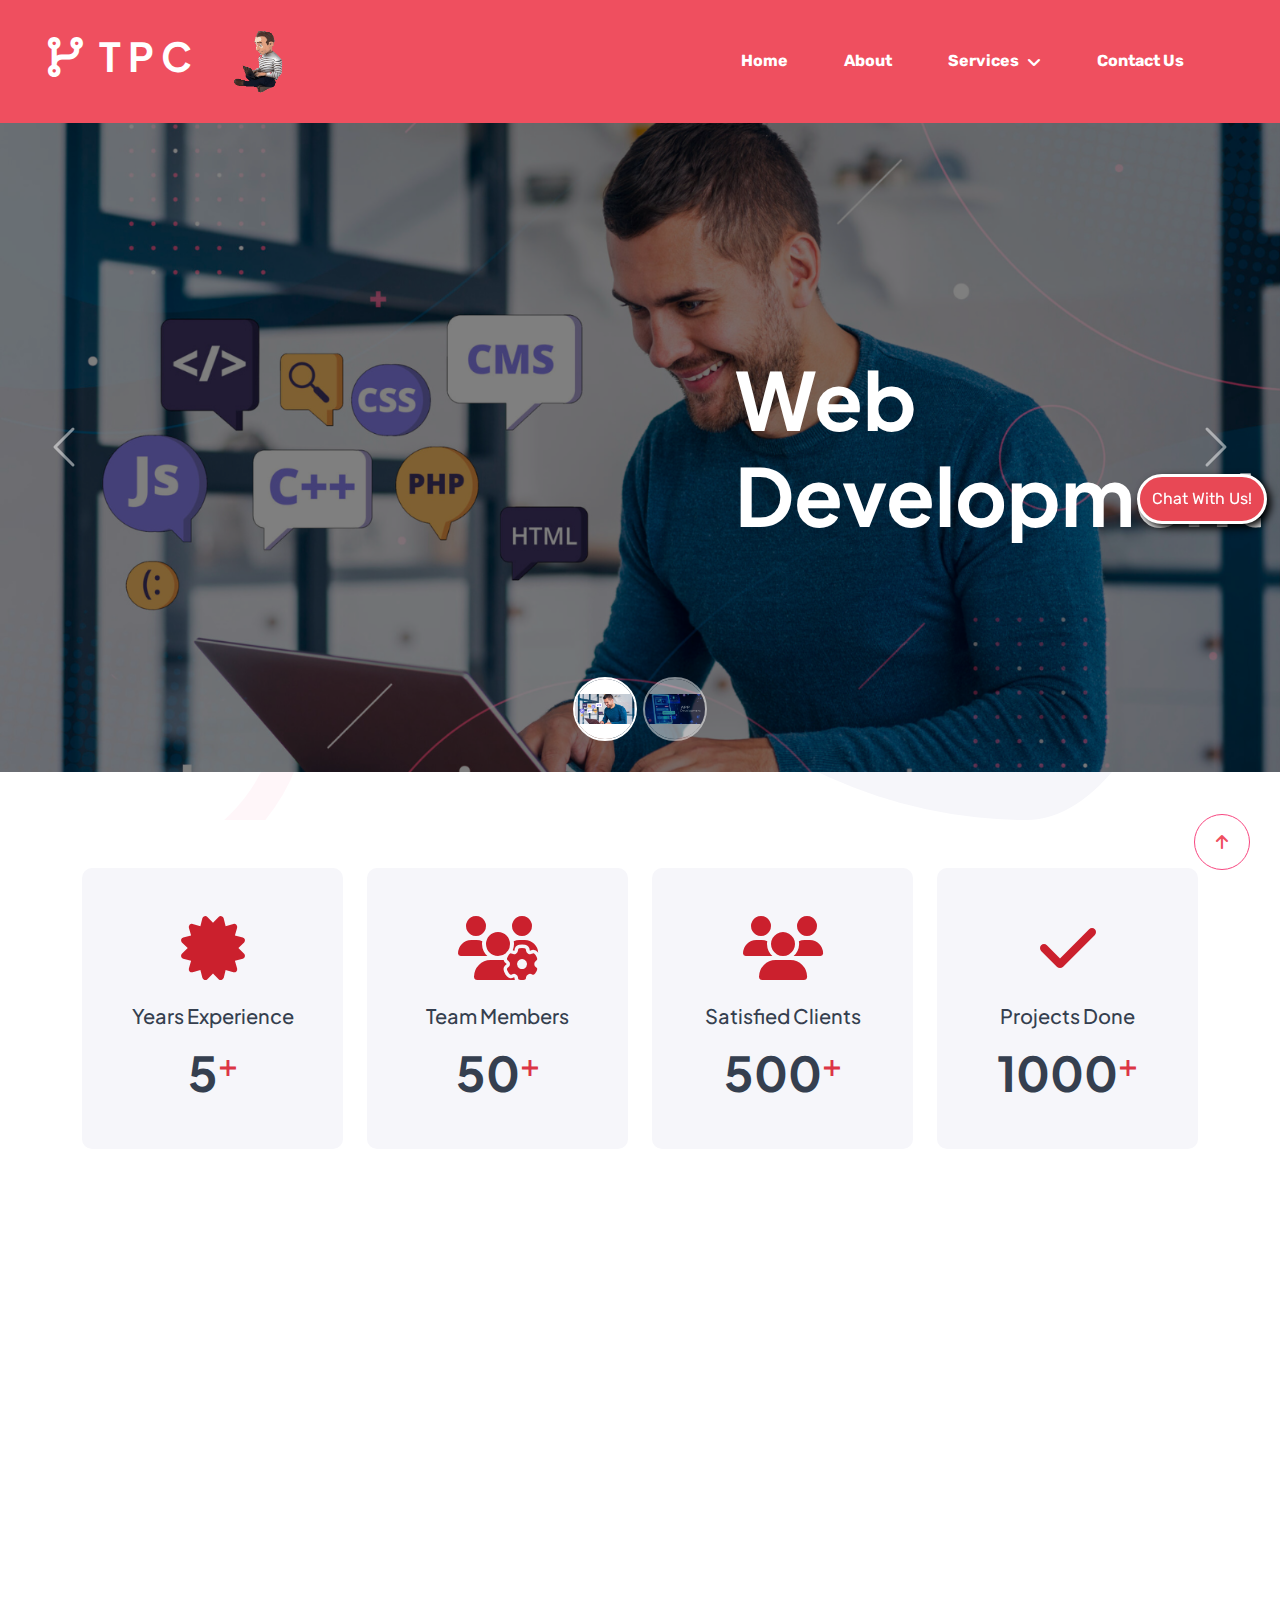
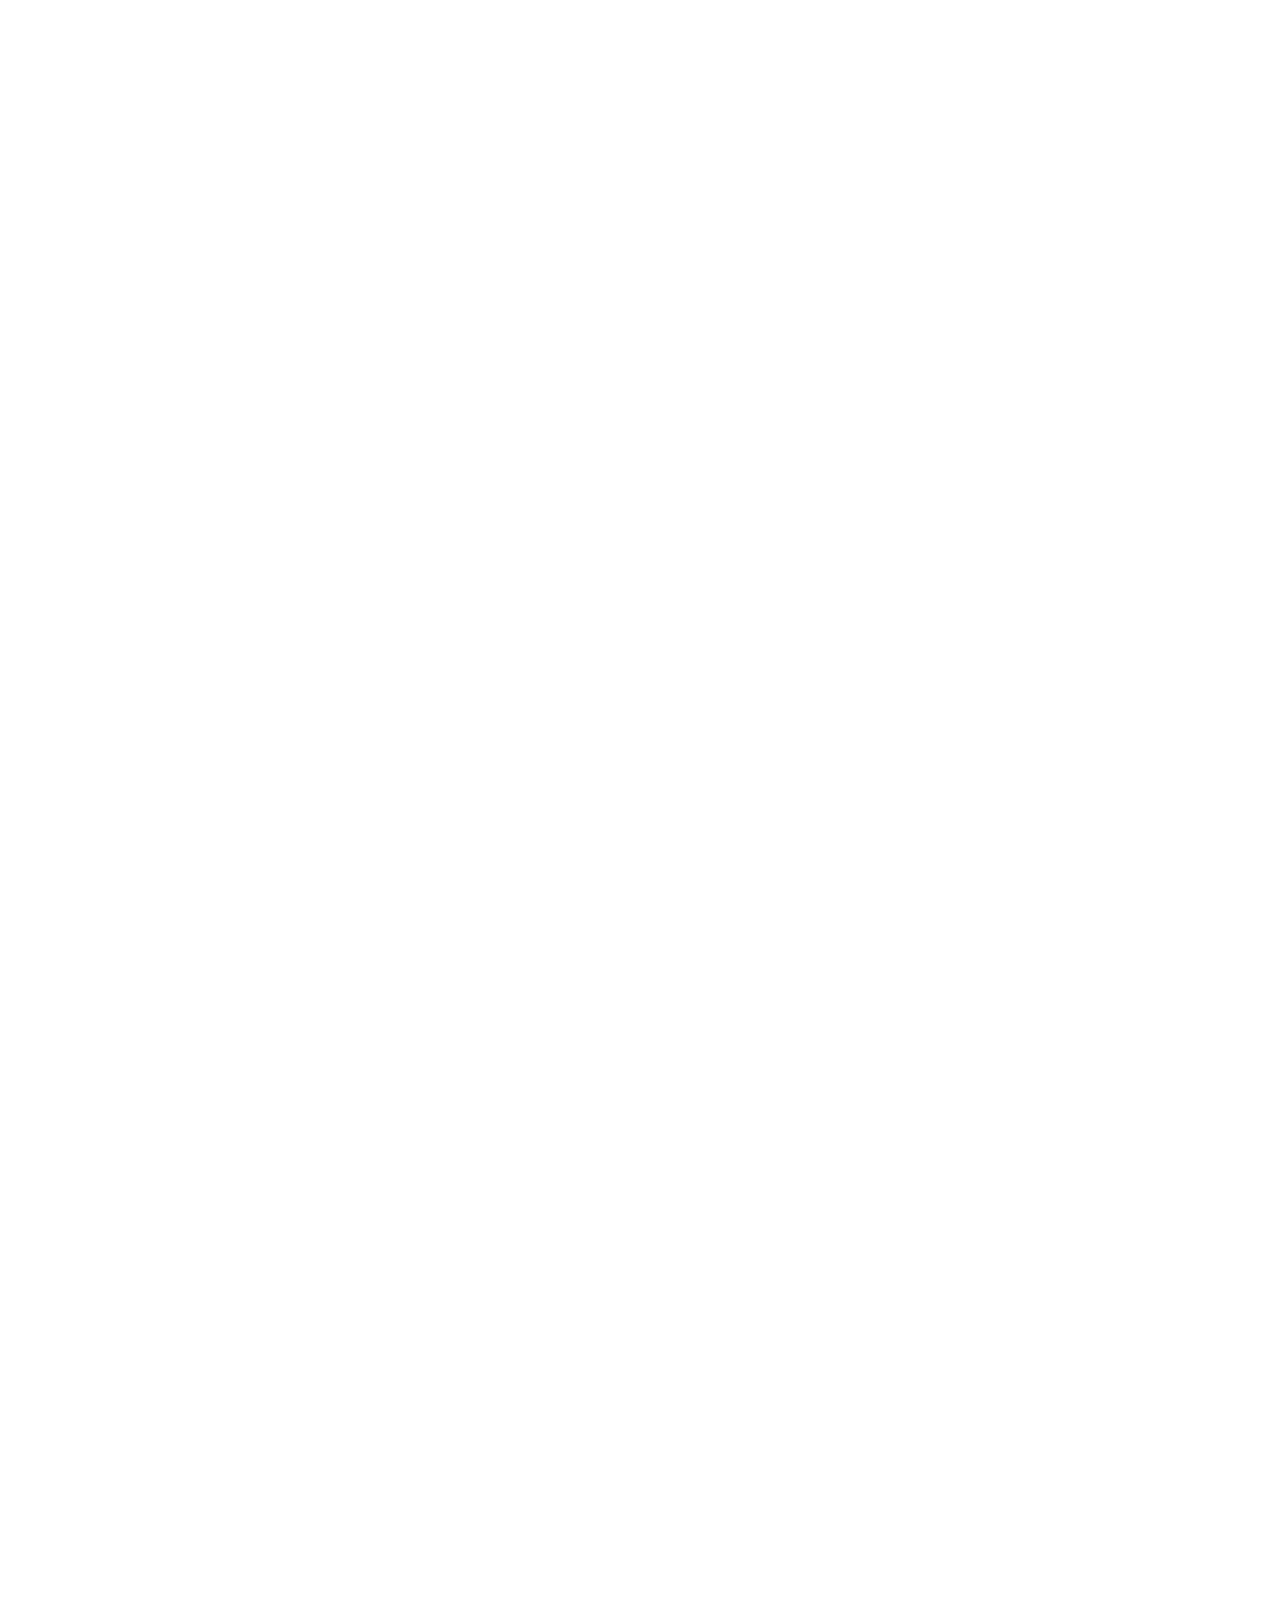
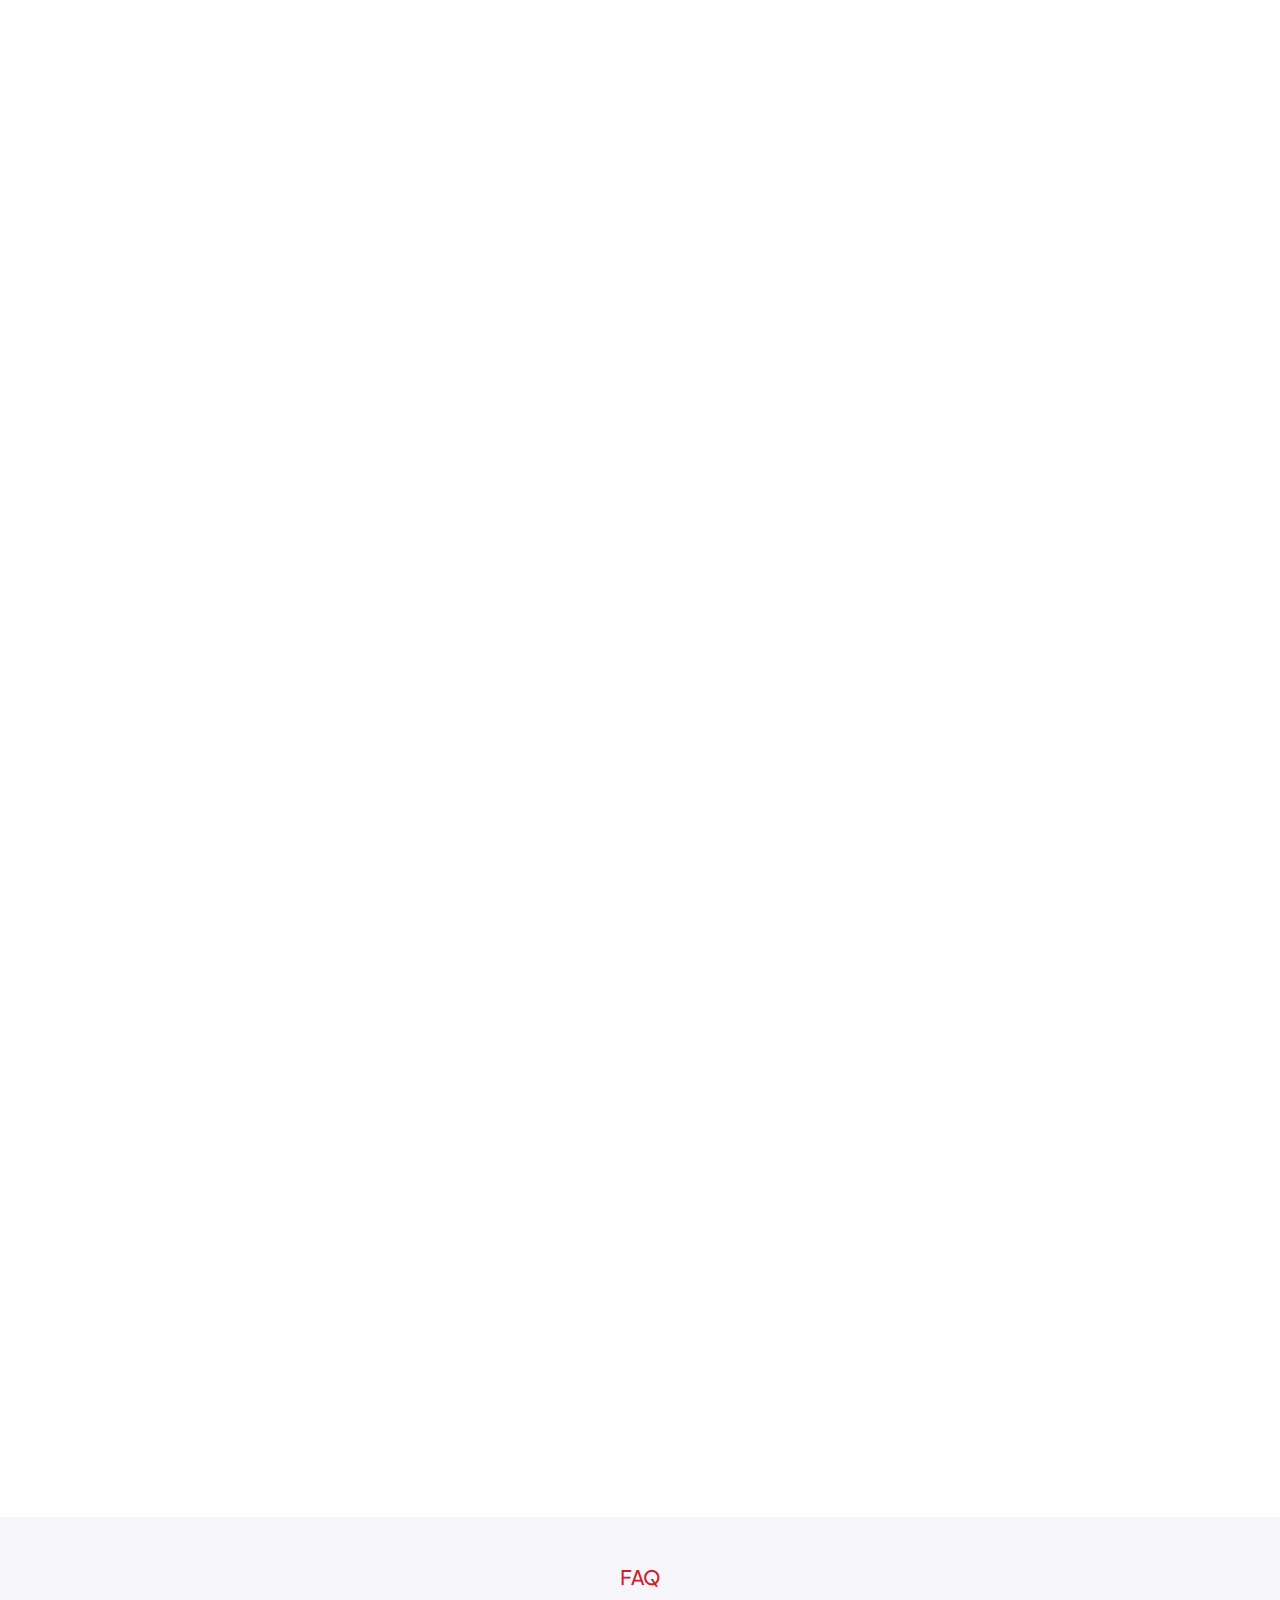
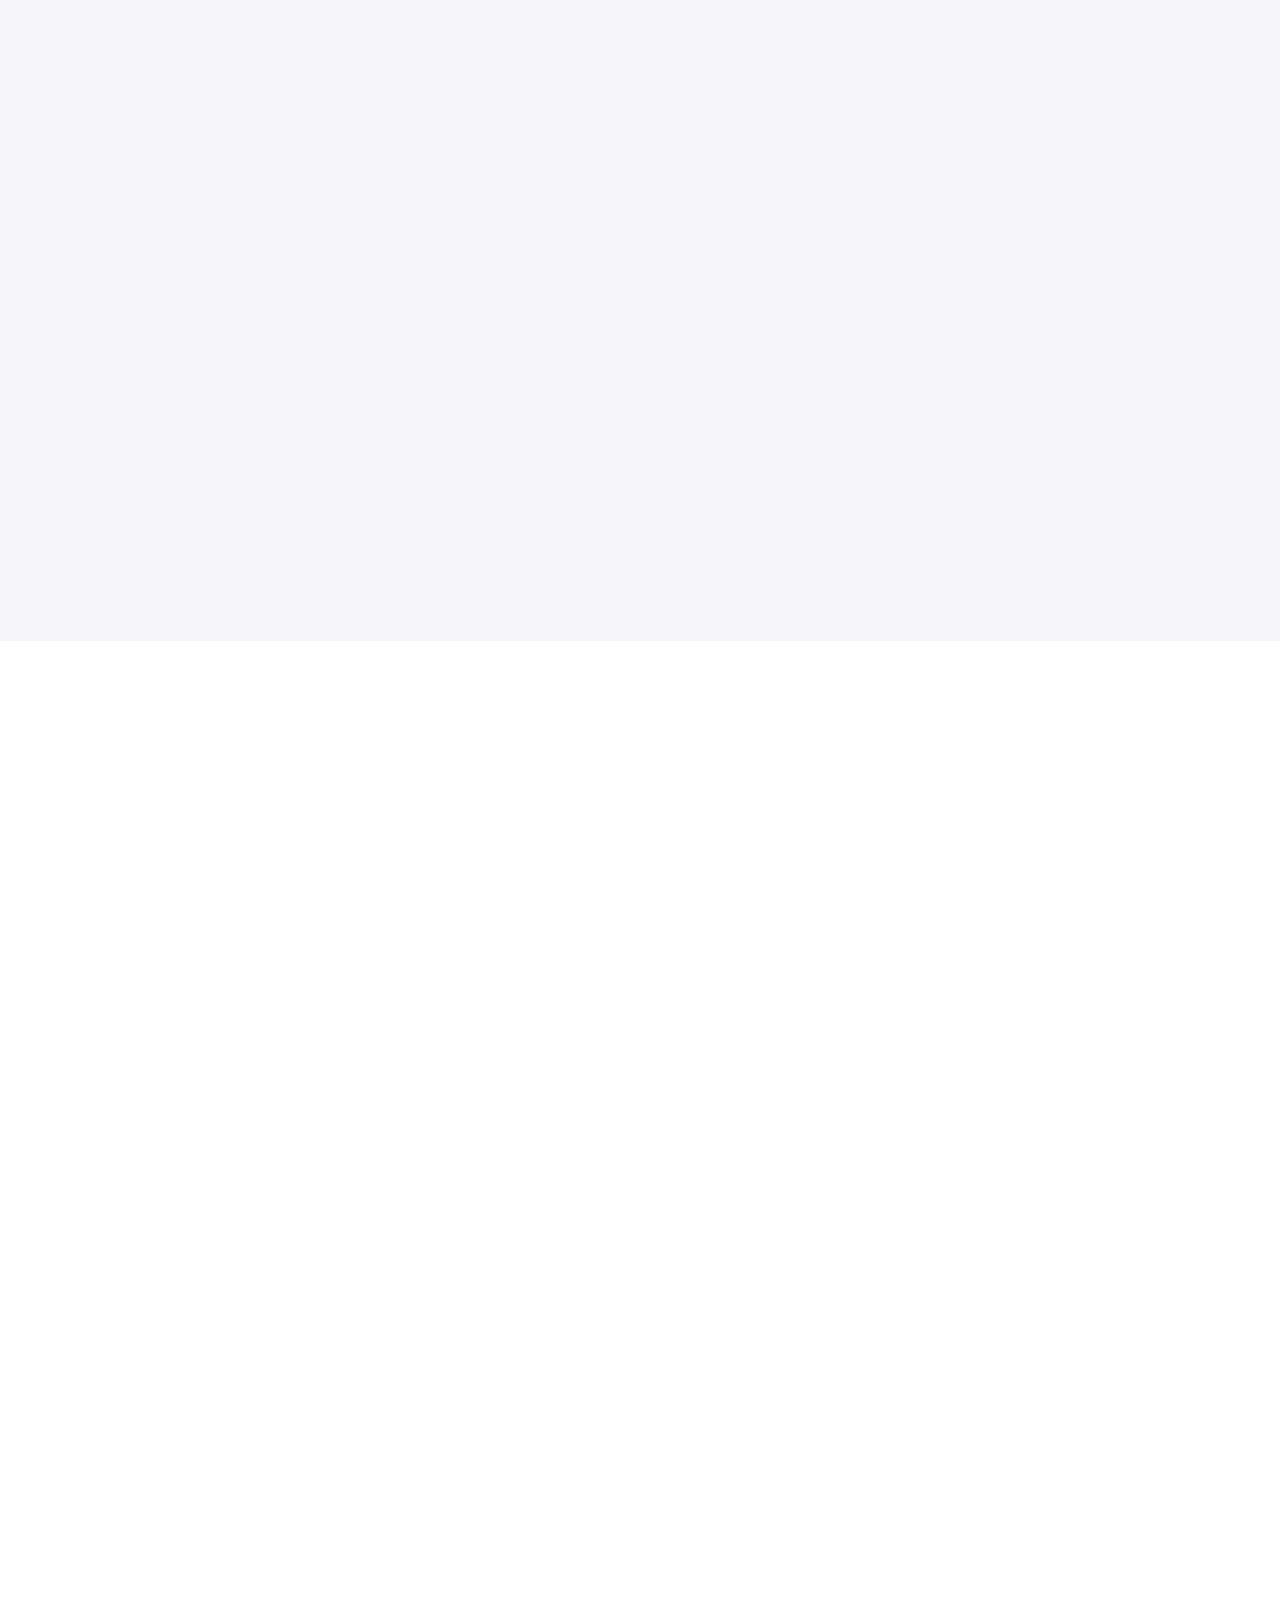
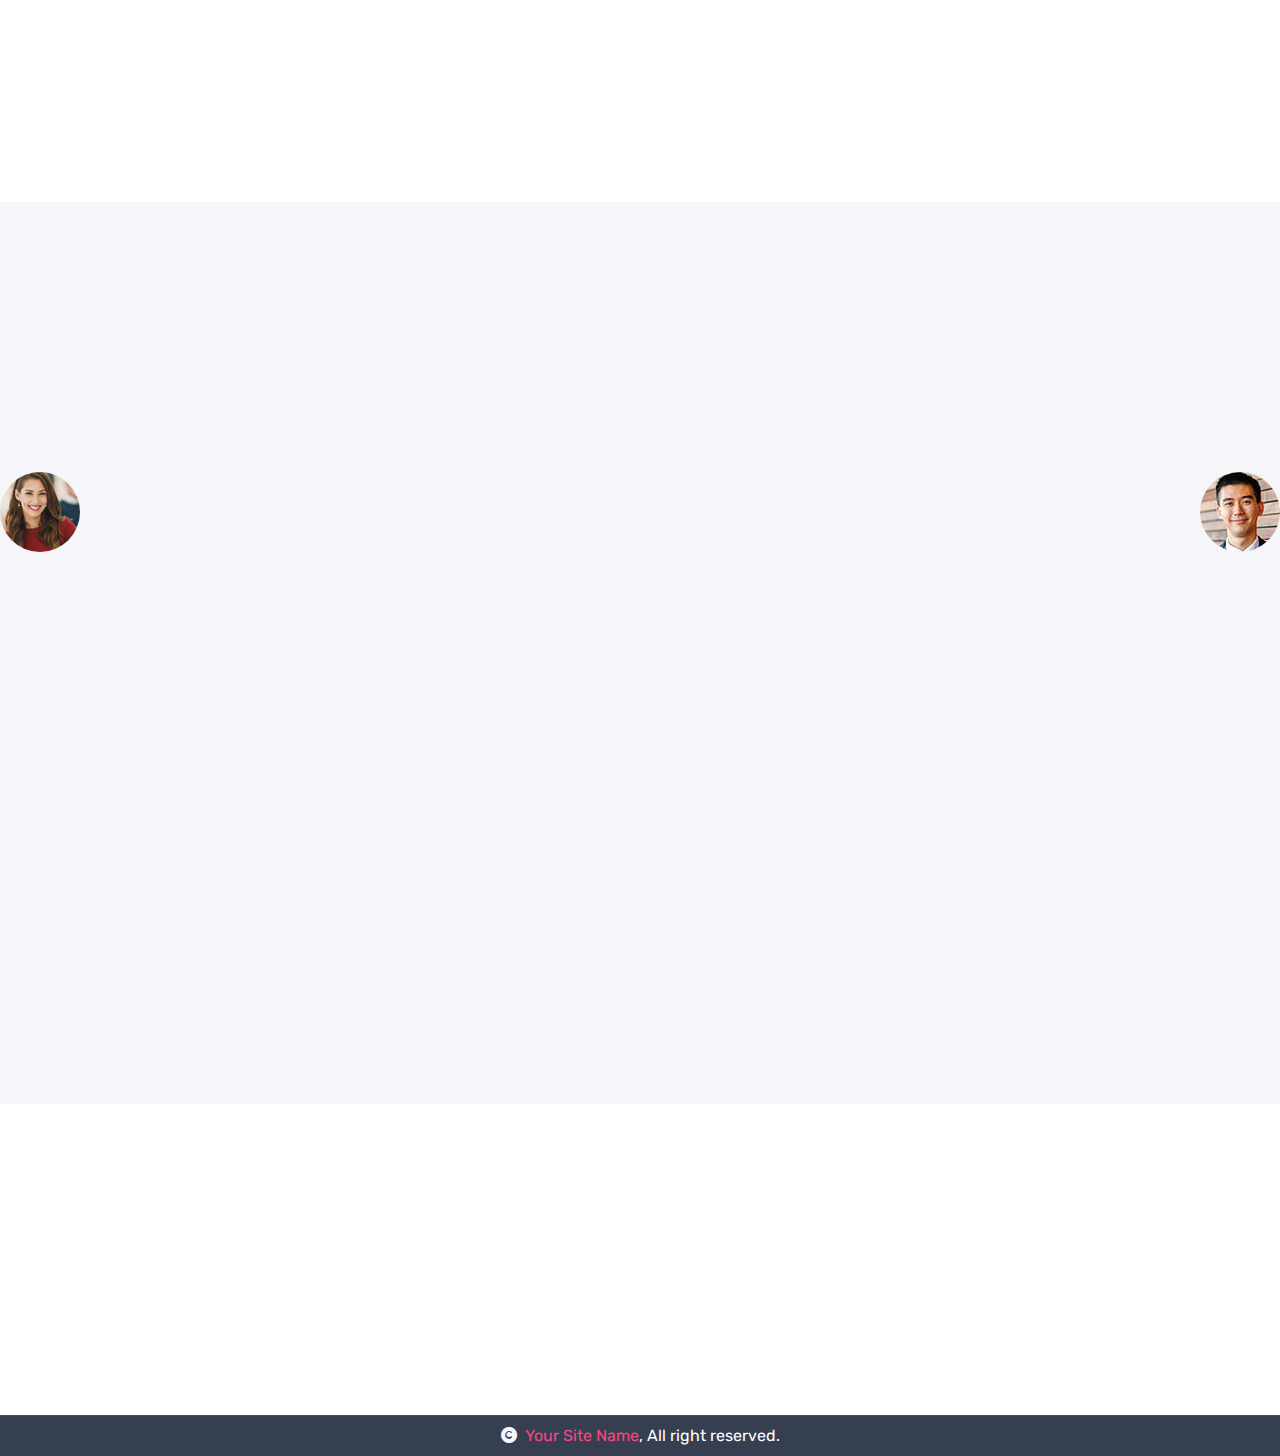
<file: index.html>
<!DOCTYPE html>
<html lang="en">

<head>
    <meta charset="utf-8">
    <title>Mailler - SaaS Website Template</title>
    <meta content="width=device-width, initial-scale=1.0, user-scalable=no" name="viewport">
    <meta content="" name="keywords">
    <meta content="" name="description">

    <!-- Google Web Fonts -->
    <link rel="preconnect" href="https://fonts.googleapis.com">
    <link rel="preconnect" href="https://fonts.gstatic.com" crossorigin>
    <link
        href="https://fonts.googleapis.com/css2?family=Plus+Jakarta+Sans:wght@500;600;700&family=Rubik:wght@400;500&display=swap"
        rel="stylesheet">

    <!-- Icon Font Stylesheet -->
    <link rel="stylesheet" href="https://cdnjs.cloudflare.com/ajax/libs/font-awesome/6.5.2/css/all.css" />
    <link href="https://cdn.jsdelivr.net/npm/bootstrap-icons@1.4.1/font/bootstrap-icons.css" rel="stylesheet">

    <!-- Libraries Stylesheet -->
    <link href="lib/animate/animate.min.css" rel="stylesheet">
    <link href="lib/owlcarousel/assets/owl.carousel.min.css" rel="stylesheet">
    <link href="lib/lightbox/css/lightbox.min.css" rel="stylesheet">


    <!-- Customized Bootstrap Stylesheet -->
    <link href="css/bootstrap.min.css" rel="stylesheet">

    <!-- Template Stylesheet -->
    <link href="css/style.css" rel="stylesheet">
</head>

<body>

    <!-- Spinner Start -->
    <div id="spinner"
        class="show bg-white position-fixed translate-middle w-100 vh-100 top-50 start-50 d-flex align-items-center justify-content-center">
        <div class="spinner-border text-primary" style="width: 3rem; height: 3rem;" role="status">
            <span class="sr-only">Loading...</span>
        </div>
    </div>
    <!-- Spinner End -->


    <!-- Navbar & Hero Start -->
    <div class="container-fluid header position-relative overflow-hidden p-0">
        <nav
            class="navbar navbar-expand-lg navbar-ligh px-5 px-lg-5 py-3 py-lg-4 d-flex justify-content-between bg-nav">
            <a href="index.html" class="navbar-brand p-0">
                <h2 class="display-6 text-white m-0"><i class="fas fa-code-branch me-3"></i>T P C<img
                        class="headanimate" src="img/headanimation.gif" /></h2>
                <!-- <img src="img/logo.png" alt="Logo"> -->
            </a>
            <button class="navbar-toggler" type="button" data-bs-toggle="collapse" data-bs-target="#navbarCollapse">
                <span class="fa fa-bars"></span>
            </button>
            <div class="collapse navbar-collapse" id="navbarCollapse">
                <div class="navbar-nav ms-auto py-3">
                    <a href="index.html" class="nav-item nav-link fw-bold nav-color text-white">Home</a>
                    <a href="about.html" class="nav-item nav-link active fw-bold text-white">About</a>
                    <div class="nav-item dropdown">
                        <a href="#" class="nav-link dropdown-toggle fw-bold text-white"
                            data-bs-toggle="dropdown">Services</a>
                        <div class="dropdown-menu m-0">
                            <a href="web_development.html" class="dropdown-item fw-bold">Web Development</a>
                            <a href="app_development.html" class="dropdown-item fw-bold">App Development</a>
                            <a href="ecommerce.html" class="dropdown-item fw-bold">E-Commerce</a>
                        </div>
                    </div>
                    <a href="contact.html" class="nav-item nav-link fw-bold text-white">Contact Us</a>
                </div>
                <!-- <a href="#" class="btn btn-light border border-primary rounded-pill text-primary py-2 px-4 me-4">Log In</a>
                    <a href="#" class="btn btn-primary rounded-pill text-white py-2 px-4">Sign Up</a> -->
            </div>
        </nav>


        <!-- Hero Header Start -->
        <!-- <div class="hero-header overflow-hidden px-5">
                <div class="rotate-img">
                    <img src="img/sty-1.png" class="img-fluid w-100" alt="">
                    <div class="rotate-sty-2"></div>
                </div>
                <div class="row gy-5 align-items-center">
                    <div class="col-lg-6 wow fadeInLeft" data-wow-delay="0.1s">
                        <h1 class="display-4 text-dark mb-4 wow fadeInUp" data-wow-delay="0.3s">Turn Emails into Revenue</h1>
                        <p class="fs-4 mb-4 wow fadeInUp" data-wow-delay="0.5s">Win new customers with the #1 email marketing and automations brand* that recommends ways to get more opens, clicks, and sales.</p>
                        <a href="#" class="btn btn-primary rounded-pill py-3 px-5 wow fadeInUp" data-wow-delay="0.7s">Get Started</a>
                    </div>
                    <div class="col-lg-6 wow fadeInRight" data-wow-delay="0.2s">
                        <img src="img/hero-img-1.png" class="img-fluid w-100 h-100" alt="">
                    </div>
                </div>
            </div> -->


        <!-- Carousel Start -->
        <div class="container-fluid p-0 mb-5 wow fadeIn" data-wow-delay="0.1s">
            <div id="header-carousel" class="carousel slide" data-bs-ride="carousel">
                <div class="carousel-indicators">
                    <button type="button" data-bs-target="#header-carousel" data-bs-slide-to="0" class="active"
                        aria-current="true" aria-label="Slide 1">
                        <img class="img-fluid" src="img/bannersweb.png" alt="Image">
                    </button>
                    <button type="button" data-bs-target="#header-carousel" data-bs-slide-to="1" aria-label="Slide 2">
                        <img class="img-fluid" src="img/banners1.png" alt="Image">
                    </button>

                </div>
                <div class="carousel-inner">
                    <div class="carousel-item active">
                        <img class="w-100 h-50" src="img/bannersweb.png" alt="Image">
                        <div class="carousel-caption">
                            <div class="p-3" style="max-width: 900px;">

                                <h1 class="display-1 text-white mb-0 animated zoomIn text-start">Web <br />Development
                                </h1>
                            </div>
                        </div>
                    </div>
                    <div class="carousel-item">
                        <img class="w-100 h-50" src="img/banners1.png" alt="Image">
                        <div class="carousel-caption">
                            <div class="p-3" style="max-width: 900px;">

                            </div>
                        </div>
                    </div>

                </div>
                <button class="carousel-control-prev" type="button" data-bs-target="#header-carousel"
                    data-bs-slide="prev">
                    <span class="carousel-control-prev-icon" aria-hidden="true"></span>
                    <span class="visually-hidden">Previous</span>
                </button>
                <button class="carousel-control-next" type="button" data-bs-target="#header-carousel"
                    data-bs-slide="next">
                    <span class="carousel-control-next-icon" aria-hidden="true"></span>
                    <span class="visually-hidden">Next</span>
                </button>
            </div>
        </div>
        <!-- Carousel End -->
    </div>
    <!-- Hero Header End -->
    <!-- Navbar & Hero End -->

    <!--whatsapp-->
    <div class="whatsapp">
        <a href="https://wa.me/+918897922151" target="_blank">
            <!-- <i class="fa-brands fa-whatsapp"></i> -->
             <p>Chat With Us!</p>
        </a>
    </div>
    <!--whatsapp-->

    <!-- Facts Start -->
    <div class="container-xxl py-5">
        <div class="container">
            <div class="row g-4">
                <div class="col-lg-3 col-md-6 wow fadeInUp" data-wow-delay="0.1s">
                    <div class="fact-item bg-light rounded text-center h-100 p-5">
                        <i class="fa fa-certificate fa-4x text-primary mb-4"></i>
                        <h5 class="mb-3">Years Experience</h5>
                        <div class="d-flex flex-row justify-content-center">
                            <h2 class="display-5 mb-0" data-toggle="counter-up">5</h2>
                            <h2 class="text-danger">+</h2>
                        </div>
                    </div>
                </div>
                <div class="col-lg-3 col-md-6 wow fadeInUp" data-wow-delay="0.3s">
                    <div class="fact-item bg-light rounded text-center h-100 p-5">
                        <i class="fa fa-users-cog fa-4x text-primary mb-4"></i>
                        <h5 class="mb-3">Team Members</h5>
                        <div class="d-flex flex-row justify-content-center">
                            <h2 class="display-5 mb-0" data-toggle="counter-up">50</h2>
                            <h2 class="text-danger">+</h2>
                        </div>
                    </div>
                </div>
                <div class="col-lg-3 col-md-6 wow fadeInUp" data-wow-delay="0.5s">
                    <div class="fact-item bg-light rounded text-center h-100 p-5">
                        <i class="fa fa-users fa-4x text-primary mb-4"></i>
                        <h5 class="mb-3">Satisfied Clients</h5>
                        <div class="d-flex flex-row justify-content-center">
                            <h2 class="display-5 mb-0" data-toggle="counter-up">500</h2>
                            <h2 class="text-danger">+</h2>
                        </div>
                    </div>
                </div>
                <div class="col-lg-3 col-md-6 wow fadeInUp" data-wow-delay="0.7s">
                    <div class="fact-item bg-light rounded text-center h-100 p-5">
                        <i class="fa fa-check fa-4x text-primary mb-4"></i>
                        <h5 class="mb-3">Projects Done</h5>
                        <div class="d-flex flex-row justify-content-center">
                            <h2 class="display-5 mb-0" data-toggle="counter-up">1000</h2>
                            <h2 class="text-danger">+</h2>
                        </div>
                    </div>
                </div>
            </div>
        </div>
    </div>
    <!-- Facts End -->


    <!-- About Start -->
    <div class="container-xxl py-5">
        <div class="container">
            <div class="row g-5">
                <div class="col-lg-6 wow fadeInLeft" data-wow-delay="0.1s">
                    <div class="img-border">
                        <img class="img-fluid" src="img/banners6.png" alt="">
                    </div>
                </div>
                <div class="col-lg-6 wow fadeInUp" data-wow-delay="0.5s">
                    <div class="h-100">
                        <h6 class="section-title bg-white text-start text-primary pe-3">About Us</h6>
                        <h2 class="display-6 mb-4">The Patterns Comppany With <span class="text-primary">5+ Years</span> Of
                            Experience</h2>
                        <p>Tempor erat elitr rebum at clita. Diam dolor diam ipsum sit. Aliqu diam amet diam et eos.
                            Clita erat ipsum et lorem et sit, sed stet lorem sit clita duo justo magna dolore erat amet
                        </p>
                        <p class="mb-4">Stet no et lorem dolor et diam, amet duo ut dolore vero eos. No stet est diam
                            rebum amet diam ipsum. Clita clita labore, dolor duo nonumy clita sit at, sed sit sanctus
                            dolor eos.</p>
                        <div class="d-flex align-items-center mb-4 pb-2">
                            <img class="flex-shrink-0 rounded-circle" src="img/ajaysir.jpg" alt=""
                                style="width: 50px; height: 50px;">
                            <div class="ps-4">
                                <h6>Ajay Manthri</h6>
                                <small>CEO & Founder</small>
                            </div>
                        </div>
                        <a class="btn btn-primary rounded-pill py-3 px-5" href="about.html">Read More</a>
                    </div>
                </div>
            </div>
        </div>
    </div>
    <!-- About End -->


    <!-- Service Start -->
    <div class="container-xxl py-5">
        <div class="container">
            <div class="text-center mx-auto mb-5 wow fadeInUp" data-wow-delay="0.1s" style="max-width: 600px;">
                <h6 class="section-title bg-white text-center text-primary px-3">Services</h6>
                <h2 class="display-6 mb-4">We Focuse On Making The Best In All Sectors</h2>
            </div>
            <div class="row g-4 ">
                <div class="col-lg-4 col-md-6 wow fadeInUp " data-wow-delay="0.1s">
                    <div>
                        <a class="service-item d-block rounded text-center h-100 p-4" href="">
                            <img class="img-fluid rounded mb-4" src="img/man-1835-256-unscreen.gif" alt="">
                            <button class="servicebut">Web Development</button>

                        </a>
                    </div>
                </div>
                <div class="col-lg-4 col-md-6 wow fadeInUp " data-wow-delay="0.3s">
                    <div class="">
                        <a class="service-item d-block rounded text-center h-100 p-4" href="">
                            <img class="img-fluid rounded mb-4" src="img/apps-9383_256.gif" alt="">
                            <button class="servicebut">App Development</button>
                        </a>
                    </div>
                </div>
                <div class="col-lg-4 col-md-6 wow fadeInUp" data-wow-delay="0.5s">
                    <div class="">
                        <a class="service-item d-block rounded text-center h-100 p-4" href="">
                            <img class="img-fluid rounded mb-4" src="img/cart-5504-256-unscreen.gif" alt="">
                            <button class="servicebut">Ecommerce</button>
                        </a>
                    </div>
                </div>

            </div>
        </div>
    </div>
    <!-- Service End -->

    <!-- Feature Start -->
    <div class="container-xxl py-5">
        <div class="container">
            <div class="row g-5">
                <div class="col-lg-6 wow fadeInUp" data-wow-delay="0.1s">
                    <div class="h-100">
                        <h6 class="section-title bg-white text-start text-primary pe-3">Why Choose Us</h6>
                        <h2 class="display-6 mb-4">Why People Trust Us? Learn About Us!</h2>
                        <p class="mb-4">Choose The Patterns Company for expert web, app, and e-commerce development.
                            We deliver custom, high-quality solutions to boost your business. Experience excellence and
                            innovation
                            with our dedicated team.</p>
                        <div class="row g-4">
                            <div class="col-12">
                                <div class="skill">
                                    <div class="d-flex justify-content-between">
                                        <p class="mb-2">Web Development</p>
                                        <p class="mb-2">100%</p>
                                    </div>
                                    <div class="progress">
                                        <div class="progress-bar bg-primary" role="progressbar" aria-valuenow="100"
                                            aria-valuemin="0" aria-valuemax="100"></div>
                                    </div>
                                </div>
                            </div>
                            <div class="col-12">
                                <div class="skill">
                                    <div class="d-flex justify-content-between">
                                        <p class="mb-2">Ecommerce</p>
                                        <p class="mb-2">90%</p>
                                    </div>
                                    <div class="progress">
                                        <div class="progress-bar bg-primary" role="progressbar" aria-valuenow="90"
                                            aria-valuemin="0" aria-valuemax="100"></div>
                                    </div>
                                </div>
                            </div>
                            <div class="col-12">
                                <div class="skill">
                                    <div class="d-flex justify-content-between">
                                        <p class="mb-2">App Development</p>
                                        <p class="mb-2">95%</p>
                                    </div>
                                    <div class="progress">
                                        <div class="progress-bar bg-primary" role="progressbar" aria-valuenow="95"
                                            aria-valuemin="0" aria-valuemax="100"></div>
                                    </div>
                                </div>
                            </div>
                        </div>
                    </div>
                </div>
                <div class="col-lg-6 wow fadeInUp" data-wow-delay="0.5s">
                    <div class="img-border">
                        <img class="img-fluid" src="img/banners4.png" alt="">
                    </div>
                </div>
            </div>
        </div>
    </div>
    <!-- Feature End -->
    <!-- Project Start -->
    <div class="container-xxl py-5">
        <div class="container">
            <div class="text-center mx-auto mb-5 wow fadeInUp" data-wow-delay="0.1s" style="max-width: 600px;">
                <h6 class="section-title bg-white text-center text-primary px-3">Our Projects</h6>
                <h2 class="display-6 mb-4">Learn More About Our Complete Projects</h2>
            </div>
            <div class="owl-carousel project-carousel wow fadeInUp" data-wow-delay="0.1s">
                <div class="project-item border rounded h-100 p-4" data-dot="01">
                    <div class="position-relative mb-4">
                        <img class="img-fluid rounded" src="img/projectss/GlamourLounge.png" alt="">
                        <a href="img/projectss/GlamourLounge.png" data-lightbox="project"><i
                                class="fa fa-eye fa-2x"></i></a>
                    </div>
                    <div>
                        <h6>UI / UX Design</h6>
                        <span>######## website design and development</span>
                    </div>
                </div>
                <div class="project-item border rounded h-100 p-4" data-dot="02">
                    <div class="position-relative mb-4">
                        <img class="img-fluid rounded" src="img/projectss/ochron.png" alt="">
                        <a href="img/projectss/ochron.png" data-lightbox="project"><i class="fa fa-eye fa-2x"></i></a>
                    </div>
                    <h6>UI / UX Design</h6>
                    <span>######## website design and development</span>
                </div>
                <div class="project-item border rounded h-100 p-4" data-dot="03">
                    <div class="position-relative mb-4">
                        <img class="img-fluid rounded" src="img/projectss/megakit.png" alt="">
                        <a href="img/projectss/megakit.png" data-lightbox="project"><i class="fa fa-eye fa-2x"></i></a>
                    </div>
                    <h6>UI / UX Design</h6>
                    <span>######## website design and development</span>
                </div>
                <div class="project-item border rounded h-100 p-4" data-dot="04">
                    <div class="position-relative mb-4">
                        <img class="img-fluid rounded" src="img/projectss/vsmile.png" alt="">
                        <a href="img/projectss/vsmile.png" data-lightbox="project"><i class="fa fa-eye fa-2x"></i></a>
                    </div>
                    <h6>UI / UX Design</h6>
                    <span>######## website design and developmentt</span>
                </div>
                <div class="project-item border rounded h-100 p-4" data-dot="05">
                    <div class="position-relative mb-4">
                        <img class="img-fluid rounded" src="img/projectss/chitra.png" alt="">
                        <a href="img/projectss/chitra.png" data-lightbox="project"><i class="fa fa-eye fa-2x"></i></a>
                    </div>
                    <h6>UI / UX Design</h6>
                    <span>######## website design and development</span>
                </div>
                <div class="project-item border rounded h-100 p-4" data-dot="06">
                    <div class="position-relative mb-4">
                        <img class="img-fluid rounded" src="img/projectss/constru.png" alt="">
                        <a href="img/projectss/constru.png" data-lightbox="project"><i class="fa fa-eye fa-2x"></i></a>
                    </div>
                    <h6>UI / UX Design</h6>
                    <span>######## website design and development</span>
                </div>
                <div class="project-item border rounded h-100 p-4" data-dot="07">
                    <div class="position-relative mb-4">
                        <img class="img-fluid rounded" src="img/projectss/perfectspaces.png" alt="">
                        <a href="img/projectss/perfectspaces.png" data-lightbox="project"><i
                                class="fa fa-eye fa-2x"></i></a>
                    </div>
                    <h6>UI / UX Design</h6>
                    <span>######## website design and development</span>
                </div>
                <div class="project-item border rounded h-100 p-4" data-dot="08">
                    <div class="position-relative mb-4">
                        <img class="img-fluid rounded" src="img/projectss/rajaroy.png" alt="">
                        <a href="img/projectss/rajaroy.png" data-lightbox="project"><i class="fa fa-eye fa-2x"></i></a>
                    </div>
                    <h6>UI / UX Design</h6>
                    <span>######## website design and development</span>
                </div>
                <div class="project-item border rounded h-100 p-4" data-dot="09">
                    <div class="position-relative mb-4">
                        <img class="img-fluid rounded" src="img/projectss/saanvik.png" alt="">
                        <a href="img/projectss/saanvik.png" data-lightbox="project"><i class="fa fa-eye fa-2x"></i></a>
                    </div>
                    <h6>UI / UX Design</h6>
                    <span>######## website design and development</span>
                </div>
                <div class="project-item border rounded h-100 p-4" data-dot="10">
                    <div class="position-relative mb-4">
                        <img class="img-fluid rounded" src="img/projectss/sribalaji.png" alt="">
                        <a href="img/projectss/sribalaji.png" data-lightbox="project"><i
                                class="fa fa-eye fa-2x"></i></a>
                    </div>
                    <h6>UI / UX Design</h6>
                    <span>######## website design and development</span>
                </div>
                <div class="project-item border rounded h-100 p-4" data-dot="11">
                    <div class="position-relative mb-4">
                        <img class="img-fluid rounded" src="img/projectss/srilakshmi.png" alt="">
                        <a href="img/projectss/srilakshmi.png" data-lightbox="project"><i
                                class="fa fa-eye fa-2x"></i></a>
                    </div>
                    <h6>UI / UX Design</h6>
                    <span>######## website design and development</span>
                </div>
                <div class="project-item border rounded h-100 p-4" data-dot="12">
                    <div class="position-relative mb-4">
                        <img class="img-fluid rounded" src="img/projectss/elysianskin.png" alt="">
                        <a href="img/projectss/elysianskin.png" data-lightbox="project"><i
                                class="fa fa-eye fa-2x"></i></a>
                    </div>
                    <h6>UI / UX Design</h6>
                    <span>######## website design and development</span>
                </div>
                <div class="project-item border rounded h-100 p-4" data-dot="13">
                    <div class="position-relative mb-4">
                        <img class="img-fluid rounded" src="img/projectss/elysiandental.png" alt="">
                        <a href="img/projectss/elysiandental.png" data-lightbox="project"><i
                                class="fa fa-eye fa-2x"></i></a>
                    </div>
                    <h6>UI / UX Design</h6>
                    <span>######## website design and development</span>
                </div>
                <div class="project-item border rounded h-100 p-4" data-dot="14">
                    <div class="position-relative mb-4">
                        <img class="img-fluid rounded" src="img/projectss/Eagleeye.png" alt="">
                        <a href="img/projectss/Eagleeye.png" data-lightbox="project"><i class="fa fa-eye fa-2x"></i></a>
                    </div>
                    <h6>UI / UX Design</h6>
                    <span>######## website design and development</span>
                </div>
            </div>
        </div>
    </div>
    <!-- Project End -->


    <!-- Team Start -->
    <div class="container-xxl py-5">
        <div class="container">
            <div class="text-center mx-auto mb-5 wow fadeInUp" data-wow-delay="0.1s" style="max-width: 600px;">
                <h6 class="section-title bg-white text-center text-primary px-3">Our Team</h6>
                <h2 class="display-6 mb-4">We Are A Creative Team For Your Dream Project</h2>
            </div>
            <div class="row g-4">
                <div class="col-lg-4 col-md-6 wow fadeInUp" data-wow-delay="0.1s">
                    <div class="team-item text-center p-4">
                        <img class="img-fluid border rounded-circle w-75 p-2 mb-4" src="img/banners5.png" alt="">
                        <div class="team-text">
                            <div class="team-title">
                                <h5>Full Name</h5>
                                <span>Designation</span>
                            </div>
                            <div class="team-social">
                                <a class="btn btn-square btn-primary rounded-circle" href=""><i
                                        class="fab fa-facebook-f"></i></a>
                                <a class="btn btn-square btn-primary rounded-circle" href=""><i
                                        class="fab fa-twitter"></i></a>
                                <a class="btn btn-square btn-primary rounded-circle" href=""><i
                                        class="fab fa-instagram"></i></a>
                            </div>
                        </div>
                    </div>
                </div>
                <div class="col-lg-4 col-md-6 wow fadeInUp" data-wow-delay="0.3s">
                    <div class="team-item text-center p-4">
                        <img class="img-fluid border rounded-circle w-75 p-2 mb-4" src="img/banners5.png" alt="">
                        <div class="team-text">
                            <div class="team-title">
                                <h5>Full Name</h5>
                                <span>Designation</span>
                            </div>
                            <div class="team-social">
                                <a class="btn btn-square btn-primary rounded-circle" href=""><i
                                        class="fab fa-facebook-f"></i></a>
                                <a class="btn btn-square btn-primary rounded-circle" href=""><i
                                        class="fab fa-twitter"></i></a>
                                <a class="btn btn-square btn-primary rounded-circle" href=""><i
                                        class="fab fa-instagram"></i></a>
                            </div>
                        </div>
                    </div>
                </div>
                <div class="col-lg-4 col-md-6 wow fadeInUp" data-wow-delay="0.5s">
                    <div class="team-item text-center p-4">
                        <img class="img-fluid border rounded-circle w-75 p-2 mb-4" src="img/banners5.png" alt="">
                        <div class="team-text">
                            <div class="team-title">
                                <h5>Full Name</h5>
                                <span>Designation</span>
                            </div>
                            <div class="team-social">
                                <a class="btn btn-square btn-primary rounded-circle" href=""><i
                                        class="fab fa-facebook-f"></i></a>
                                <a class="btn btn-square btn-primary rounded-circle" href=""><i
                                        class="fab fa-twitter"></i></a>
                                <a class="btn btn-square btn-primary rounded-circle" href=""><i
                                        class="fab fa-instagram"></i></a>
                            </div>
                        </div>
                    </div>
                </div>

                <div class="col-lg-4 col-md-6 wow fadeInUp" data-wow-delay="0.5s">
                    <div class="team-item text-center p-4">
                        <img class="img-fluid border rounded-circle w-75 p-2 mb-4" src="img/banners5.png" alt="">
                        <div class="team-text">
                            <div class="team-title">
                                <h5>Full Name</h5>
                                <span>Designation</span>
                            </div>
                            <div class="team-social">
                                <a class="btn btn-square btn-primary rounded-circle" href=""><i
                                        class="fab fa-facebook-f"></i></a>
                                <a class="btn btn-square btn-primary rounded-circle" href=""><i
                                        class="fab fa-twitter"></i></a>
                                <a class="btn btn-square btn-primary rounded-circle" href=""><i
                                        class="fab fa-instagram"></i></a>
                            </div>
                        </div>
                    </div>
                </div>
                <div class="col-lg-4 col-md-6 wow fadeInUp" data-wow-delay="0.5s">
                    <div class="team-item text-center p-4">
                        <img class="img-fluid border rounded-circle w-75 p-2 mb-4" src="img/banners5.png" alt="">
                        <div class="team-text">
                            <div class="team-title">
                                <h5>Full Name</h5>
                                <span>Designation</span>
                            </div>
                            <div class="team-social">
                                <a class="btn btn-square btn-primary rounded-circle" href=""><i
                                        class="fab fa-facebook-f"></i></a>
                                <a class="btn btn-square btn-primary rounded-circle" href=""><i
                                        class="fab fa-twitter"></i></a>
                                <a class="btn btn-square btn-primary rounded-circle" href=""><i
                                        class="fab fa-instagram"></i></a>
                            </div>
                        </div>
                    </div>
                </div>
                <div class="col-lg-4 col-md-6 wow fadeInUp" data-wow-delay="0.5s">
                    <div class="team-item text-center p-4">
                        <img class="img-fluid border rounded-circle w-75 p-2 mb-4" src="img/banners5.png" alt="">
                        <div class="team-text">
                            <div class="team-title">
                                <h5>Full Name</h5>
                                <span>Designation</span>
                            </div>
                            <div class="team-social">
                                <a class="btn btn-square btn-primary rounded-circle" href=""><i
                                        class="fab fa-facebook-f"></i></a>
                                <a class="btn btn-square btn-primary rounded-circle" href=""><i
                                        class="fab fa-twitter"></i></a>
                                <a class="btn btn-square btn-primary rounded-circle" href=""><i
                                        class="fab fa-instagram"></i></a>
                            </div>
                        </div>
                    </div>
                </div>
                <div class="col-lg-4 col-md-6 wow fadeInUp" data-wow-delay="0.5s">
                    <div class="team-item text-center p-4">
                        <img class="img-fluid border rounded-circle w-75 p-2 mb-4" src="img/banners5.png" alt="">
                        <div class="team-text">
                            <div class="team-title">
                                <h5>Full Name</h5>
                                <span>Designation</span>
                            </div>
                            <div class="team-social">
                                <a class="btn btn-square btn-primary rounded-circle" href=""><i
                                        class="fab fa-facebook-f"></i></a>
                                <a class="btn btn-square btn-primary rounded-circle" href=""><i
                                        class="fab fa-twitter"></i></a>
                                <a class="btn btn-square btn-primary rounded-circle" href=""><i
                                        class="fab fa-instagram"></i></a>
                            </div>
                        </div>
                    </div>
                </div>
                <div class="col-lg-4 col-md-6 wow fadeInUp" data-wow-delay="0.5s">
                    <div class="team-item text-center p-4">
                        <img class="img-fluid border rounded-circle w-75 p-2 mb-4" src="img/banners5.png" alt="">
                        <div class="team-text">
                            <div class="team-title">
                                <h5>Full Name</h5>
                                <span>Designation</span>
                            </div>
                            <div class="team-social">
                                <a class="btn btn-square btn-primary rounded-circle" href=""><i
                                        class="fab fa-facebook-f"></i></a>
                                <a class="btn btn-square btn-primary rounded-circle" href=""><i
                                        class="fab fa-twitter"></i></a>
                                <a class="btn btn-square btn-primary rounded-circle" href=""><i
                                        class="fab fa-instagram"></i></a>
                            </div>
                        </div>
                    </div>
                </div>
                <div class="col-lg-4 col-md-6 wow fadeInUp" data-wow-delay="0.5s">
                    <div class="team-item text-center p-4">
                        <img class="img-fluid border rounded-circle w-75 p-2 mb-4" src="img/banners5.png" alt="">
                        <div class="team-text">
                            <div class="team-title">
                                <h5>Full Name</h5>
                                <span>Designation</span>
                            </div>
                            <div class="team-social">
                                <a class="btn btn-square btn-primary rounded-circle" href=""><i
                                        class="fab fa-facebook-f"></i></a>
                                <a class="btn btn-square btn-primary rounded-circle" href=""><i
                                        class="fab fa-twitter"></i></a>
                                <a class="btn btn-square btn-primary rounded-circle" href=""><i
                                        class="fab fa-instagram"></i></a>
                            </div>
                        </div>
                    </div>
                </div>


            </div>
        </div>
    </div>
    <!-- Team End -->

    <!-- Service Start -->
    <!-- <div class="container-fluid service py-5">
            <div class="container py-5">
                <div class="text-center mx-auto mb-5 wow fadeInUp" data-wow-delay="0.1s" style="max-width: 900px;">
                    <h4 class="mb-1 text-primary">Our Service</h4>
                    <h1 class="display-5 mb-4">What We Can Do For You</h1>
                    <p class="mb-0">Dolor sit amet consectetur, adipisicing elit. Ipsam, beatae maxime. Vel animi eveniet doloremque reiciendis soluta iste provident non rerum illum perferendis earum est architecto dolores vitae quia vero quod incidunt culpa corporis, porro doloribus. Voluptates nemo doloremque cum.
                    </p>
                </div>
                <div class="row g-4 justify-content-center">
                    <div class="col-md-6 col-lg-4 col-xl-3 wow fadeInUp" data-wow-delay="0.1s">
                        <div class="service-item text-center rounded p-4">
                            <div class="service-icon d-inline-block bg-light rounded p-4 mb-4"><i class="fas fa-mail-bulk fa-5x text-secondary"></i></div>
                            <div class="service-content">
                                <h4 class="mb-4">Email Newsletters</h4>
                                <p class="mb-4">Lorem ipsum dolor sit amet consectetur adipisicing elit.consectetur adipisicing elit
                                </p>
                                <a href="#" class="btn btn-light rounded-pill text-primary py-2 px-4">Read More</a>
                            </div>
                        </div>
                    </div>
                    <div class="col-md-6 col-lg-4 col-xl-3 wow fadeInUp" data-wow-delay="0.3s">
                        <div class="service-item text-center rounded p-4">
                            <div class="service-icon d-inline-block bg-light rounded p-4 mb-4"><i class="fas fa-thumbs-up fa-5x text-secondary"></i></div>
                            <div class="service-content">
                                <h4 class="mb-4">Acquistion Emails </h4>
                                <p class="mb-4">Lorem ipsum dolor sit amet consectetur adipisicing elit.consectetur adipisicing elit
                                </p>
                                <a href="#" class="btn btn-light rounded-pill text-primary py-2 px-4">Read More</a>
                            </div>
                        </div>
                    </div>
                    <div class="col-md-6 col-lg-4 col-xl-3 wow fadeInUp" data-wow-delay="0.5s">
                        <div class="service-item text-center rounded p-4">
                            <div class="service-icon d-inline-block bg-light rounded p-4 mb-4"><i class="fa fa-subway fa-5x text-secondary"></i></div>
                            <div class="service-content">
                                <h4 class="mb-4">Retention Emails</h4>
                                <p class="mb-4">Lorem ipsum dolor sit amet consectetur adipisicing elit.consectetur adipisicing elit
                                </p>
                                <a href="#" class="btn btn-light rounded-pill text-primary py-2 px-4">Read More</a>
                            </div>
                        </div>
                    </div>
                    <div class="col-md-6 col-lg-4 col-xl-3 wow fadeInUp" data-wow-delay="0.7s">
                        <div class="service-item text-center rounded p-4">
                            <div class="service-icon d-inline-block bg-light rounded p-4 mb-4"><i class="fas fa-sitemap fa-5x text-secondary"></i></div>
                            <div class="service-content">
                                <h4 class="mb-4">Promotional Emails</h4>
                                <p class="mb-4">Lorem ipsum dolor sit amet consectetur adipisicing elit.consectetur adipisicing elit
                                </p>
                                <a href="#" class="btn btn-light rounded-pill text-primary py-2 px-4">Read More</a>
                            </div>
                        </div>
                    </div>
                    <div class="col-md-6 col-lg-4 col-xl-3 wow fadeInUp" data-wow-delay="0.1s">
                        <div class="service-item text-center rounded p-4">
                            <div class="service-icon d-inline-block bg-light rounded p-4 mb-4"><i class="fas fa-mail-bulk fa-5x text-secondary"></i></div>
                            <div class="service-content">
                                <h4 class="mb-4">Email Newsletters</h4>
                                <p class="mb-4">Lorem ipsum dolor sit amet consectetur adipisicing elit.consectetur adipisicing elit
                                </p>
                                <a href="#" class="btn btn-light rounded-pill text-primary py-2 px-4">Read More</a>
                            </div>
                        </div>
                    </div>
                    <div class="col-md-6 col-lg-4 col-xl-3 wow fadeInUp" data-wow-delay="0.3s">
                        <div class="service-item text-center rounded p-4">
                            <div class="service-icon d-inline-block bg-light rounded p-4 mb-4"><i class="fas fa-thumbs-up fa-5x text-secondary"></i></div>
                            <div class="service-content">
                                <h4 class="mb-4">Acquistion Emails </h4>
                                <p class="mb-4">Lorem ipsum dolor sit amet consectetur adipisicing elit.consectetur adipisicing elit
                                </p>
                                <a href="#" class="btn btn-light rounded-pill text-primary py-2 px-4">Read More</a>
                            </div>
                        </div>
                    </div>
                    <div class="col-md-6 col-lg-4 col-xl-3 wow fadeInUp" data-wow-delay="0.5s">
                        <div class="service-item text-center rounded p-4">
                            <div class="service-icon d-inline-block bg-light rounded p-4 mb-4"><i class="fa fa-subway fa-5x text-secondary"></i></div>
                            <div class="service-content">
                                <h4 class="mb-4">Retention Emails</h4>
                                <p class="mb-4">Lorem ipsum dolor sit amet consectetur adipisicing elit.consectetur adipisicing elit
                                </p>
                                <a href="#" class="btn btn-light rounded-pill text-primary py-2 px-4">Read More</a>
                            </div>
                        </div>
                    </div>
                    <div class="col-md-6 col-lg-4 col-xl-3 wow fadeInUp" data-wow-delay="0.7s">
                        <div class="service-item text-center rounded p-4">
                            <div class="service-icon d-inline-block bg-light rounded p-4 mb-4"><i class="fas fa-sitemap fa-5x text-secondary"></i></div>
                            <div class="service-content">
                                <h4 class="mb-4">Promotional Emails</h4>
                                <p class="mb-4">Lorem ipsum dolor sit amet consectetur adipisicing elit.consectetur adipisicing elit
                                </p>
                                <a href="#" class="btn btn-light rounded-pill text-primary py-2 px-4">Read More</a>
                            </div>
                        </div>
                    </div>
                </div>
            </div>
        </div> -->
    <!-- Service End -->


    <!-- Feature Start -->
    <!-- <div class="container-fluid feature overflow-hidden py-5">
            <div class="container py-5">
                <div class="text-center mx-auto mb-5 wow fadeInUp" data-wow-delay="0.1s" style="max-width: 900px;">
                    <h4 class="text-primary">Our Feature</h4>
                    <h1 class="display-5 mb-4">Important Features For Email Marketing</h1>
                    <p class="mb-0">Dolor sit amet consectetur, adipisicing elit. Ipsam, beatae maxime. Vel animi eveniet doloremque reiciendis soluta iste provident non rerum illum perferendis earum est architecto dolores vitae quia vero quod incidunt culpa corporis, porro doloribus. Voluptates nemo doloremque cum.
                    </p>
                </div>
                <div class="row g-4 justify-content-center text-center mb-5">
                    <div class="col-md-6 col-lg-4 col-xl-3 wow fadeInUp" data-wow-delay="0.1s">
                        <div class="text-center p-4">
                            <div class="d-inline-block rounded bg-light p-4 mb-4"><i class="fas fa-envelope fa-5x text-secondary"></i></div>
                            <div class="feature-content">
                                <a href="#" class="h4">Email Marketing <i class="fa fa-long-arrow-alt-right"></i></a>
                                <p class="mt-4 mb-0">Lorem ipsum dolor sit amet consectetur adipisicing elit.consectetur adipisicing elit
                                </p>
                            </div>
                        </div>
                    </div>
                    <div class="col-md-6 col-lg-4 col-xl-3 wow fadeInUp" data-wow-delay="0.3s">
                        <div class="text-center p-4">
                            <div class="d-inline-block rounded bg-light p-4 mb-4"><i class="fas fa-mail-bulk fa-5x text-secondary"></i></div>
                            <div class="feature-content">
                                <a href="#" class="h4">Email Builder <i class="fa fa-long-arrow-alt-right"></i></a>
                                <p class="mt-4 mb-0">Lorem ipsum dolor sit amet consectetur adipisicing elit.consectetur adipisicing elit
                                </p>
                            </div>
                        </div>
                    </div>
                    <div class="col-md-6 col-lg-4 col-xl-3 wow fadeInUp" data-wow-delay="0.5s">
                        <div class="text-center rounded p-4">
                            <div class="d-inline-block rounded bg-light p-4 mb-4"><i class="fas fa-sitemap fa-5x text-secondary"></i></div>
                            <div class="feature-content">
                                <a href="#" class="h4">Customer Builder <i class="fa fa-long-arrow-alt-right"></i></a>
                                <p class="mt-4 mb-0">Lorem ipsum dolor sit amet consectetur adipisicing elit.consectetur adipisicing elit
                                </p>
                            </div>
                        </div>
                    </div>
                    <div class="col-md-6 col-lg-4 col-xl-3 wow fadeInUp" data-wow-delay="0.7s">
                        <div class="text-center rounded p-4">
                            <div class="d-inline-block rounded bg-light p-4 mb-4"><i class="fas fa-tasks fa-5x text-secondary"></i></div>
                            <div class="feature-content">
                                <a href="#" class="h4">Campaign Manager <i class="fa fa-long-arrow-alt-right"></i></a>
                                <p class="mt-4 mb-0">Lorem ipsum dolor sit amet consectetur adipisicing elit.consectetur adipisicing elit
                                </p>
                            </div>
                        </div>
                    </div>
                    <div class="col-12 wow fadeInUp" data-wow-delay="0.1s">
                        <div class="my-3">
                            <a href="#" class="btn btn-primary d-inline rounded-pill px-5 py-3">More Features</a>
                        </div>
                    </div>
                </div>
                <div class="row g-5 pt-5" style="margin-top: 6rem;">
                    <div class="col-lg-6 wow fadeInLeft" data-wow-delay="0.1s">
                        <div class="feature-img RotateMoveLeft h-100" style="object-fit: cover;">
                            <img src="img/features-1.png" class="img-fluid w-100 h-100" alt="">
                        </div>
                    </div>
                    <div class="col-lg-6 wow fadeInRight" data-wow-delay="0.1s">
                        <h4 class="text-primary">Fearutes</h4>
                        <h1 class="display-5 mb-4">Push Your Visitors Into Happy Customers</h1>
                        <p class="mb-4">Lorem ipsum dolor sit amet, consectetur adipisicing elit. Accusantium, suscipit itaque quaerat dicta porro illum, autem, molestias ut animi ab aspernatur dolorum officia nam dolore. Voluptatibus aliquam earum labore atque.
                        </p>
                        <div class="row g-4">
                            <div class="col-6">
                                <div class="d-flex">
                                    <i class="fas fa-newspaper fa-4x text-secondary"></i>
                                    <div class="d-flex flex-column ms-3">
                                        <h2 class="mb-0 fw-bold">285</h2>
                                        <small class="text-dark">Created Projects</small>
                                    </div>
                                </div>
                            </div>
                            <div class="col-6">
                                <div class="d-flex">
                                    <i class="fas fa-users fa-4x text-secondary"></i>
                                    <div class="d-flex flex-column ms-3">
                                        <h2 class="mb-0 fw-bold">6560</h2>
                                        <small class="text-dark">Happy Clients</small>
                                    </div>
                                </div>
                            </div>
                        </div>
                        <div class="my-4">
                            <a href="#" class="btn btn-primary rounded-pill py-3 px-5">Read More</a>
                        </div>
                    </div>
                </div>
            </div>
        </div> -->
    <!-- Feature End -->


    <!-- FAQ Start -->

    <div class="container-fluid FAQ bg-light overflow-hidden py-5">
        <h5 class="text-primary text-center">FAQ</h5>
        <div class="container py-5">
            <div class="row g-5 align-items-center">
                <div class="col-lg-6 wow fadeInLeft" data-wow-delay="0.1s">
                    <div class="accordion" id="accordionExample">
                        <div class="accordion-item border-0 mb-4">
                            <h2 class="accordion-header" id="headingOne">
                                <button class="accordion-button rounded-top" type="button" data-bs-toggle="collapse"
                                    data-bs-target="#collapseOne" aria-expanded="true" aria-controls="collapseTOne">
                                    Why did you choose Our Web Development Services?
                                </button>
                            </h2>
                            <div id="collapseOne" class="accordion-collapse collapse show" aria-labelledby="headingOne"
                                data-bs-parent="#accordionExample">
                                <div class="accordion-body my-2">
                                    <h5>Dolor sit amet consectetur adipisicing elit.</h5>
                                    <p>Lorem ipsum dolor sit amet consectetur adipisicing elit. Ad nemo impedit,
                                        sapiente quis illo quia nulla atque maxime fuga minima ipsa quae cum
                                        consequatur, sit, delectus exercitationem odit officiis maiores! Neque, quidem
                                        corrupti modi architecto eos saepe incidunt dignissimos rerum.</p>
                                    <p>Lorem ipsum dolor sit amet consectetur adipisicing elit. Dicta distinctio hic
                                        fuga odio excepturi ducimus sequi at. Doloribus, non aspernatur.</p>
                                </div>
                            </div>
                        </div>
                        <div class="accordion-item border-0 mb-4">
                            <h2 class="accordion-header" id="headingTwo">
                                <button class="accordion-button collapsed rounded-top" type="button"
                                    data-bs-toggle="collapse" data-bs-target="#collapseTwo" aria-expanded="false"
                                    aria-controls="collapseTwo">
                                    Are there any hidden charges?
                                </button>
                            </h2>
                            <div id="collapseTwo" class="accordion-collapse collapse" aria-labelledby="headingTwo"
                                data-bs-parent="#accordionExample">
                                <div class="accordion-body my-2">
                                    <h5>Dolor sit amet consectetur adipisicing elit.</h5>
                                    <p>Lorem ipsum dolor sit amet consectetur adipisicing elit. Ad nemo impedit,
                                        sapiente quis illo quia nulla atque maxime fuga minima ipsa quae cum
                                        consequatur, sit, delectus exercitationem odit officiis maiores! Neque, quidem
                                        corrupti modi architecto eos saepe incidunt dignissimos rerum.</p>
                                    <p>Lorem ipsum dolor sit amet consectetur adipisicing elit. Dicta distinctio hic
                                        fuga odio excepturi ducimus sequi at. Doloribus, non aspernatur.</p>
                                </div>
                            </div>
                        </div>
                        <div class="accordion-item border-0">
                            <h2 class="accordion-header" id="headingThree">
                                <button class="accordion-button collapsed rounded-top" type="button"
                                    data-bs-toggle="collapse" data-bs-target="#collapseThree" aria-expanded="false"
                                    aria-controls="collapseThree">
                                    What are the key challenges of App Development?
                                </button>
                            </h2>
                            <div id="collapseThree" class="accordion-collapse collapse" aria-labelledby="headingThree"
                                data-bs-parent="#accordionExample">
                                <div class="accordion-body my-2">
                                    <h5>Dolor sit amet consectetur adipisicing elit.</h5>
                                    <p>Lorem ipsum dolor sit amet consectetur adipisicing elit. Ad nemo impedit,
                                        sapiente quis illo quia nulla atque maxime fuga minima ipsa quae cum
                                        consequatur, sit, delectus exercitationem odit officiis maiores! Neque, quidem
                                        corrupti modi architecto eos saepe incidunt dignissimos rerum.</p>
                                    <p>Lorem ipsum dolor sit amet consectetur adipisicing elit. Dicta distinctio hic
                                        fuga odio excepturi ducimus sequi at. Doloribus, non aspernatur.</p>
                                </div>
                            </div>
                        </div>
                    </div>
                </div>
                <div class="col-lg-6 wow fadeInRight" data-wow-delay="0.3s">
                    <div class="FAQ-img RotateMoveRight rounded">
                        <img src="img/faqimg.png" class="img-fluid w-100" alt="">
                    </div>
                </div>
            </div>
        </div>
    </div>
    <!-- FAQ End -->


    <!-- Pricing Start -->
    <div class="container-fluid price py-5">
        <div class="container py-5">
            <div class="text-center mx-auto mb-5 wow fadeInUp" data-wow-delay="0.1s" style="max-width: 900px;">
                <h4 class="text-primary">Pricing Plan</h4>
                <h2 class="display-5 mb-4">Not Sure Which Plan Is For You?</h2>
                <p class="mb-0">Dolor sit amet consectetur, adipisicing elit. Ipsam, beatae maxime. Vel animi eveniet
                    doloremque reiciendis soluta iste provident non rerum illum perferendis earum est architecto dolores
                    vitae quia vero quod incidunt culpa corporis, porro doloribus. Voluptates nemo doloremque cum.
                </p>
            </div>
            <div class="row g-5 justify-content-center">
                <div class="col-md-6 col-lg-6 col-xl-4 wow fadeInUp" data-wow-delay="0.1s">
                    <div class="price-item bg-light rounded text-center">
                        <div class="text-center text-dark border-bottom d-flex flex-column justify-content-center p-4"
                            style="width: 100%; height: 160px;">
                            <p class="fs-2 fw-bold text-uppercase mb-0">BASIC</p>
                            <div class="d-flex justify-content-center">
                                <strong class="align-self-start">$</strong>
                                <p class="mb-0"><span class="display-5">00</span>/mo</p>
                            </div>
                        </div>
                        <div class="text-start p-5">
                            <p><i class="fas fa-check text-success me-1"></i> Limited Acess Library</p>
                            <p><i class="fas fa-check text-success me-1"></i> Customer Support</p>
                            <p><i class="fas fa-check text-success me-1"></i> Pre-built Email Templates</p>
                            <p><i class="fas fa-check text-success me-1"></i> Reporting & Analytics</p>
                            <p><i class="fas fa-check text-success me-1"></i> Forms & Landing Pages</p>
                            <p><i class="fas fa-check text-success me-1"></i> A/B Testing</p>
                            <p><i class="fas fa-check text-success me-1"></i> Email Scheduling</p>
                            <p><i class="fas fa-check text-success me-1"></i> Automated Customer Journeys</p>
                            <p><i class="fas fa-times text-danger me-1"></i> Creative Assistant</p>
                            <p class="mb-4"><i class="fas fa-times text-danger me-1"></i> Role-based Access</p>
                            <button class="btn btn-light rounded-pill py-2 px-5" type="button">Get Started</button>
                        </div>
                    </div>
                </div>
                <div class="col-md-6 col-lg-6 col-xl-4 wow fadeInUp" data-wow-delay="0.3s">
                    <div class="price-item bg-light rounded text-center">
                        <div class="pice-item-offer">Popular</div>
                        <div class="text-center text-primary border-bottom d-flex flex-column justify-content-center p-4"
                            style="width: 100%; height: 160px;">
                            <p class="fs-2 fw-bold text-uppercase mb-0">Standard</p>
                            <div class="d-flex justify-content-center">
                                <strong class="align-self-start">$</strong>
                                <p class="mb-0"><span class="display-5">23</span>/mo</p>
                            </div>
                        </div>
                        <div class="text-start p-5">
                            <p><i class="fas fa-check text-success me-1"></i> Limited Acess Library</p>
                            <p><i class="fas fa-check text-success me-1"></i> Customer Support</p>
                            <p><i class="fas fa-check text-success me-1"></i> Pre-built Email Templates</p>
                            <p><i class="fas fa-check text-success me-1"></i> Reporting & Analytics</p>
                            <p><i class="fas fa-check text-success me-1"></i> Forms & Landing Pages</p>
                            <p><i class="fas fa-check text-success me-1"></i> A/B Testing</p>
                            <p><i class="fas fa-check text-success me-1"></i> Email Scheduling</p>
                            <p><i class="fas fa-check text-success me-1"></i> Automated Customer Journeys</p>
                            <p><i class="fas fa-times text-danger me-1"></i> Creative Assistant</p>
                            <p class="mb-4"><i class="fas fa-times text-danger me-1"></i> Role-based Access</p>
                            <button class="btn btn-light rounded-pill py-2 px-5" type="button">Get Started</button>
                        </div>
                    </div>
                </div>
                <div class="col-md-6 col-lg-6 col-xl-4 wow fadeInUp" data-wow-delay="0.5s">
                    <div class="price-item bg-light rounded text-center">
                        <div class="text-center text-secondary border-bottom d-flex flex-column justify-content-center p-4"
                            style="width: 100%; height: 160px;">
                            <p class="fs-2 fw-bold text-uppercase mb-0">Premium</p>
                            <div class="d-flex justify-content-center">
                                <strong class="align-self-start">$</strong>
                                <p class="mb-0"><span class="display-5">49</span>/mo</p>
                            </div>
                        </div>
                        <div class="text-start p-5">
                            <p><i class="fas fa-check text-success me-1"></i> Limited Acess Library</p>
                            <p><i class="fas fa-check text-success me-1"></i> Customer Support</p>
                            <p><i class="fas fa-check text-success me-1"></i> Pre-built Email Templates</p>
                            <p><i class="fas fa-check text-success me-1"></i> Reporting & Analytics</p>
                            <p><i class="fas fa-check text-success me-1"></i> Forms & Landing Pages</p>
                            <p><i class="fas fa-check text-success me-1"></i> A/B Testing</p>
                            <p><i class="fas fa-check text-success me-1"></i> Email Scheduling</p>
                            <p><i class="fas fa-check text-success me-1"></i> Automated Customer Journeys</p>
                            <p><i class="fas fa-times text-danger me-1"></i> Creative Assistant</p>
                            <p class="mb-4"><i class="fas fa-times text-danger me-1"></i> Role-based Access</p>
                            <button class="btn btn-light rounded-pill py-2 px-5" type="button">Get Started</button>
                        </div>
                    </div>
                </div>
            </div>
        </div>
    </div>
    <!-- Pricing End -->


    <!-- Blog Start -->
    <!-- <div class="container-fluid blog py-5">
            <div class="container py-5">
                <div class="text-center mx-auto mb-5 wow fadeInUp" data-wow-delay="0.1s" style="max-width: 900px;">
                    <h4 class="text-primary">Our Blog</h4>
                    <h1 class="display-5 mb-4">Join Us For New Blog</h1>
                    <p class="mb-0">Dolor sit amet consectetur, adipisicing elit. Ipsam, beatae maxime. Vel animi eveniet doloremque reiciendis soluta iste provident non rerum illum perferendis earum est architecto dolores vitae quia vero quod incidunt culpa corporis, porro doloribus. Voluptates nemo doloremque cum.
                    </p>
                </div>
                <div class="row g-4 justify-content-center">
                    <div class="col-md-6 col-lg-4 col-xl-3 wow fadeInUp" data-wow-delay="0.1s">
                        <div class="blog-item">
                            <div class="blog-img">
                                <img src="img/blog-1.png" class="img-fluid w-100" alt="">
                                <div class="blog-info">
                                    <span><i class="fa fa-clock"></i> Dec 01.2024</span>
                                    <div class="d-flex">
                                        <span class="me-3"> 3 <i class="fa fa-heart"></i></span>
                                        <a href="#" class="text-white">0 <i class="fa fa-comment"></i></a>
                                    </div>
                                </div>
                            </div>
                            <div class="blog-content text-dark border p-4 ">
                                <h5 class="mb-4">Dolor, sit amet consectetur adipisicing</h5>
                                <p class="mb-4">Lorem ipsum dolor sit amet consectur adip sed eiusmod amet consectur adip.</p>
                                <a class="btn btn-light rounded-pill py-2 px-4" href="#">Read More</a>
                            </div>
                        </div>
                    </div>
                    <div class="col-md-6 col-lg-4 col-xl-3 wow fadeInUp" data-wow-delay="0.3s">
                        <div class="blog-item">
                            <div class="blog-img">
                                <img src="img/blog-2.png" class="img-fluid w-100" alt="">
                                <div class="blog-info">
                                    <span><i class="fa fa-clock"></i> Dec 01.2024</span>
                                    <div class="d-flex">
                                        <span class="me-3"> 3 <i class="fa fa-heart"></i></span>
                                        <a href="#" class="text-white">0 <i class="fa fa-comment"></i></a>
                                    </div>
                                </div>
                            </div>
                            <div class="blog-content text-dark border p-4 ">
                                <h5 class="mb-4">Dolor, sit amet consectetur adipisicing</h5>
                                <p class="mb-4">Lorem ipsum dolor sit amet consectur adip sed eiusmod amet consectur adip.</p>
                                <a class="btn btn-light rounded-pill py-2 px-4" href="#">Read More</a>
                            </div>
                        </div>
                    </div>
                    <div class="col-md-6 col-lg-4 col-xl-3 wow fadeInUp" data-wow-delay="0.5s">
                        <div class="blog-item">
                            <div class="blog-img">
                                <img src="img/blog-3.png" class="img-fluid w-100" alt="">
                                <div class="blog-info">
                                    <span><i class="fa fa-clock"></i> Dec 01.2024</span>
                                    <div class="d-flex">
                                        <span class="me-3"> 3 <i class="fa fa-heart"></i></span>
                                        <a href="#" class="text-white">0 <i class="fa fa-comment"></i></a>
                                    </div>
                                </div>
                            </div>
                            <div class="blog-content text-dark border p-4 ">
                                <h5 class="mb-4">Dolor, sit amet consectetur adipisicing</h5>
                                <p class="mb-4">Lorem ipsum dolor sit amet consectur adip sed eiusmod amet consectur adip.</p>
                                <a class="btn btn-light rounded-pill py-2 px-4" href="#">Read More</a>
                            </div>
                        </div>
                    </div>
                    <div class="col-md-6 col-lg-4 col-xl-3 wow fadeInUp" data-wow-delay="0.7s">
                        <div class="blog-item">
                            <div class="blog-img">
                                <img src="img/blog-4.png" class="img-fluid w-100" alt="">
                                <div class="blog-info">
                                    <span><i class="fa fa-clock"></i> Dec 01.2024</span>
                                    <div class="d-flex">
                                        <span class="me-3"> 3 <i class="fa fa-heart"></i></span>
                                        <a href="#" class="text-white">0 <i class="fa fa-comment"></i></a>
                                    </div>
                                </div>
                            </div>
                            <div class="blog-content text-dark border p-4 ">
                                <h5 class="mb-4">Dolor, sit amet consectetur adipisicing</h5>
                                <p class="mb-4">Lorem ipsum dolor sit amet consectur adip sed eiusmod amet consectur adip.</p>
                                <a class="btn btn-light rounded-pill py-2 px-4" href="#">Read More</a>
                            </div>
                        </div>
                    </div>
                </div>
            </div>
        </div> -->
    <!-- Blog End -->


    <!-- Testimonial Start -->
    <div class="container-fluid testimonial py-5">
        <div class="container py-5">
            <div class="text-center mx-auto mb-5 wow fadeInUp" data-wow-delay="0.1s" style="max-width: 900px;">
                <h4 class="text-primary">Testimonial</h4>
                <h2 class="display-5 mb-4">What Our Client Say About Us</h2>
                <p class="mb-0">Dolor sit amet consectetur, adipisicing elit. Ipsam, beatae maxime. Vel animi eveniet
                    doloremque reiciendis soluta iste provident non rerum illum perferendis earum est architecto dolores
                    vitae quia vero quod incidunt culpa corporis, porro doloribus. Voluptates nemo doloremque cum.
                </p>
            </div>
            <div class="testimonial-carousel owl-carousel wow zoomInDown" data-wow-delay="0.2s">
                <div class="testimonial-item" data-dot="<img class='img-fluid' src='img/testimonial-img-1.jpg' alt=''>">
                    <div class="testimonial-inner text-center p-5">
                        <div class="d-flex align-items-center justify-content-center mb-4">
                            <div class="testimonial-inner-img border border-primary border-3 me-4"
                                style="width: 100px; height: 100px; border-radius: 50%;">
                                <img src="img/testimonial-img-1.jpg" class="img-fluid rounded-circle" alt="">
                            </div>
                            <div>
                                <h5 class="mb-2">John Abraham</h5>
                                <p class="mb-0">New York, USA</p>
                            </div>
                        </div>
                        <p class="fs-7">Lorem ipsum dolor, sit amet consectetur adipisicing elit. Asperiores nemo
                            facilis tempora esse explicabo sed! Dignissimos quia ullam pariatur blanditiis sed
                            voluptatum. Totam aut quidem laudantium tempora. Minima, saepe earum!
                        </p>
                        <div class="text-center">
                            <div class="d-flex justify-content-center">
                                <i class="fas fa-star text-primary"></i>
                                <i class="fas fa-star text-primary"></i>
                                <i class="fas fa-star text-primary"></i>
                                <i class="fas fa-star text-primary"></i>
                                <i class="fas fa-star text-primary"></i>
                            </div>
                        </div>
                    </div>
                </div>
                <div class="testimonial-item" data-dot="<img class='img-fluid' src='img/testimonial-img-2.jpg' alt=''>">
                    <div class="testimonial-inner text-center p-5">
                        <div class="d-flex align-items-center justify-content-center mb-4">
                            <div class="testimonial-inner-img border border-primary border-3 me-4"
                                style="width: 100px; height: 100px; border-radius: 50%;">
                                <img src="img/testimonial-img-2.jpg" class="img-fluid rounded-circle" alt="">
                            </div>
                            <div>
                                <h5 class="mb-2">John Abraham</h5>
                                <p class="mb-0">New York, USA</p>
                            </div>
                        </div>
                        <p class="fs-7">Lorem ipsum dolor, sit amet consectetur adipisicing elit. Asperiores nemo
                            facilis tempora esse explicabo sed! Dignissimos quia ullam pariatur blanditiis sed
                            voluptatum. Totam aut quidem laudantium tempora. Minima, saepe earum!
                        </p>
                        <div class="text-center">
                            <div class="d-flex justify-content-center">
                                <i class="fas fa-star text-primary"></i>
                                <i class="fas fa-star text-primary"></i>
                                <i class="fas fa-star text-primary"></i>
                                <i class="fas fa-star text-primary"></i>
                                <i class="fas fa-star text-primary"></i>
                            </div>
                        </div>
                    </div>
                </div>
                <div class="testimonial-item" data-dot="<img class='img-fluid' src='img/testimonial-img-3.jpg' alt=''>">
                    <div class="testimonial-inner text-center p-5">
                        <div class="d-flex align-items-center justify-content-center mb-4">
                            <div class="testimonial-inner-img border border-primary border-3 me-4"
                                style="width: 100px; height: 100px; border-radius: 50%;">
                                <img src="img/testimonial-img-3.jpg" class="img-fluid rounded-circle" alt="">
                            </div>
                            <div>
                                <h5 class="mb-2">John Abraham</h5>
                                <p class="mb-0">New York, USA</p>
                            </div>
                        </div>
                        <p class="fs-7">Lorem ipsum dolor, sit amet consectetur adipisicing elit. Asperiores nemo
                            facilis tempora esse explicabo sed! Dignissimos quia ullam pariatur blanditiis sed
                            voluptatum. Totam aut quidem laudantium tempora. Minima, saepe earum!
                        </p>
                        <div class="text-center">
                            <div class="d-flex justify-content-center">
                                <i class="fas fa-star text-primary"></i>
                                <i class="fas fa-star text-primary"></i>
                                <i class="fas fa-star text-primary"></i>
                                <i class="fas fa-star text-primary"></i>
                                <i class="fas fa-star text-primary"></i>
                            </div>
                        </div>
                    </div>
                </div>
            </div>
        </div>
    </div>
    <!-- Testimonial End -->


    <!-- Footer Start -->
    <div class="container-fluid footer py-2 wow fadeIn bg-primary" data-wow-delay="0.2s">
        <div class="container py-3">
            <div class="row g-5">
                <div class=" col-lg-3 col-xl-3">
                    <div class="footer-item d-flex flex-column">
                        <h4 class="mb-2 fw-bold footer-text">About</h4>
                        <!-- <a href=""> Why Mailler?</a>
                            <a href=""> Our Features</a>
                            <a href=""> Our Portfolio</a>
                            <a href=""> About Us</a>
                            <a href=""> Our Blog & News</a>
                            <a href=""> Get In Touch</a> -->
                        <p class="web-para text-white">Web Plant IT Solutions Private Limited, a leading Website
                            development company in India, providing full-fledged tech services across the globe.</p>
                    </div>
                </div>
                <div class=" col-lg-3 col-xl-3">
                    <div class="footer-item d-flex flex-column">
                        <h4 class="mb-3 text-dark fw-bold footer-text">Quick Links</h4>

                        <a href="index.html" class="text-white"> <i
                                class="fa-solid fa-circle-chevron-right me-2 footer-text"></i> Home</a>


                        <a href="about.html" class="text-white"> <i
                                class="fa-solid fa-circle-chevron-right me-2 footer-text"></i> About</a>


                        <a href="#" class="text-white"> <i
                                class="fa-solid fa-circle-chevron-right me-2 footer-text"></i>Services</a>


                        <a href="contact.html" class="text-white"> <i
                                class="fa-solid fa-circle-chevron-right me-2 footer-text"></i> Contact Us</a>


                    </div>
                </div>
                <div class="col-lg-3 col-xl-3">
                    <div class="footer-item d-flex flex-column">
                        <h4 class="mb-3 text-dark fw-bold footer-text">Services</h4>
                        <a href="web_development.html" class="text-white"> <i
                                class="fa-solid fa-circle-chevron-right me-2 footer-text"></i>Web Development</a>
                        <a href="app_development.html" class="text-white"> <i
                                class="fa-solid fa-circle-chevron-right me-2 footer-text"></i>App Development</a>
                        <a href="ecommerce.html" class="text-white"> <i
                                class="fa-solid fa-circle-chevron-right me-2 footer-text"></i>E-commerce</a>

                        <!-- <a href=""> Email Marketing</a>
                            <a href=""> Acquistion Emails</a>
                            <a href=""> Retention Emails</a> -->
                    </div>
                </div>
                <div class="col-lg-3 col-xl-3">
                    <div class="footer-item d-flex flex-column">
                        <h4 class="mb-3 text-dark fw-bold footer-text">Contact Info</h4>
                        <a href="" class="text-white"><i class="fa fa-map-marker-alt me-2 footer-text"></i>
                            Hyderabad</a>
                        <a href="" class="text-white"><i
                                class="fas fa-envelope me-2 footer-text"></i>thepatternscompany@gmail.com</a>
                        <a href="" class="text-white"><i class="fas fa-phone me-2 footer-text"></i> +91 62814 13577</a>
                        <!-- <a href="" class="mb-3"><i class="fas fa-print me-2"></i> +012 345 67890</a> -->
                        <div class="d-flex align-items-center mt-2">
                            <i class="fas fa-share fa-2x text-secondary me-2"></i>
                            <a class="btn-square btn btn-primary rounded-circle mx-1" href=""><i
                                    class="fab fa-facebook-f"></i></a>
                            <a class="btn-square btn btn-primary rounded-circle mx-1" href=""><i
                                    class="fab fa-twitter"></i></a>
                            <a class="btn-square btn btn-primary rounded-circle mx-1" href=""><i
                                    class="fab fa-instagram"></i></a>
                            <a class="btn-square btn btn-primary rounded-circle mx-1" href=""><i
                                    class="fab fa-linkedin-in"></i></a>
                        </div>
                    </div>
                </div>
            </div>
        </div>
    </div>
    <!-- Footer End -->


    <!-- Copyright Start -->
    <div class="container-fluid copyright py-2">
        <div class="container">
            <div class="row g-4 align-items-center ">
                <div class="col-md-12 text-center mb-md-0">
                    <span class="text-white"><a href="#"><i class="fas fa-copyright text-light me-2"></i>Your Site
                            Name</a>, All right reserved.</span>
                </div>

            </div>
        </div>
    </div>
    <!-- Copyright End -->

    <!-- Back to Top -->
    <a href="#" class="btn btn-primary btn-lg-square back-to-top"><i class="fa fa-arrow-up"></i></a>


    <!-- JavaScript Libraries -->
    <script src="https://ajax.googleapis.com/ajax/libs/jquery/3.6.4/jquery.min.js"></script>
    <script src="https://cdn.jsdelivr.net/npm/bootstrap@5.0.0/dist/js/bootstrap.bundle.min.js"></script>
    <script src="lib/wow/wow.min.js"></script>
    <script src="lib/easing/easing.min.js"></script>
    <script src="lib/waypoints/waypoints.min.js"></script>
    <script src="lib/counterup/counterup.min.js"></script>
    <script src="lib/owlcarousel/owl.carousel.min.js"></script>
    <script src="lib/lightbox/js/lightbox.min.js"></script>


    <!-- Template Javascript -->
    <script src="js/main.js"></script>
</body>

</html>
</file>
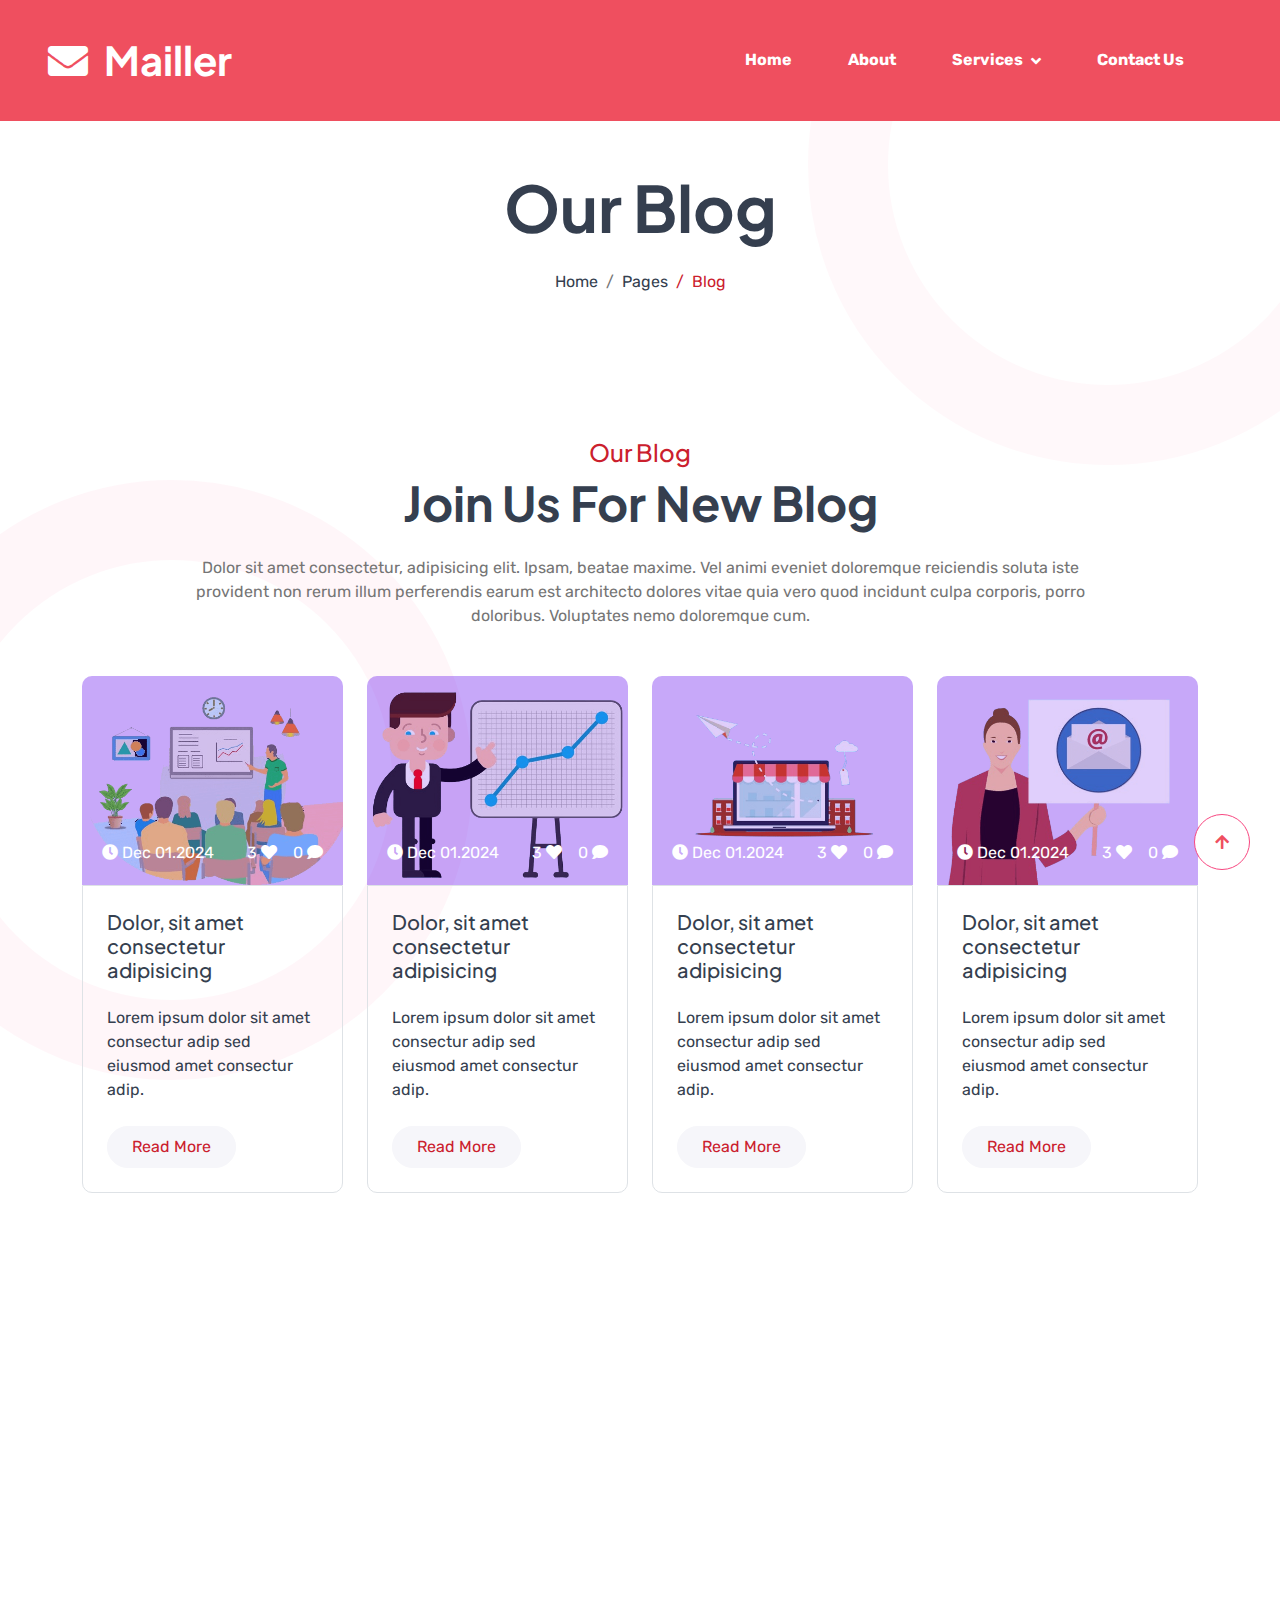
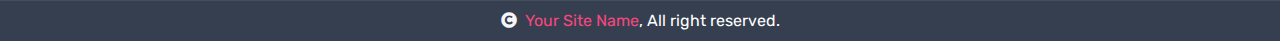
<file: blog.html>
<!DOCTYPE html>
<html lang="en">

    <head>
        <meta charset="utf-8">
        <title>Mailler - SaaS Website Template</title>
        <meta content="width=device-width, initial-scale=1.0" name="viewport">
        <meta content="" name="keywords">
        <meta content="" name="description">

        <!-- Google Web Fonts -->
        <link rel="preconnect" href="https://fonts.googleapis.com">
        <link rel="preconnect" href="https://fonts.gstatic.com" crossorigin>
        <link href="https://fonts.googleapis.com/css2?family=Plus+Jakarta+Sans:wght@500;600;700&family=Rubik:wght@400;500&display=swap" rel="stylesheet"> 

        <!-- Icon Font Stylesheet -->
        <link rel="stylesheet" href="https://use.fontawesome.com/releases/v5.15.4/css/all.css"/>
        <link href="https://cdn.jsdelivr.net/npm/bootstrap-icons@1.4.1/font/bootstrap-icons.css" rel="stylesheet">

        <!-- Libraries Stylesheet -->
        <link href="lib/animate/animate.min.css" rel="stylesheet">
        <link href="lib/owlcarousel/assets/owl.carousel.min.css" rel="stylesheet">
        <link href="lib/lightbox/css/lightbox.min.css" rel="stylesheet">


        <!-- Customized Bootstrap Stylesheet -->
        <link href="css/bootstrap.min.css" rel="stylesheet">

        <!-- Template Stylesheet -->
        <link href="css/style.css" rel="stylesheet">
    </head>

    <body>

        <!-- Spinner Start -->
        <div id="spinner" class="show bg-white position-fixed translate-middle w-100 vh-100 top-50 start-50 d-flex align-items-center justify-content-center">
            <div class="spinner-border text-primary" style="width: 3rem; height: 3rem;" role="status">
                <span class="sr-only">Loading...</span>
            </div>
        </div>
        <!-- Spinner End -->


         <!-- Navbar & Hero Start -->
         <div class="container-fluid p-0">
            <nav class="navbar navbar-expand-lg navbar-ligh px-5 px-lg-5 py-3 py-lg-4 d-flex justify-content-between bg-nav">
                <a href="index.html" class="navbar-brand p-0">
                    <h1 class="display-6 text-white m-0"><i class="fas fa-envelope me-3"></i>Mailler</h1>
                    <!-- <img src="img/logo.png" alt="Logo"> -->
                </a>
                <button class="navbar-toggler" type="button" data-bs-toggle="collapse" data-bs-target="#navbarCollapse">
                    <span class="fa fa-bars"></span>
                </button>
                <div class="collapse navbar-collapse" id="navbarCollapse">
                    <div class="navbar-nav ms-auto py-3">
                        <a href="index.html" class="nav-item nav-link fw-bold nav-color text-white">Home</a>
                        <a href="about.html" class="nav-item nav-link active fw-bold text-white">About</a>
                        <div class="nav-item dropdown">
                            <a href="#" class="nav-link dropdown-toggle fw-bold text-white" data-bs-toggle="dropdown">Services</a>
                            <div class="dropdown-menu m-0">
                                <a href="web_development.html" class="dropdown-item fw-bold">Web Development</a>
                                <a href="app_development.html" class="dropdown-item fw-bold">App Development</a>
                                <a href="ecommerce.html" class="dropdown-item fw-bold">E-Commerce</a>
                            </div>
                        </div>
                        <a href="contact.html" class="nav-item nav-link fw-bold text-white">Contact Us</a>
                    </div>
                    <!-- <a href="#" class="btn btn-light border border-primary rounded-pill text-primary py-2 px-4 me-4">Log In</a>
                    <a href="#" class="btn btn-primary rounded-pill text-white py-2 px-4">Sign Up</a> -->
                </div>
            </nav>
        </div>
        <!-- Navbar & Hero End -->


         <!-- Header Start -->
         <div class="container-fluid bg-breadcrumb">
            <ul class="breadcrumb-animation">
                <li></li>
                <li></li>
                <li></li>
                <li></li>
                <li></li>
                <li></li>
                <li></li>
                <li></li>
                <li></li>
                <li></li>
            </ul>
            <div class="container text-center py-5" style="max-width: 900px;">
                <h3 class="display-3 mb-4 wow fadeInDown" data-wow-delay="0.1s">Our Blog</h1>
                <ol class="breadcrumb justify-content-center mb-0 wow fadeInDown" data-wow-delay="0.3s">
                    <li class="breadcrumb-item"><a href="index.html">Home</a></li>
                    <li class="breadcrumb-item"><a href="#">Pages</a></li>
                    <li class="breadcrumb-item active text-primary">Blog</li>
                </ol>    
            </div>
        </div>
        <!-- Header End -->


        <!-- Blog Start -->
        <div class="container-fluid blog py-5">
            <div class="container py-5">
                <div class="text-center mx-auto mb-5 wow fadeInUp" data-wow-delay="0.1s" style="max-width: 900px;">
                    <h4 class="text-primary">Our Blog</h4>
                    <h1 class="display-5 mb-4">Join Us For New Blog</h1>
                    <p class="mb-0">Dolor sit amet consectetur, adipisicing elit. Ipsam, beatae maxime. Vel animi eveniet doloremque reiciendis soluta iste provident non rerum illum perferendis earum est architecto dolores vitae quia vero quod incidunt culpa corporis, porro doloribus. Voluptates nemo doloremque cum.
                    </p>
                </div>
                <div class="row g-4 justify-content-center">
                    <div class="col-md-6 col-lg-4 col-xl-3 wow fadeInUp" data-wow-delay="0.1s">
                        <div class="blog-item">
                            <div class="blog-img">
                                <img src="img/blog-1.png" class="img-fluid w-100" alt="">
                                <div class="blog-info">
                                    <span><i class="fa fa-clock"></i> Dec 01.2024</span>
                                    <div class="d-flex">
                                        <span class="me-3"> 3 <i class="fa fa-heart"></i></span>
                                        <a href="#" class="text-white">0 <i class="fa fa-comment"></i></a>
                                    </div>
                                </div>
                            </div>
                            <div class="blog-content text-dark border p-4 ">
                                <h5 class="mb-4">Dolor, sit amet consectetur adipisicing</h5>
                                <p class="mb-4">Lorem ipsum dolor sit amet consectur adip sed eiusmod amet consectur adip.</p>
                                <a class="btn btn-light rounded-pill py-2 px-4" href="#">Read More</a>
                            </div>
                        </div>
                    </div>
                    <div class="col-md-6 col-lg-4 col-xl-3 wow fadeInUp" data-wow-delay="0.3s">
                        <div class="blog-item">
                            <div class="blog-img">
                                <img src="img/blog-2.png" class="img-fluid w-100" alt="">
                                <div class="blog-info">
                                    <span><i class="fa fa-clock"></i> Dec 01.2024</span>
                                    <div class="d-flex">
                                        <span class="me-3"> 3 <i class="fa fa-heart"></i></span>
                                        <a href="#" class="text-white">0 <i class="fa fa-comment"></i></a>
                                    </div>
                                </div>
                            </div>
                            <div class="blog-content text-dark border p-4 ">
                                <h5 class="mb-4">Dolor, sit amet consectetur adipisicing</h5>
                                <p class="mb-4">Lorem ipsum dolor sit amet consectur adip sed eiusmod amet consectur adip.</p>
                                <a class="btn btn-light rounded-pill py-2 px-4" href="#">Read More</a>
                            </div>
                        </div>
                    </div>
                    <div class="col-md-6 col-lg-4 col-xl-3 wow fadeInUp" data-wow-delay="0.5s">
                        <div class="blog-item">
                            <div class="blog-img">
                                <img src="img/blog-3.png" class="img-fluid w-100" alt="">
                                <div class="blog-info">
                                    <span><i class="fa fa-clock"></i> Dec 01.2024</span>
                                    <div class="d-flex">
                                        <span class="me-3"> 3 <i class="fa fa-heart"></i></span>
                                        <a href="#" class="text-white">0 <i class="fa fa-comment"></i></a>
                                    </div>
                                </div>
                            </div>
                            <div class="blog-content text-dark border p-4 ">
                                <h5 class="mb-4">Dolor, sit amet consectetur adipisicing</h5>
                                <p class="mb-4">Lorem ipsum dolor sit amet consectur adip sed eiusmod amet consectur adip.</p>
                                <a class="btn btn-light rounded-pill py-2 px-4" href="#">Read More</a>
                            </div>
                        </div>
                    </div>
                    <div class="col-md-6 col-lg-4 col-xl-3 wow fadeInUp" data-wow-delay="0.7s">
                        <div class="blog-item">
                            <div class="blog-img">
                                <img src="img/blog-4.png" class="img-fluid w-100" alt="">
                                <div class="blog-info">
                                    <span><i class="fa fa-clock"></i> Dec 01.2024</span>
                                    <div class="d-flex">
                                        <span class="me-3"> 3 <i class="fa fa-heart"></i></span>
                                        <a href="#" class="text-white">0 <i class="fa fa-comment"></i></a>
                                    </div>
                                </div>
                            </div>
                            <div class="blog-content text-dark border p-4 ">
                                <h5 class="mb-4">Dolor, sit amet consectetur adipisicing</h5>
                                <p class="mb-4">Lorem ipsum dolor sit amet consectur adip sed eiusmod amet consectur adip.</p>
                                <a class="btn btn-light rounded-pill py-2 px-4" href="#">Read More</a>
                            </div>
                        </div>
                    </div>
                </div>
            </div>
        </div>
        <!-- Blog End -->


        <!-- Footer Start -->
        <div class="container-fluid footer py-2 wow fadeIn bg-primary" data-wow-delay="0.2s">
            <div class="container py-3">
                <div class="row g-5">
                    <div class=" col-lg-3 col-xl-3">
                        <div class="footer-item d-flex flex-column">
                            <h4 class="mb-2 fw-bold footer-text">About</h4>
                            <!-- <a href=""> Why Mailler?</a>
                            <a href=""> Our Features</a>
                            <a href=""> Our Portfolio</a>
                            <a href=""> About Us</a>
                            <a href=""> Our Blog & News</a>
                            <a href=""> Get In Touch</a> -->
                            <p class="web-para text-white">Web Plant IT Solutions Private Limited, a leading Website development company in India, providing full-fledged tech services across the globe.</p>
                        </div>
                    </div>
                    <div class=" col-lg-3 col-xl-3">
                        <div class="footer-item d-flex flex-column">
                            <h4 class="mb-3 text-dark fw-bold footer-text">Quick Links</h4>
                          
                             <a href="index.html" class="text-white"> <i class="fa-solid fa-circle-chevron-right me-2 footer-text"></i> Home</a>
                            
                            
                            <a href="about.html" class="text-white"> <i class="fa-solid fa-circle-chevron-right me-2 footer-text"></i> About</a>
                             
                             
                            <a href="#" class="text-white"> <i class="fa-solid fa-circle-chevron-right me-2 footer-text"></i>Services</a>
                             
                            
                            <a href="contact.html" class="text-white"> <i class="fa-solid fa-circle-chevron-right me-2 footer-text"></i> Contact Us</a>
                             
                           
                        </div>
                    </div>
                    <div class="col-lg-3 col-xl-3">
                        <div class="footer-item d-flex flex-column">
                            <h4 class="mb-3 text-dark fw-bold footer-text">Services</h4>
                            <a href="web_development.html" class="text-white"> <i class="fa-solid fa-circle-chevron-right me-2 footer-text"></i>Web Development</a>
                            <a href="app_development.html" class="text-white"> <i class="fa-solid fa-circle-chevron-right me-2 footer-text"></i>App Development</a>
                            <a href="ecommerce.html" class="text-white"> <i class="fa-solid fa-circle-chevron-right me-2 footer-text"></i>E-commerce</a>
                            
                            <!-- <a href=""> Email Marketing</a>
                            <a href=""> Acquistion Emails</a>
                            <a href=""> Retention Emails</a> -->
                        </div>
                    </div>
                    <div class="col-lg-3 col-xl-3">
                        <div class="footer-item d-flex flex-column">
                            <h4 class="mb-3 text-dark fw-bold footer-text">Contact Info</h4>
                            <a href="" class="text-white"><i class="fa fa-map-marker-alt me-2 footer-text"></i> Hyderabad</a>
                            <a href="" class="text-white"><i class="fas fa-envelope me-2 footer-text"></i>thepatternscompany@gmail.com</a>
                            <a href="" class="text-white"><i class="fas fa-phone me-2 footer-text"></i> +91 62814 13577</a>
                            <!-- <a href="" class="mb-3"><i class="fas fa-print me-2"></i> +012 345 67890</a> -->
                            <div class="d-flex align-items-center mt-2">
                                <i class="fas fa-share fa-2x text-secondary me-2"></i>
                                <a class="btn-square btn btn-primary rounded-circle mx-1" href=""><i class="fab fa-facebook-f"></i></a>
                                <a class="btn-square btn btn-primary rounded-circle mx-1" href=""><i class="fab fa-twitter"></i></a>
                                <a class="btn-square btn btn-primary rounded-circle mx-1" href=""><i class="fab fa-instagram"></i></a>
                                <a class="btn-square btn btn-primary rounded-circle mx-1" href=""><i class="fab fa-linkedin-in"></i></a>
                            </div>
                        </div>
                    </div>
                </div>
            </div>
        </div>
        <!-- Footer End -->

        
        <!-- Copyright Start -->
        <div class="container-fluid copyright py-2">
            <div class="container">
                <div class="row g-4 align-items-center ">
                    <div class="col-md-12 text-center mb-md-0">
                        <span class="text-white"><a href="#"><i class="fas fa-copyright text-light me-2"></i>Your Site Name</a>, All right reserved.</span>
                    </div>
                    
                </div>
            </div>
        </div>
        <!-- Copyright End -->


        <!-- Back to Top -->
        <a href="#" class="btn btn-primary btn-lg-square back-to-top"><i class="fa fa-arrow-up"></i></a>   

        
    <!-- JavaScript Libraries -->
    <script src="https://ajax.googleapis.com/ajax/libs/jquery/3.6.4/jquery.min.js"></script>
    <script src="https://cdn.jsdelivr.net/npm/bootstrap@5.0.0/dist/js/bootstrap.bundle.min.js"></script>
    <script src="lib/wow/wow.min.js"></script>
    <script src="lib/easing/easing.min.js"></script>
    <script src="lib/waypoints/waypoints.min.js"></script>
    <script src="lib/counterup/counterup.min.js"></script>
    <script src="lib/owlcarousel/owl.carousel.min.js"></script>
    <script src="lib/lightbox/js/lightbox.min.js"></script>
    

    <!-- Template Javascript -->
    <script src="js/main.js"></script>
    </body>

</html>
</file>
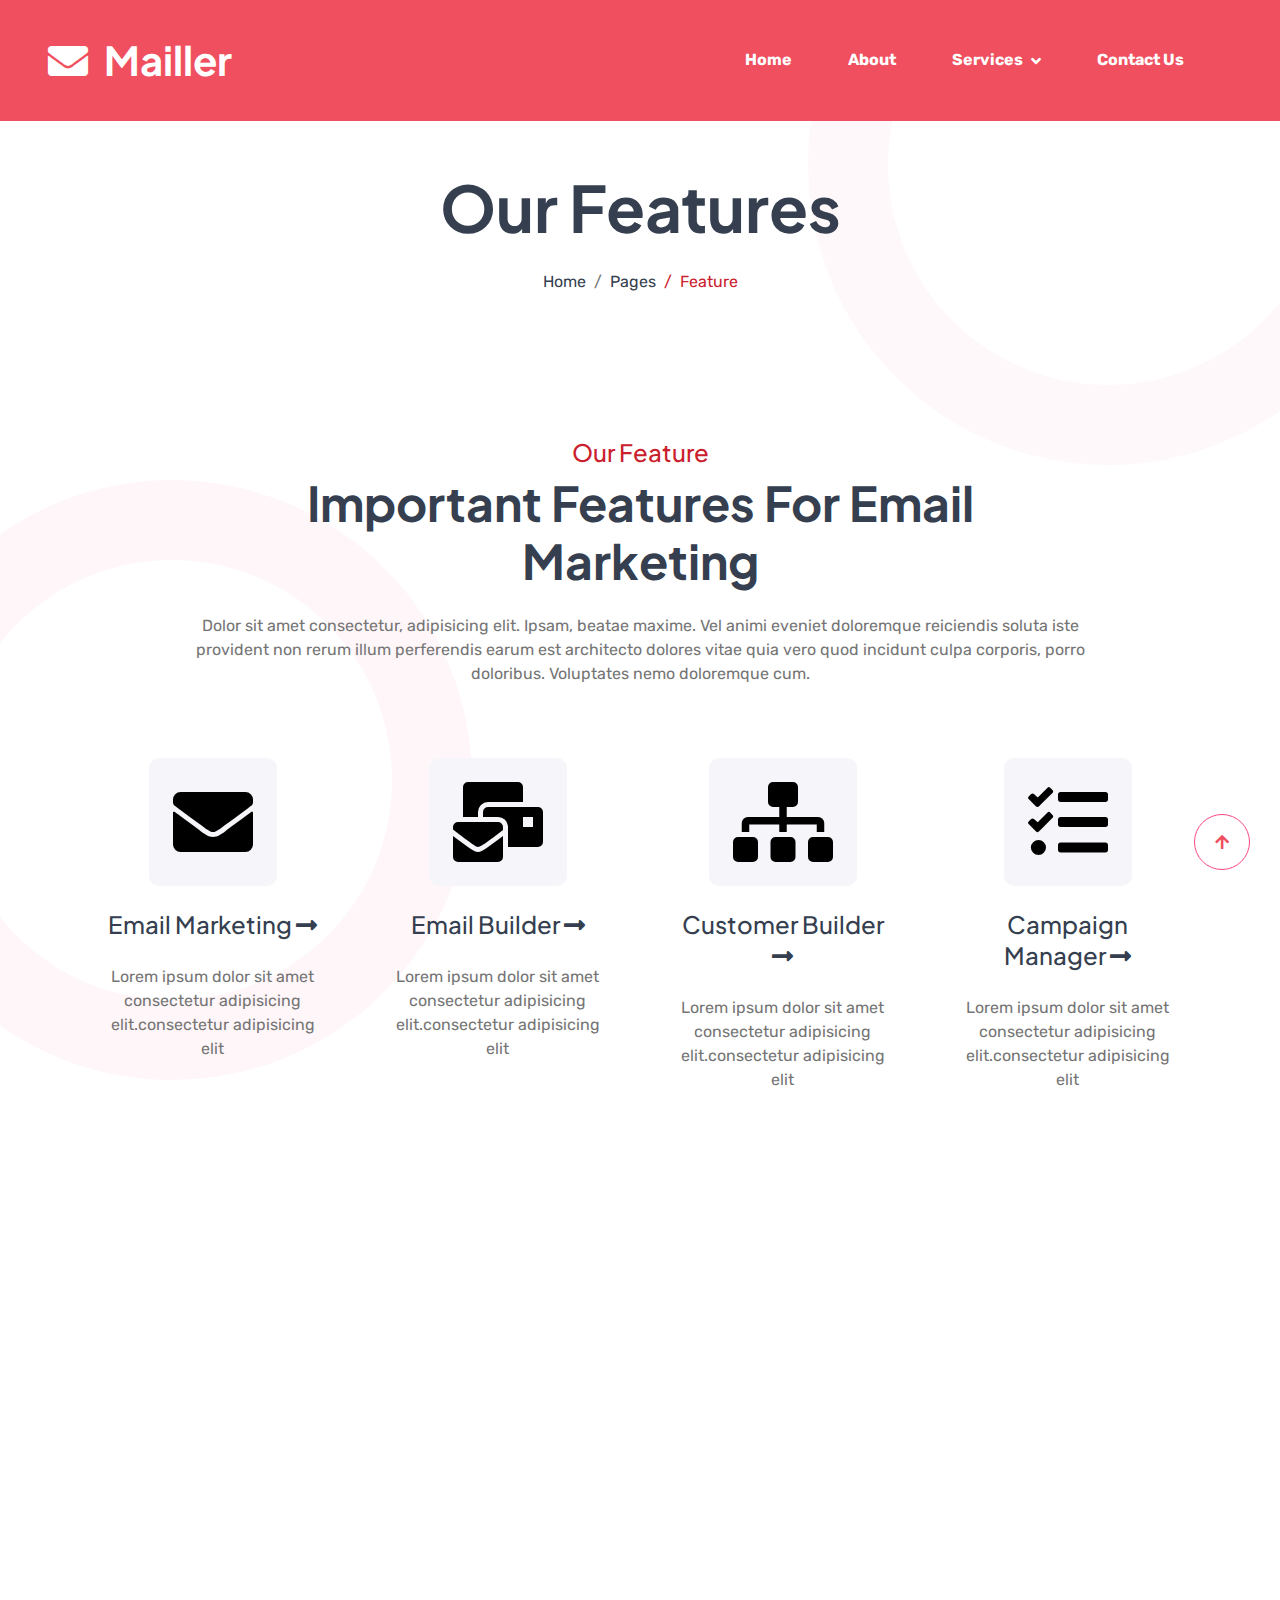
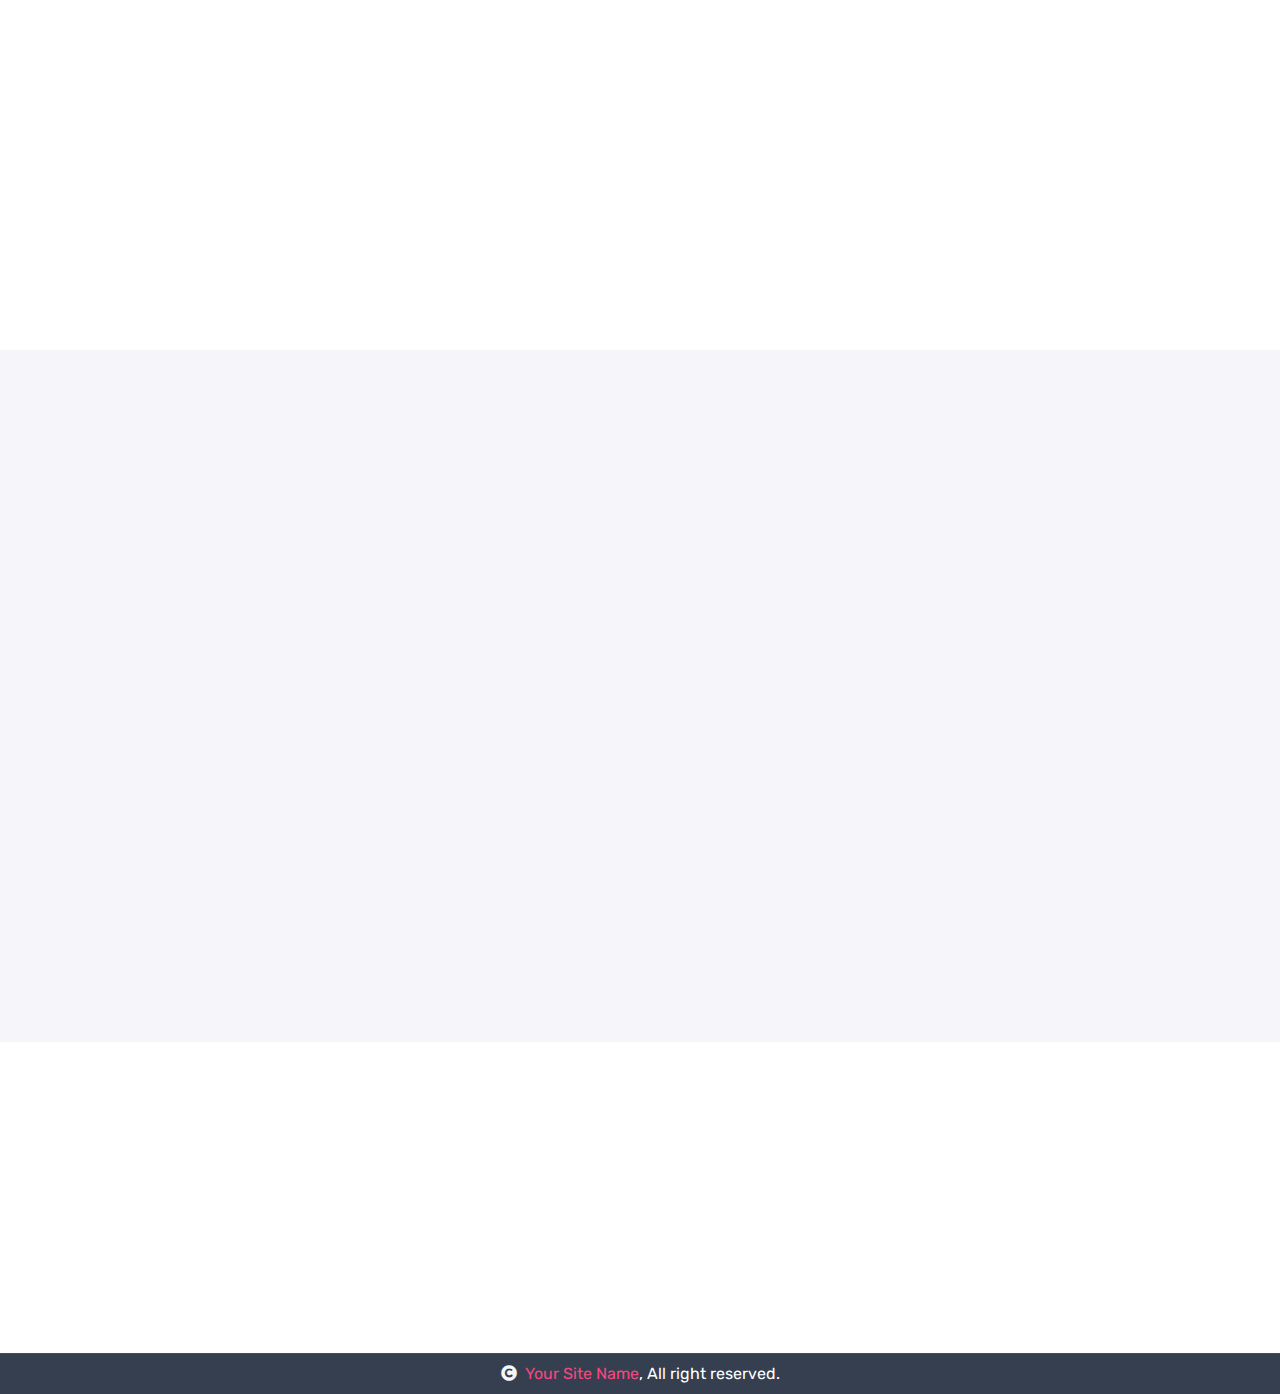
<file: feature.html>
<!DOCTYPE html>
<html lang="en">

    <head>
        <meta charset="utf-8">
        <title>Mailler - SaaS Website Template</title>
        <meta content="width=device-width, initial-scale=1.0" name="viewport">
        <meta content="" name="keywords">
        <meta content="" name="description">

        <!-- Google Web Fonts -->
        <link rel="preconnect" href="https://fonts.googleapis.com">
        <link rel="preconnect" href="https://fonts.gstatic.com" crossorigin>
        <link href="https://fonts.googleapis.com/css2?family=Plus+Jakarta+Sans:wght@500;600;700&family=Rubik:wght@400;500&display=swap" rel="stylesheet"> 

        <!-- Icon Font Stylesheet -->
        <link rel="stylesheet" href="https://use.fontawesome.com/releases/v5.15.4/css/all.css"/>
        <link href="https://cdn.jsdelivr.net/npm/bootstrap-icons@1.4.1/font/bootstrap-icons.css" rel="stylesheet">

        <!-- Libraries Stylesheet -->
        <link href="lib/animate/animate.min.css" rel="stylesheet">
        <link href="lib/owlcarousel/assets/owl.carousel.min.css" rel="stylesheet">
        <link href="lib/lightbox/css/lightbox.min.css" rel="stylesheet">


        <!-- Customized Bootstrap Stylesheet -->
        <link href="css/bootstrap.min.css" rel="stylesheet">

        <!-- Template Stylesheet -->
        <link href="css/style.css" rel="stylesheet">
    </head>

    <body>

        <!-- Spinner Start -->
        <div id="spinner" class="show bg-white position-fixed translate-middle w-100 vh-100 top-50 start-50 d-flex align-items-center justify-content-center">
            <div class="spinner-border text-primary" style="width: 3rem; height: 3rem;" role="status">
                <span class="sr-only">Loading...</span>
            </div>
        </div>
        <!-- Spinner End -->


         <!-- Navbar & Hero Start -->
         <div class="container-fluid p-0">
            <nav class="navbar navbar-expand-lg navbar-ligh px-5 px-lg-5 py-3 py-lg-4 d-flex justify-content-between bg-nav">
                <a href="index.html" class="navbar-brand p-0">
                    <h1 class="display-6 text-white m-0"><i class="fas fa-envelope me-3"></i>Mailler</h1>
                    <!-- <img src="img/logo.png" alt="Logo"> -->
                </a>
                <button class="navbar-toggler" type="button" data-bs-toggle="collapse" data-bs-target="#navbarCollapse">
                    <span class="fa fa-bars"></span>
                </button>
                <div class="collapse navbar-collapse" id="navbarCollapse">
                    <div class="navbar-nav ms-auto py-3">
                        <a href="index.html" class="nav-item nav-link fw-bold nav-color text-white">Home</a>
                        <a href="about.html" class="nav-item nav-link active fw-bold text-white">About</a>
                        <div class="nav-item dropdown">
                            <a href="#" class="nav-link dropdown-toggle fw-bold text-white" data-bs-toggle="dropdown">Services</a>
                            <div class="dropdown-menu m-0">
                                <a href="web_development.html" class="dropdown-item fw-bold">Web Development</a>
                                <a href="app_development.html" class="dropdown-item fw-bold">App Development</a>
                                <a href="ecommerce.html" class="dropdown-item fw-bold">E-Commerce</a>
                            </div>
                        </div>
                        <a href="contact.html" class="nav-item nav-link fw-bold text-white">Contact Us</a>
                    </div>
                    <!-- <a href="#" class="btn btn-light border border-primary rounded-pill text-primary py-2 px-4 me-4">Log In</a>
                    <a href="#" class="btn btn-primary rounded-pill text-white py-2 px-4">Sign Up</a> -->
                </div>
            </nav>
        </div>
        <!-- Navbar & Hero End -->


         <!-- Header Start -->
         <div class="container-fluid bg-breadcrumb">
            <ul class="breadcrumb-animation">
                <li></li>
                <li></li>
                <li></li>
                <li></li>
                <li></li>
                <li></li>
                <li></li>
                <li></li>
                <li></li>
                <li></li>
            </ul>
            <div class="container text-center py-5" style="max-width: 900px;">
                <h3 class="display-3 mb-4 wow fadeInDown" data-wow-delay="0.1s">Our Features</h1>
                <ol class="breadcrumb justify-content-center mb-0 wow fadeInDown" data-wow-delay="0.3s">
                    <li class="breadcrumb-item"><a href="index.html">Home</a></li>
                    <li class="breadcrumb-item"><a href="#">Pages</a></li>
                    <li class="breadcrumb-item active text-primary">Feature</li>
                </ol>    
            </div>
        </div>
        <!-- Header End -->


        <!-- Feature Start -->
        <div class="container-fluid feature overflow-hidden py-5">
            <div class="container py-5">
                <div class="text-center mx-auto mb-5 wow fadeInUp" data-wow-delay="0.1s" style="max-width: 900px;">
                    <h4 class="text-primary">Our Feature</h4>
                    <h1 class="display-5 mb-4">Important Features For Email Marketing</h1>
                    <p class="mb-0">Dolor sit amet consectetur, adipisicing elit. Ipsam, beatae maxime. Vel animi eveniet doloremque reiciendis soluta iste provident non rerum illum perferendis earum est architecto dolores vitae quia vero quod incidunt culpa corporis, porro doloribus. Voluptates nemo doloremque cum.
                    </p>
                </div>
                <div class="row g-4 justify-content-center text-center mb-5">
                    <div class="col-md-6 col-lg-4 col-xl-3 wow fadeInUp" data-wow-delay="0.1s">
                        <div class="text-center p-4">
                            <div class="d-inline-block rounded bg-light p-4 mb-4"><i class="fas fa-envelope fa-5x text-secondary"></i></div>
                            <div class="feature-content">
                                <a href="#" class="h4">Email Marketing <i class="fa fa-long-arrow-alt-right"></i></a>
                                <p class="mt-4 mb-0">Lorem ipsum dolor sit amet consectetur adipisicing elit.consectetur adipisicing elit
                                </p>
                            </div>
                        </div>
                    </div>
                    <div class="col-md-6 col-lg-4 col-xl-3 wow fadeInUp" data-wow-delay="0.3s">
                        <div class="text-center p-4">
                            <div class="d-inline-block rounded bg-light p-4 mb-4"><i class="fas fa-mail-bulk fa-5x text-secondary"></i></div>
                            <div class="feature-content">
                                <a href="#" class="h4">Email Builder <i class="fa fa-long-arrow-alt-right"></i></a>
                                <p class="mt-4 mb-0">Lorem ipsum dolor sit amet consectetur adipisicing elit.consectetur adipisicing elit
                                </p>
                            </div>
                        </div>
                    </div>
                    <div class="col-md-6 col-lg-4 col-xl-3 wow fadeInUp" data-wow-delay="0.5s">
                        <div class="text-center rounded p-4">
                            <div class="d-inline-block rounded bg-light p-4 mb-4"><i class="fas fa-sitemap fa-5x text-secondary"></i></div>
                            <div class="feature-content">
                                <a href="#" class="h4">Customer Builder <i class="fa fa-long-arrow-alt-right"></i></a>
                                <p class="mt-4 mb-0">Lorem ipsum dolor sit amet consectetur adipisicing elit.consectetur adipisicing elit
                                </p>
                            </div>
                        </div>
                    </div>
                    <div class="col-md-6 col-lg-4 col-xl-3 wow fadeInUp" data-wow-delay="0.7s">
                        <div class="text-center rounded p-4">
                            <div class="d-inline-block rounded bg-light p-4 mb-4"><i class="fas fa-tasks fa-5x text-secondary"></i></div>
                            <div class="feature-content">
                                <a href="#" class="h4">Campaign Manager <i class="fa fa-long-arrow-alt-right"></i></a>
                                <p class="mt-4 mb-0">Lorem ipsum dolor sit amet consectetur adipisicing elit.consectetur adipisicing elit
                                </p>
                            </div>
                        </div>
                    </div>
                    <div class="col-12 wow fadeInUp" data-wow-delay="0.1s">
                        <div class="my-3">
                            <a href="#" class="btn btn-primary d-inline rounded-pill px-5 py-3">More Features</a>
                        </div>
                    </div>
                </div>
                <div class="row g-5 pt-5" style="margin-top: 6rem;">
                    <div class="col-lg-6 wow fadeInLeft" data-wow-delay="0.1s">
                        <div class="feature-img RotateMoveLeft h-100" style="object-fit: cover;">
                            <img src="img/features-1.png" class="img-fluid w-100 h-100" alt="">
                        </div>
                    </div>
                    <div class="col-lg-6 wow fadeInRight" data-wow-delay="0.1s">
                        <h4 class="text-primary">Fearutes</h4>
                        <h1 class="display-5 mb-4">Push Your Visitors Into Happy Customers</h1>
                        <p class="mb-4">Lorem ipsum dolor sit amet, consectetur adipisicing elit. Accusantium, suscipit itaque quaerat dicta porro illum, autem, molestias ut animi ab aspernatur dolorum officia nam dolore. Voluptatibus aliquam earum labore atque.
                        </p>
                        <div class="row g-4">
                            <div class="col-6">
                                <div class="d-flex">
                                    <i class="fas fa-newspaper fa-4x text-secondary"></i>
                                    <div class="d-flex flex-column ms-3">
                                        <h2 class="mb-0 fw-bold">285</h2>
                                        <small class="text-dark">Created Projects</small>
                                    </div>
                                </div>
                            </div>
                            <div class="col-6">
                                <div class="d-flex">
                                    <i class="fas fa-users fa-4x text-secondary"></i>
                                    <div class="d-flex flex-column ms-3">
                                        <h2 class="mb-0 fw-bold">6560</h2>
                                        <small class="text-dark">Happy Clients</small>
                                    </div>
                                </div>
                            </div>
                        </div>
                        <div class="my-4">
                            <a href="#" class="btn btn-primary rounded-pill py-3 px-5">Read More</a>
                        </div>
                    </div>
                </div>
            </div>
        </div>
        <!-- Feature End -->


        <!-- FAQ Start -->
        <div class="container-fluid FAQ bg-light overflow-hidden py-5">
            <div class="container py-5">
                <div class="row g-5 align-items-center">
                    <div class="col-lg-6 wow fadeInLeft" data-wow-delay="0.1s">
                       <div class="accordion" id="accordionExample">
                            <div class="accordion-item border-0 mb-4">
                                <h2 class="accordion-header" id="headingOne">
                                    <button class="accordion-button rounded-top" type="button" data-bs-toggle="collapse" data-bs-target="#collapseOne" aria-expanded="true" aria-controls="collapseTOne">
                                        Why did you choose Our Email Services?
                                    </button>
                                </h2>
                                <div id="collapseOne" class="accordion-collapse collapse show" aria-labelledby="headingOne" data-bs-parent="#accordionExample">
                                    <div class="accordion-body my-2">
                                        <h5>Dolor sit amet consectetur adipisicing elit.</h5>
                                        <p>Lorem ipsum dolor sit amet consectetur adipisicing elit. Ad nemo impedit, sapiente quis illo quia nulla atque maxime fuga minima ipsa quae cum consequatur, sit, delectus exercitationem odit officiis maiores! Neque, quidem corrupti modi architecto eos saepe incidunt dignissimos rerum.</p>
                                        <p>Lorem ipsum dolor sit amet consectetur adipisicing elit. Dicta distinctio hic fuga odio excepturi ducimus sequi at. Doloribus, non aspernatur.</p>
                                    </div>
                                </div>
                            </div>
                            <div class="accordion-item border-0 mb-4">
                                <h2 class="accordion-header" id="headingTwo">
                                    <button class="accordion-button collapsed rounded-top" type="button" data-bs-toggle="collapse" data-bs-target="#collapseTwo" aria-expanded="false" aria-controls="collapseTwo">
                                        Are there any hidden charges? 
                                    </button>
                                </h2>
                                <div id="collapseTwo" class="accordion-collapse collapse" aria-labelledby="headingTwo" data-bs-parent="#accordionExample">
                                    <div class="accordion-body my-2">
                                        <h5>Dolor sit amet consectetur adipisicing elit.</h5>
                                        <p>Lorem ipsum dolor sit amet consectetur adipisicing elit. Ad nemo impedit, sapiente quis illo quia nulla atque maxime fuga minima ipsa quae cum consequatur, sit, delectus exercitationem odit officiis maiores! Neque, quidem corrupti modi architecto eos saepe incidunt dignissimos rerum.</p>
                                        <p>Lorem ipsum dolor sit amet consectetur adipisicing elit. Dicta distinctio hic fuga odio excepturi ducimus sequi at. Doloribus, non aspernatur.</p>
                                    </div>
                                </div>
                            </div>
                            <div class="accordion-item border-0">
                                <h2 class="accordion-header" id="headingThree">
                                    <button class="accordion-button collapsed rounded-top" type="button" data-bs-toggle="collapse" data-bs-target="#collapseThree" aria-expanded="false" aria-controls="collapseThree">
                                        What are the key challenges of email marketing?
                                    </button>
                                </h2>
                                <div id="collapseThree" class="accordion-collapse collapse" aria-labelledby="headingThree" data-bs-parent="#accordionExample">
                                    <div class="accordion-body my-2">
                                        <h5>Dolor sit amet consectetur adipisicing elit.</h5>
                                        <p>Lorem ipsum dolor sit amet consectetur adipisicing elit. Ad nemo impedit, sapiente quis illo quia nulla atque maxime fuga minima ipsa quae cum consequatur, sit, delectus exercitationem odit officiis maiores! Neque, quidem corrupti modi architecto eos saepe incidunt dignissimos rerum.</p>
                                        <p>Lorem ipsum dolor sit amet consectetur adipisicing elit. Dicta distinctio hic fuga odio excepturi ducimus sequi at. Doloribus, non aspernatur.</p>
                                    </div>
                                </div>
                            </div>
                       </div>
                    </div>
                    <div class="col-lg-6 wow fadeInRight" data-wow-delay="0.3s">
                        <div class="FAQ-img RotateMoveRight rounded">
                            <img src="img/about-1.png" class="img-fluid w-100" alt="">
                        </div>
                    </div>
                </div>
            </div>
        </div>
        <!-- FAQ End -->


        <!-- Footer Start -->
        <div class="container-fluid footer py-2 wow fadeIn bg-primary" data-wow-delay="0.2s">
            <div class="container py-3">
                <div class="row g-5">
                    <div class=" col-lg-3 col-xl-3">
                        <div class="footer-item d-flex flex-column">
                            <h4 class="mb-2 fw-bold footer-text">About</h4>
                            <!-- <a href=""> Why Mailler?</a>
                            <a href=""> Our Features</a>
                            <a href=""> Our Portfolio</a>
                            <a href=""> About Us</a>
                            <a href=""> Our Blog & News</a>
                            <a href=""> Get In Touch</a> -->
                            <p class="web-para text-white">Web Plant IT Solutions Private Limited, a leading Website development company in India, providing full-fledged tech services across the globe.</p>
                        </div>
                    </div>
                    <div class=" col-lg-3 col-xl-3">
                        <div class="footer-item d-flex flex-column">
                            <h4 class="mb-3 text-dark fw-bold footer-text">Quick Links</h4>
                          
                             <a href="index.html" class="text-white"> <i class="fa-solid fa-circle-chevron-right me-2 footer-text"></i> Home</a>
                            
                            
                            <a href="about.html" class="text-white"> <i class="fa-solid fa-circle-chevron-right me-2 footer-text"></i> About</a>
                             
                             
                            <a href="#" class="text-white"> <i class="fa-solid fa-circle-chevron-right me-2 footer-text"></i>Services</a>
                             
                            
                            <a href="contact.html" class="text-white"> <i class="fa-solid fa-circle-chevron-right me-2 footer-text"></i> Contact Us</a>
                             
                           
                        </div>
                    </div>
                    <div class="col-lg-3 col-xl-3">
                        <div class="footer-item d-flex flex-column">
                            <h4 class="mb-3 text-dark fw-bold footer-text">Services</h4>
                            <a href="web_development.html" class="text-white"> <i class="fa-solid fa-circle-chevron-right me-2 footer-text"></i>Web Development</a>
                            <a href="app_development.html" class="text-white"> <i class="fa-solid fa-circle-chevron-right me-2 footer-text"></i>App Development</a>
                            <a href="ecommerce.html" class="text-white"> <i class="fa-solid fa-circle-chevron-right me-2 footer-text"></i>E-commerce</a>
                            
                            <!-- <a href=""> Email Marketing</a>
                            <a href=""> Acquistion Emails</a>
                            <a href=""> Retention Emails</a> -->
                        </div>
                    </div>
                    <div class="col-lg-3 col-xl-3">
                        <div class="footer-item d-flex flex-column">
                            <h4 class="mb-3 text-dark fw-bold footer-text">Contact Info</h4>
                            <a href="" class="text-white"><i class="fa fa-map-marker-alt me-2 footer-text"></i> Hyderabad</a>
                            <a href="" class="text-white"><i class="fas fa-envelope me-2 footer-text"></i>thepatternscompany@gmail.com</a>
                            <a href="" class="text-white"><i class="fas fa-phone me-2 footer-text"></i> +91 62814 13577</a>
                            <!-- <a href="" class="mb-3"><i class="fas fa-print me-2"></i> +012 345 67890</a> -->
                            <div class="d-flex align-items-center mt-2">
                                <i class="fas fa-share fa-2x text-secondary me-2"></i>
                                <a class="btn-square btn btn-primary rounded-circle mx-1" href=""><i class="fab fa-facebook-f"></i></a>
                                <a class="btn-square btn btn-primary rounded-circle mx-1" href=""><i class="fab fa-twitter"></i></a>
                                <a class="btn-square btn btn-primary rounded-circle mx-1" href=""><i class="fab fa-instagram"></i></a>
                                <a class="btn-square btn btn-primary rounded-circle mx-1" href=""><i class="fab fa-linkedin-in"></i></a>
                            </div>
                        </div>
                    </div>
                </div>
            </div>
        </div>
        <!-- Footer End -->

        
        <!-- Copyright Start -->
        <div class="container-fluid copyright py-2">
            <div class="container">
                <div class="row g-4 align-items-center ">
                    <div class="col-md-12 text-center mb-md-0">
                        <span class="text-white"><a href="#"><i class="fas fa-copyright text-light me-2"></i>Your Site Name</a>, All right reserved.</span>
                    </div>
                    
                </div>
            </div>
        </div>
        <!-- Copyright End -->


        <!-- Back to Top -->
        <a href="#" class="btn btn-primary btn-lg-square back-to-top"><i class="fa fa-arrow-up"></i></a>   

        
    <!-- JavaScript Libraries -->
    <script src="https://ajax.googleapis.com/ajax/libs/jquery/3.6.4/jquery.min.js"></script>
    <script src="https://cdn.jsdelivr.net/npm/bootstrap@5.0.0/dist/js/bootstrap.bundle.min.js"></script>
    <script src="lib/wow/wow.min.js"></script>
    <script src="lib/easing/easing.min.js"></script>
    <script src="lib/waypoints/waypoints.min.js"></script>
    <script src="lib/counterup/counterup.min.js"></script>
    <script src="lib/owlcarousel/owl.carousel.min.js"></script>
    <script src="lib/lightbox/js/lightbox.min.js"></script>
    

    <!-- Template Javascript -->
    <script src="js/main.js"></script>
    </body>

</html>
</file>
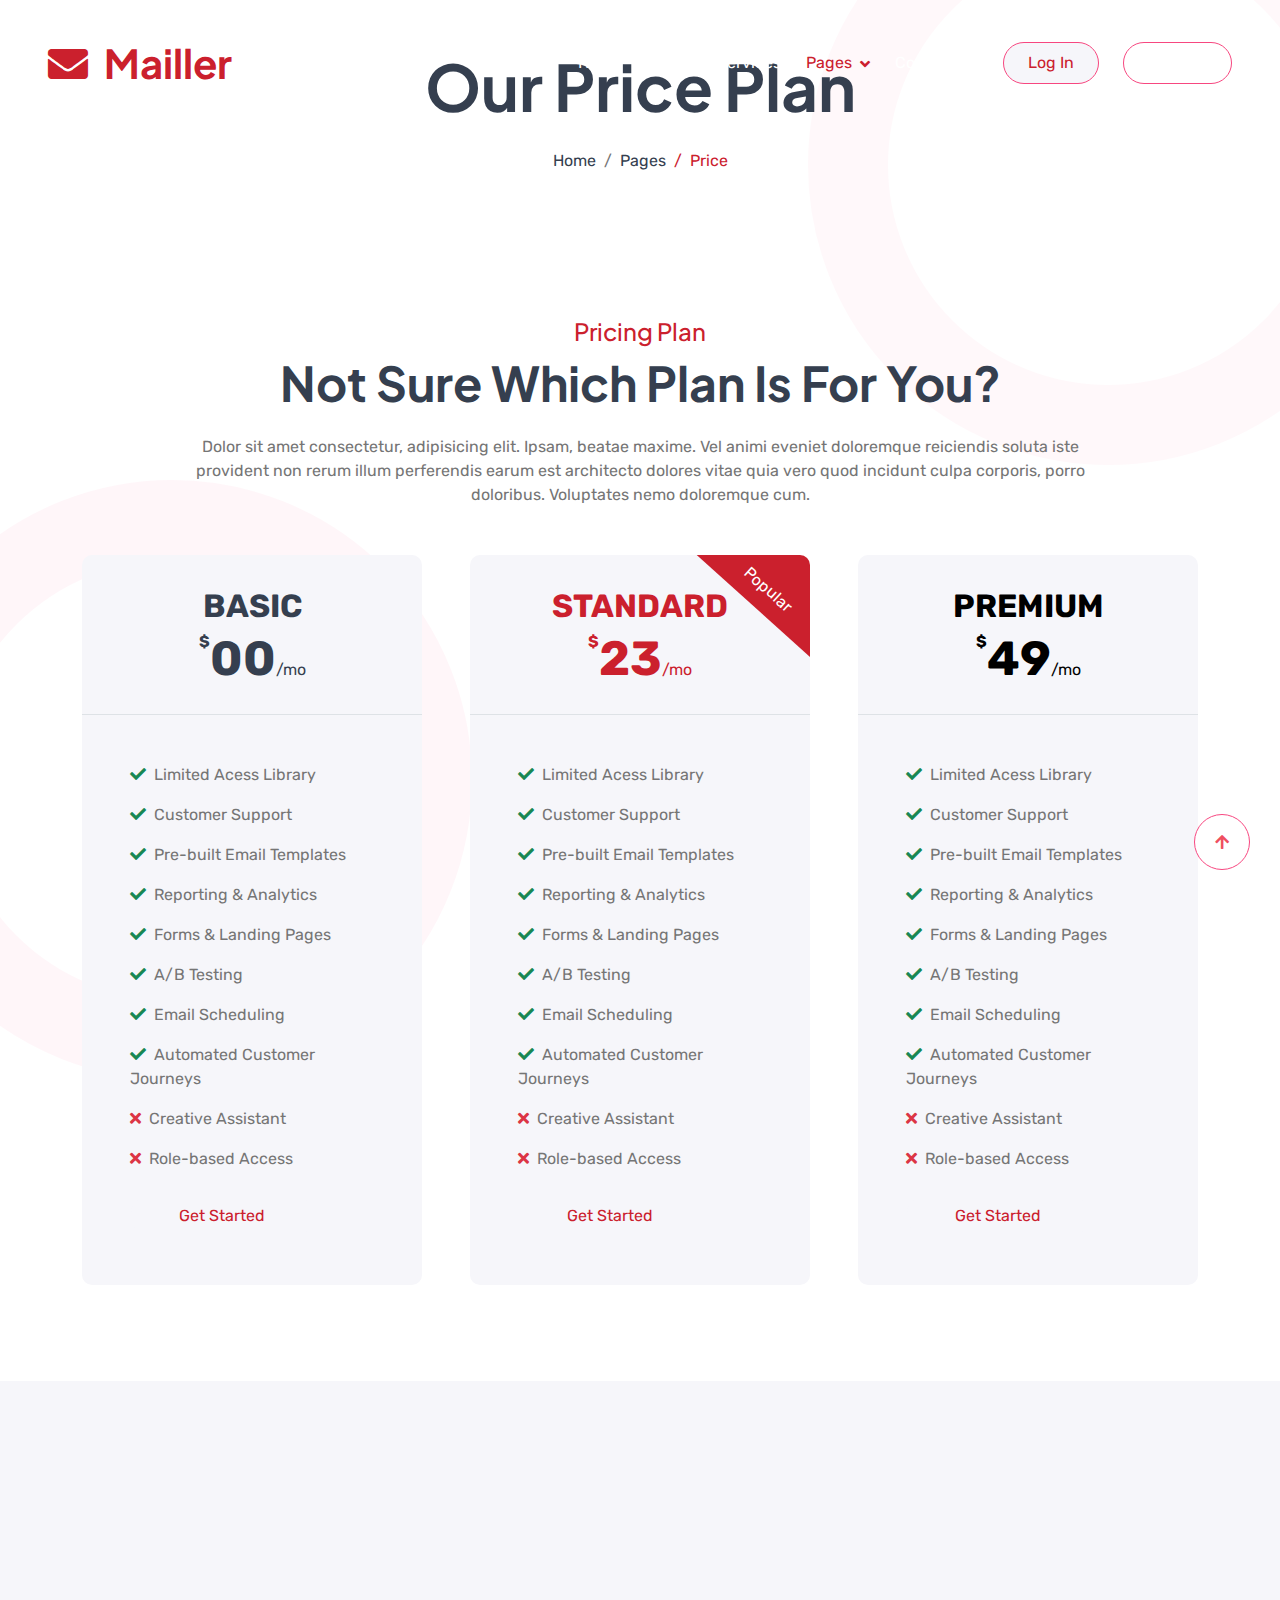
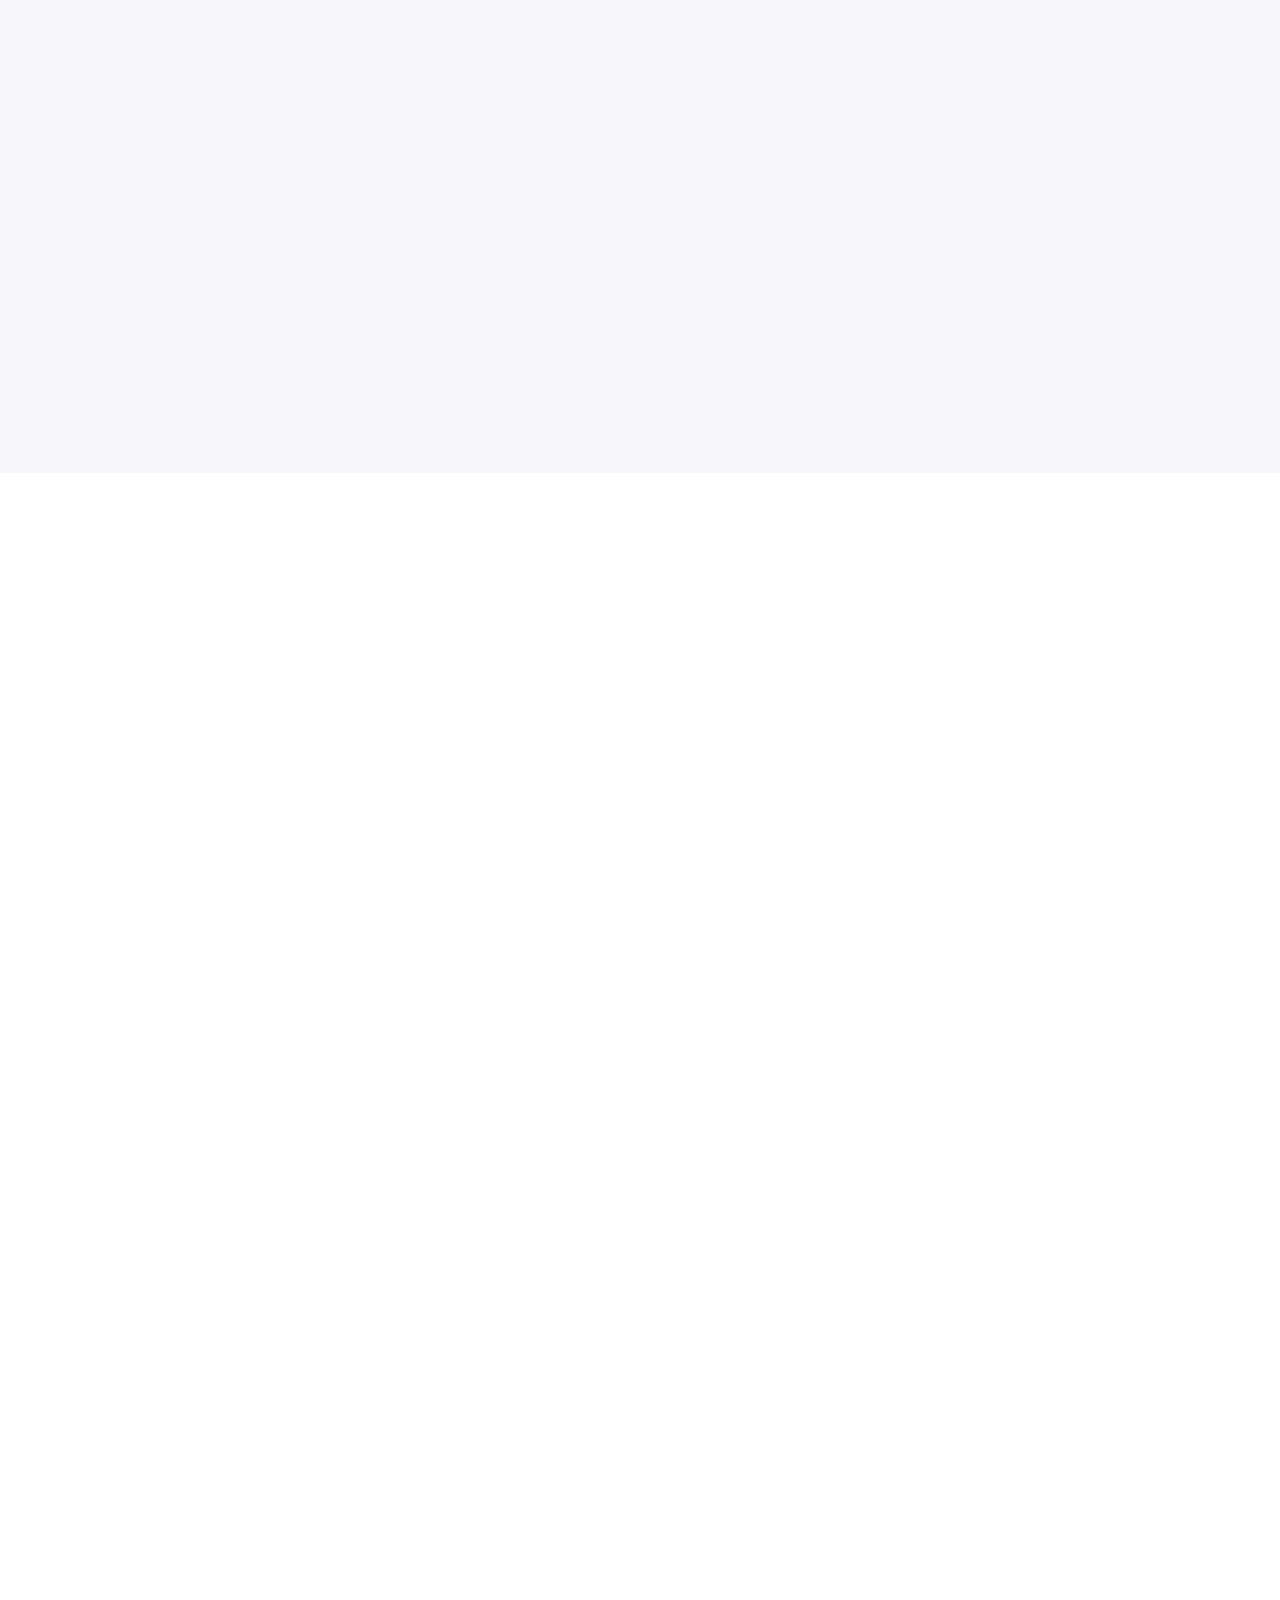
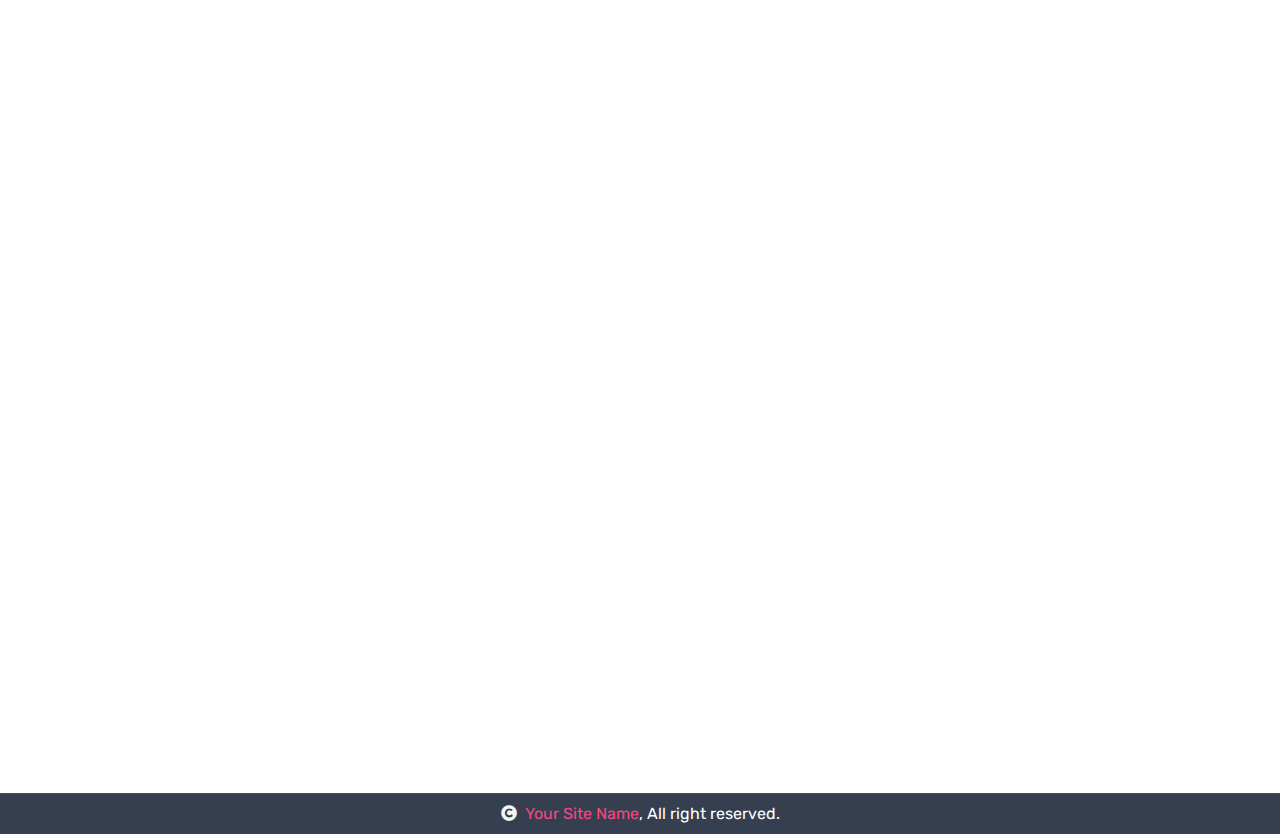
<file: pricing.html>
<!DOCTYPE html>
<html lang="en">

    <head>
        <meta charset="utf-8">
        <title>Mailler - SaaS Website Template</title>
        <meta content="width=device-width, initial-scale=1.0" name="viewport">
        <meta content="" name="keywords">
        <meta content="" name="description">

        <!-- Google Web Fonts -->
        <link rel="preconnect" href="https://fonts.googleapis.com">
        <link rel="preconnect" href="https://fonts.gstatic.com" crossorigin>
        <link href="https://fonts.googleapis.com/css2?family=Plus+Jakarta+Sans:wght@500;600;700&family=Rubik:wght@400;500&display=swap" rel="stylesheet"> 

        <!-- Icon Font Stylesheet -->
        <link rel="stylesheet" href="https://use.fontawesome.com/releases/v5.15.4/css/all.css"/>
        <link href="https://cdn.jsdelivr.net/npm/bootstrap-icons@1.4.1/font/bootstrap-icons.css" rel="stylesheet">

        <!-- Libraries Stylesheet -->
        <link href="lib/animate/animate.min.css" rel="stylesheet">
        <link href="lib/owlcarousel/assets/owl.carousel.min.css" rel="stylesheet">
        <link href="lib/lightbox/css/lightbox.min.css" rel="stylesheet">


        <!-- Customized Bootstrap Stylesheet -->
        <link href="css/bootstrap.min.css" rel="stylesheet">

        <!-- Template Stylesheet -->
        <link href="css/style.css" rel="stylesheet">
    </head>

    <body>

        <!-- Spinner Start -->
        <div id="spinner" class="show bg-white position-fixed translate-middle w-100 vh-100 top-50 start-50 d-flex align-items-center justify-content-center">
            <div class="spinner-border text-primary" style="width: 3rem; height: 3rem;" role="status">
                <span class="sr-only">Loading...</span>
            </div>
        </div>
        <!-- Spinner End -->


        <!-- Navbar & Hero Start -->
        <div class="container-fluid p-0">
            <nav class="navbar navbar-expand-lg navbar-light bg-transparent px-4 px-lg-5 py-3 py-lg-0">
                <a href="index.html" class="navbar-brand p-0">
                    <h1 class="display-6 text-primary m-0"><i class="fas fa-envelope me-3"></i>Mailler</h1>
                    <!-- <img src="img/logo.png" alt="Logo"> -->
                </a>
                <button class="navbar-toggler" type="button" data-bs-toggle="collapse" data-bs-target="#navbarCollapse">
                    <span class="fa fa-bars"></span>
                </button>
                <div class="collapse navbar-collapse" id="navbarCollapse">
                    <div class="navbar-nav ms-auto py-0">
                        <a href="index.html" class="nav-item nav-link">Home</a>
                        <a href="about.html" class="nav-item nav-link">About</a>
                        <a href="service.html" class="nav-item nav-link">Services</a>
                        <div class="nav-item dropdown">
                            <a href="#" class="nav-link dropdown-toggle active" data-bs-toggle="dropdown">Pages</a>
                            <div class="dropdown-menu m-0">
                                <a href="feature.html" class="dropdown-item">Features</a>
                                <a href="pricing.html" class="dropdown-item active">Pricing</a>
                                <a href="blog.html" class="dropdown-item">Blog</a>
                                <a href="testimonial.html" class="dropdown-item">Testimonial</a>
                                <a href="404.html" class="dropdown-item">404 Page</a>
                            </div>
                        </div>
                        <a href="contact.html" class="nav-item nav-link">Contact Us</a>
                    </div>
                    <a href="#" class="btn btn-light border border-primary rounded-pill text-primary py-2 px-4 me-4">Log In</a>
                    <a href="#" class="btn btn-primary rounded-pill text-white py-2 px-4">Sign Up</a>
                </div>
            </nav>
        </div>
        <!-- Navbar & Hero End -->


         <!-- Header Start -->
         <div class="container-fluid bg-breadcrumb">
            <ul class="breadcrumb-animation">
                <li></li>
                <li></li>
                <li></li>
                <li></li>
                <li></li>
                <li></li>
                <li></li>
                <li></li>
                <li></li>
                <li></li>
            </ul>
            <div class="container text-center py-5" style="max-width: 900px;">
                <h3 class="display-3 mb-4 wow fadeInDown" data-wow-delay="0.1s">Our Price Plan</h1>
                <ol class="breadcrumb justify-content-center mb-0 wow fadeInDown" data-wow-delay="0.3s">
                    <li class="breadcrumb-item"><a href="index.html">Home</a></li>
                    <li class="breadcrumb-item"><a href="#">Pages</a></li>
                    <li class="breadcrumb-item active text-primary">Price</li>
                </ol>    
            </div>
        </div>
        <!-- Header End -->


        <!-- Pricing Start -->
        <div class="container-fluid price py-5">
            <div class="container py-5">
                <div class="text-center mx-auto mb-5 wow fadeInUp" data-wow-delay="0.1s" style="max-width: 900px;">
                    <h4 class="text-primary">Pricing Plan</h4>
                    <h1 class="display-5 mb-4">Not Sure Which Plan Is For You?</h1>
                    <p class="mb-0">Dolor sit amet consectetur, adipisicing elit. Ipsam, beatae maxime. Vel animi eveniet doloremque reiciendis soluta iste provident non rerum illum perferendis earum est architecto dolores vitae quia vero quod incidunt culpa corporis, porro doloribus. Voluptates nemo doloremque cum.
                    </p>
                </div>
                <div class="row g-5 justify-content-center">
                    <div class="col-md-6 col-lg-6 col-xl-4 wow fadeInUp" data-wow-delay="0.1s">
                        <div class="price-item bg-light rounded text-center">
                            <div class="text-center text-dark border-bottom d-flex flex-column justify-content-center p-4" style="width: 100%; height: 160px;">
                                <p class="fs-2 fw-bold text-uppercase mb-0">BASIC</p>
                                <div class="d-flex justify-content-center">
                                    <strong class="align-self-start">$</strong>
                                    <p class="mb-0"><span class="display-5">00</span>/mo</p>
                                </div>                        
                            </div>
                            <div class="text-start p-5">
                                <p><i class="fas fa-check text-success me-1"></i> Limited Acess Library</p>
                                <p><i class="fas fa-check text-success me-1"></i> Customer Support</p>
                                <p><i class="fas fa-check text-success me-1"></i> Pre-built Email Templates</p>
                                <p><i class="fas fa-check text-success me-1"></i> Reporting & Analytics</p>
                                <p><i class="fas fa-check text-success me-1"></i> Forms & Landing Pages</p>
                                <p><i class="fas fa-check text-success me-1"></i> A/B Testing</p>
                                <p><i class="fas fa-check text-success me-1"></i> Email Scheduling</p>
                                <p><i class="fas fa-check text-success me-1"></i> Automated Customer Journeys</p>
                                <p><i class="fas fa-times text-danger me-1"></i> Creative Assistant</p>
                                <p class="mb-4"><i class="fas fa-times text-danger me-1"></i> Role-based Access</p>
                                <button class="btn btn-light rounded-pill py-2 px-5" type="button">Get Started</button>
                            </div>
                        </div>
                    </div>
                    <div class="col-md-6 col-lg-6 col-xl-4 wow fadeInUp" data-wow-delay="0.3s">
                        <div class="price-item bg-light rounded text-center">
                            <div class="pice-item-offer">Popular</div>
                            <div class="text-center text-primary border-bottom d-flex flex-column justify-content-center p-4" style="width: 100%; height: 160px;">
                                <p class="fs-2 fw-bold text-uppercase mb-0">Standard</p>
                                <div class="d-flex justify-content-center">
                                    <strong class="align-self-start">$</strong>
                                    <p class="mb-0"><span class="display-5">23</span>/mo</p>
                                </div>                        
                            </div>
                            <div class="text-start p-5">
                                <p><i class="fas fa-check text-success me-1"></i> Limited Acess Library</p>
                                <p><i class="fas fa-check text-success me-1"></i> Customer Support</p>
                                <p><i class="fas fa-check text-success me-1"></i> Pre-built Email Templates</p>
                                <p><i class="fas fa-check text-success me-1"></i> Reporting & Analytics</p>
                                <p><i class="fas fa-check text-success me-1"></i> Forms & Landing Pages</p>
                                <p><i class="fas fa-check text-success me-1"></i> A/B Testing</p>
                                <p><i class="fas fa-check text-success me-1"></i> Email Scheduling</p>
                                <p><i class="fas fa-check text-success me-1"></i> Automated Customer Journeys</p>
                                <p><i class="fas fa-times text-danger me-1"></i> Creative Assistant</p>
                                <p class="mb-4"><i class="fas fa-times text-danger me-1"></i> Role-based Access</p>
                                <button class="btn btn-light rounded-pill py-2 px-5" type="button">Get Started</button>
                            </div>
                        </div>
                    </div>
                    <div class="col-md-6 col-lg-6 col-xl-4 wow fadeInUp" data-wow-delay="0.5s">
                        <div class="price-item bg-light rounded text-center">
                            <div class="text-center text-secondary border-bottom d-flex flex-column justify-content-center p-4" style="width: 100%; height: 160px;">
                                <p class="fs-2 fw-bold text-uppercase mb-0">Premium</p>
                                <div class="d-flex justify-content-center">
                                    <strong class="align-self-start">$</strong>
                                    <p class="mb-0"><span class="display-5">49</span>/mo</p>
                                </div>                        
                            </div>
                            <div class="text-start p-5">
                                <p><i class="fas fa-check text-success me-1"></i> Limited Acess Library</p>
                                <p><i class="fas fa-check text-success me-1"></i> Customer Support</p>
                                <p><i class="fas fa-check text-success me-1"></i> Pre-built Email Templates</p>
                                <p><i class="fas fa-check text-success me-1"></i> Reporting & Analytics</p>
                                <p><i class="fas fa-check text-success me-1"></i> Forms & Landing Pages</p>
                                <p><i class="fas fa-check text-success me-1"></i> A/B Testing</p>
                                <p><i class="fas fa-check text-success me-1"></i> Email Scheduling</p>
                                <p><i class="fas fa-check text-success me-1"></i> Automated Customer Journeys</p>
                                <p><i class="fas fa-times text-danger me-1"></i> Creative Assistant</p>
                                <p class="mb-4"><i class="fas fa-times text-danger me-1"></i> Role-based Access</p>
                                <button class="btn btn-light rounded-pill py-2 px-5" type="button">Get Started</button>
                            </div>
                        </div>
                    </div>
                </div>
            </div>
        </div>
        <!-- Pricing End -->


        <!-- FAQ Start -->
        <div class="container-fluid FAQ bg-light overflow-hidden py-5">
            <div class="container py-5">
                <div class="row g-5 align-items-center">
                    <div class="col-lg-6 wow fadeInLeft" data-wow-delay="0.1s">
                       <div class="accordion" id="accordionExample">
                            <div class="accordion-item border-0 mb-4">
                                <h2 class="accordion-header" id="headingOne">
                                    <button class="accordion-button rounded-top" type="button" data-bs-toggle="collapse" data-bs-target="#collapseOne" aria-expanded="true" aria-controls="collapseTOne">
                                        Why did you choose Our Email Services?
                                    </button>
                                </h2>
                                <div id="collapseOne" class="accordion-collapse collapse show" aria-labelledby="headingOne" data-bs-parent="#accordionExample">
                                    <div class="accordion-body my-2">
                                        <h5>Dolor sit amet consectetur adipisicing elit.</h5>
                                        <p>Lorem ipsum dolor sit amet consectetur adipisicing elit. Ad nemo impedit, sapiente quis illo quia nulla atque maxime fuga minima ipsa quae cum consequatur, sit, delectus exercitationem odit officiis maiores! Neque, quidem corrupti modi architecto eos saepe incidunt dignissimos rerum.</p>
                                        <p>Lorem ipsum dolor sit amet consectetur adipisicing elit. Dicta distinctio hic fuga odio excepturi ducimus sequi at. Doloribus, non aspernatur.</p>
                                    </div>
                                </div>
                            </div>
                            <div class="accordion-item border-0 mb-4">
                                <h2 class="accordion-header" id="headingTwo">
                                    <button class="accordion-button collapsed rounded-top" type="button" data-bs-toggle="collapse" data-bs-target="#collapseTwo" aria-expanded="false" aria-controls="collapseTwo">
                                        Are there any hidden charges? 
                                    </button>
                                </h2>
                                <div id="collapseTwo" class="accordion-collapse collapse" aria-labelledby="headingTwo" data-bs-parent="#accordionExample">
                                    <div class="accordion-body my-2">
                                        <h5>Dolor sit amet consectetur adipisicing elit.</h5>
                                        <p>Lorem ipsum dolor sit amet consectetur adipisicing elit. Ad nemo impedit, sapiente quis illo quia nulla atque maxime fuga minima ipsa quae cum consequatur, sit, delectus exercitationem odit officiis maiores! Neque, quidem corrupti modi architecto eos saepe incidunt dignissimos rerum.</p>
                                        <p>Lorem ipsum dolor sit amet consectetur adipisicing elit. Dicta distinctio hic fuga odio excepturi ducimus sequi at. Doloribus, non aspernatur.</p>
                                    </div>
                                </div>
                            </div>
                            <div class="accordion-item border-0">
                                <h2 class="accordion-header" id="headingThree">
                                    <button class="accordion-button collapsed rounded-top" type="button" data-bs-toggle="collapse" data-bs-target="#collapseThree" aria-expanded="false" aria-controls="collapseThree">
                                        What are the key challenges of email marketing?
                                    </button>
                                </h2>
                                <div id="collapseThree" class="accordion-collapse collapse" aria-labelledby="headingThree" data-bs-parent="#accordionExample">
                                    <div class="accordion-body my-2">
                                        <h5>Dolor sit amet consectetur adipisicing elit.</h5>
                                        <p>Lorem ipsum dolor sit amet consectetur adipisicing elit. Ad nemo impedit, sapiente quis illo quia nulla atque maxime fuga minima ipsa quae cum consequatur, sit, delectus exercitationem odit officiis maiores! Neque, quidem corrupti modi architecto eos saepe incidunt dignissimos rerum.</p>
                                        <p>Lorem ipsum dolor sit amet consectetur adipisicing elit. Dicta distinctio hic fuga odio excepturi ducimus sequi at. Doloribus, non aspernatur.</p>
                                    </div>
                                </div>
                            </div>
                       </div>
                    </div>
                    <div class="col-lg-6 wow fadeInRight" data-wow-delay="0.3s">
                        <div class="FAQ-img RotateMoveRight rounded">
                            <img src="img/about-1.png" class="img-fluid w-100" alt="">
                        </div>
                    </div>
                </div>
            </div>
        </div>
        <!-- FAQ End -->


        <!-- Feature Start -->
        <div class="container-fluid feature overflow-hidden py-5">
            <div class="container py-5">
                <div class="text-center mx-auto mb-5 wow fadeInUp" data-wow-delay="0.1s" style="max-width: 900px;">
                    <h4 class="text-primary">Our Feature</h4>
                    <h1 class="display-5 mb-4">Important Features For Email Marketing</h1>
                    <p class="mb-0">Dolor sit amet consectetur, adipisicing elit. Ipsam, beatae maxime. Vel animi eveniet doloremque reiciendis soluta iste provident non rerum illum perferendis earum est architecto dolores vitae quia vero quod incidunt culpa corporis, porro doloribus. Voluptates nemo doloremque cum.
                    </p>
                </div>
                <div class="row g-4 justify-content-center text-center mb-5">
                    <div class="col-md-6 col-lg-4 col-xl-3 wow fadeInUp" data-wow-delay="0.1s">
                        <div class="text-center p-4">
                            <div class="d-inline-block rounded bg-light p-4 mb-4"><i class="fas fa-envelope fa-5x text-secondary"></i></div>
                            <div class="feature-content">
                                <a href="#" class="h4">Email Marketing <i class="fa fa-long-arrow-alt-right"></i></a>
                                <p class="mt-4 mb-0">Lorem ipsum dolor sit amet consectetur adipisicing elit.consectetur adipisicing elit
                                </p>
                            </div>
                        </div>
                    </div>
                    <div class="col-md-6 col-lg-4 col-xl-3 wow fadeInUp" data-wow-delay="0.3s">
                        <div class="text-center p-4">
                            <div class="d-inline-block rounded bg-light p-4 mb-4"><i class="fas fa-mail-bulk fa-5x text-secondary"></i></div>
                            <div class="feature-content">
                                <a href="#" class="h4">Email Builder <i class="fa fa-long-arrow-alt-right"></i></a>
                                <p class="mt-4 mb-0">Lorem ipsum dolor sit amet consectetur adipisicing elit.consectetur adipisicing elit
                                </p>
                            </div>
                        </div>
                    </div>
                    <div class="col-md-6 col-lg-4 col-xl-3 wow fadeInUp" data-wow-delay="0.5s">
                        <div class="text-center rounded p-4">
                            <div class="d-inline-block rounded bg-light p-4 mb-4"><i class="fas fa-sitemap fa-5x text-secondary"></i></div>
                            <div class="feature-content">
                                <a href="#" class="h4">Customer Builder <i class="fa fa-long-arrow-alt-right"></i></a>
                                <p class="mt-4 mb-0">Lorem ipsum dolor sit amet consectetur adipisicing elit.consectetur adipisicing elit
                                </p>
                            </div>
                        </div>
                    </div>
                    <div class="col-md-6 col-lg-4 col-xl-3 wow fadeInUp" data-wow-delay="0.7s">
                        <div class="text-center rounded p-4">
                            <div class="d-inline-block rounded bg-light p-4 mb-4"><i class="fas fa-tasks fa-5x text-secondary"></i></div>
                            <div class="feature-content">
                                <a href="#" class="h4">Campaign Manager <i class="fa fa-long-arrow-alt-right"></i></a>
                                <p class="mt-4 mb-0">Lorem ipsum dolor sit amet consectetur adipisicing elit.consectetur adipisicing elit
                                </p>
                            </div>
                        </div>
                    </div>
                    <div class="col-12 wow fadeInUp" data-wow-delay="0.1s">
                        <div class="my-3">
                            <a href="#" class="btn btn-primary d-inline rounded-pill px-5 py-3">More Features</a>
                        </div>
                    </div>
                </div>
                <div class="row g-5 pt-5" style="margin-top: 6rem;">
                    <div class="col-lg-6 wow fadeInLeft" data-wow-delay="0.1s">
                        <div class="feature-img RotateMoveLeft h-100" style="object-fit: cover;">
                            <img src="img/features-1.png" class="img-fluid w-100 h-100" alt="">
                        </div>
                    </div>
                    <div class="col-lg-6 wow fadeInRight" data-wow-delay="0.1s">
                        <h4 class="text-primary">Fearutes</h4>
                        <h1 class="display-5 mb-4">Push Your Visitors Into Happy Customers</h1>
                        <p class="mb-4">Lorem ipsum dolor sit amet, consectetur adipisicing elit. Accusantium, suscipit itaque quaerat dicta porro illum, autem, molestias ut animi ab aspernatur dolorum officia nam dolore. Voluptatibus aliquam earum labore atque.
                        </p>
                        <div class="row g-4">
                            <div class="col-6">
                                <div class="d-flex">
                                    <i class="fas fa-newspaper fa-4x text-secondary"></i>
                                    <div class="d-flex flex-column ms-3">
                                        <h2 class="mb-0 fw-bold">285</h2>
                                        <small class="text-dark">Created Projects</small>
                                    </div>
                                </div>
                            </div>
                            <div class="col-6">
                                <div class="d-flex">
                                    <i class="fas fa-users fa-4x text-secondary"></i>
                                    <div class="d-flex flex-column ms-3">
                                        <h2 class="mb-0 fw-bold">6560</h2>
                                        <small class="text-dark">Happy Clients</small>
                                    </div>
                                </div>
                            </div>
                        </div>
                        <div class="my-4">
                            <a href="#" class="btn btn-primary rounded-pill py-3 px-5">Read More</a>
                        </div>
                    </div>
                </div>
            </div>
        </div>
        <!-- Feature End -->


        <!-- Footer Start -->
        <div class="container-fluid footer py-2 wow fadeIn bg-primary" data-wow-delay="0.2s">
            <div class="container py-3">
                <div class="row g-5">
                    <div class=" col-lg-3 col-xl-3">
                        <div class="footer-item d-flex flex-column">
                            <h4 class="mb-2 fw-bold footer-text">About</h4>
                            <!-- <a href=""> Why Mailler?</a>
                            <a href=""> Our Features</a>
                            <a href=""> Our Portfolio</a>
                            <a href=""> About Us</a>
                            <a href=""> Our Blog & News</a>
                            <a href=""> Get In Touch</a> -->
                            <p class="web-para text-white">Web Plant IT Solutions Private Limited, a leading Website development company in India, providing full-fledged tech services across the globe.</p>
                        </div>
                    </div>
                    <div class=" col-lg-3 col-xl-3">
                        <div class="footer-item d-flex flex-column">
                            <h4 class="mb-3 text-dark fw-bold footer-text">Quick Links</h4>
                          
                             <a href="index.html" class="text-white"> <i class="fa-solid fa-circle-chevron-right me-2 footer-text"></i> Home</a>
                            
                            
                            <a href="about.html" class="text-white"> <i class="fa-solid fa-circle-chevron-right me-2 footer-text"></i> About</a>
                             
                             
                            <a href="#" class="text-white"> <i class="fa-solid fa-circle-chevron-right me-2 footer-text"></i>Services</a>
                             
                            
                            <a href="contact.html" class="text-white"> <i class="fa-solid fa-circle-chevron-right me-2 footer-text"></i> Contact Us</a>
                             
                           
                        </div>
                    </div>
                    <div class="col-lg-3 col-xl-3">
                        <div class="footer-item d-flex flex-column">
                            <h4 class="mb-3 text-dark fw-bold footer-text">Services</h4>
                            <a href="web_development.html" class="text-white"> <i class="fa-solid fa-circle-chevron-right me-2 footer-text"></i>Web Development</a>
                            <a href="app_development.html" class="text-white"> <i class="fa-solid fa-circle-chevron-right me-2 footer-text"></i>App Development</a>
                            <a href="ecommerce.html" class="text-white"> <i class="fa-solid fa-circle-chevron-right me-2 footer-text"></i>E-commerce</a>
                            
                            <!-- <a href=""> Email Marketing</a>
                            <a href=""> Acquistion Emails</a>
                            <a href=""> Retention Emails</a> -->
                        </div>
                    </div>
                    <div class="col-lg-3 col-xl-3">
                        <div class="footer-item d-flex flex-column">
                            <h4 class="mb-3 text-dark fw-bold footer-text">Contact Info</h4>
                            <a href="" class="text-white"><i class="fa fa-map-marker-alt me-2 footer-text"></i> Hyderabad</a>
                            <a href="" class="text-white"><i class="fas fa-envelope me-2 footer-text"></i>thepatternscompany@gmail.com</a>
                            <a href="" class="text-white"><i class="fas fa-phone me-2 footer-text"></i> +91 62814 13577</a>
                            <!-- <a href="" class="mb-3"><i class="fas fa-print me-2"></i> +012 345 67890</a> -->
                            <div class="d-flex align-items-center mt-2">
                                <i class="fas fa-share fa-2x text-secondary me-2"></i>
                                <a class="btn-square btn btn-primary rounded-circle mx-1" href=""><i class="fab fa-facebook-f"></i></a>
                                <a class="btn-square btn btn-primary rounded-circle mx-1" href=""><i class="fab fa-twitter"></i></a>
                                <a class="btn-square btn btn-primary rounded-circle mx-1" href=""><i class="fab fa-instagram"></i></a>
                                <a class="btn-square btn btn-primary rounded-circle mx-1" href=""><i class="fab fa-linkedin-in"></i></a>
                            </div>
                        </div>
                    </div>
                </div>
            </div>
        </div>
        <!-- Footer End -->

        
        <!-- Copyright Start -->
        <div class="container-fluid copyright py-2">
            <div class="container">
                <div class="row g-4 align-items-center ">
                    <div class="col-md-12 text-center mb-md-0">
                        <span class="text-white"><a href="#"><i class="fas fa-copyright text-light me-2"></i>Your Site Name</a>, All right reserved.</span>
                    </div>
                    
                </div>
            </div>
        </div>
        <!-- Copyright End -->


        <!-- Back to Top -->
        <a href="#" class="btn btn-primary btn-lg-square back-to-top"><i class="fa fa-arrow-up"></i></a>   

        
    <!-- JavaScript Libraries -->
    <script src="https://ajax.googleapis.com/ajax/libs/jquery/3.6.4/jquery.min.js"></script>
    <script src="https://cdn.jsdelivr.net/npm/bootstrap@5.0.0/dist/js/bootstrap.bundle.min.js"></script>
    <script src="lib/wow/wow.min.js"></script>
    <script src="lib/easing/easing.min.js"></script>
    <script src="lib/waypoints/waypoints.min.js"></script>
    <script src="lib/counterup/counterup.min.js"></script>
    <script src="lib/owlcarousel/owl.carousel.min.js"></script>
    <script src="lib/lightbox/js/lightbox.min.js"></script>
    

    <!-- Template Javascript -->
    <script src="js/main.js"></script>
    </body>

</html>
</file>
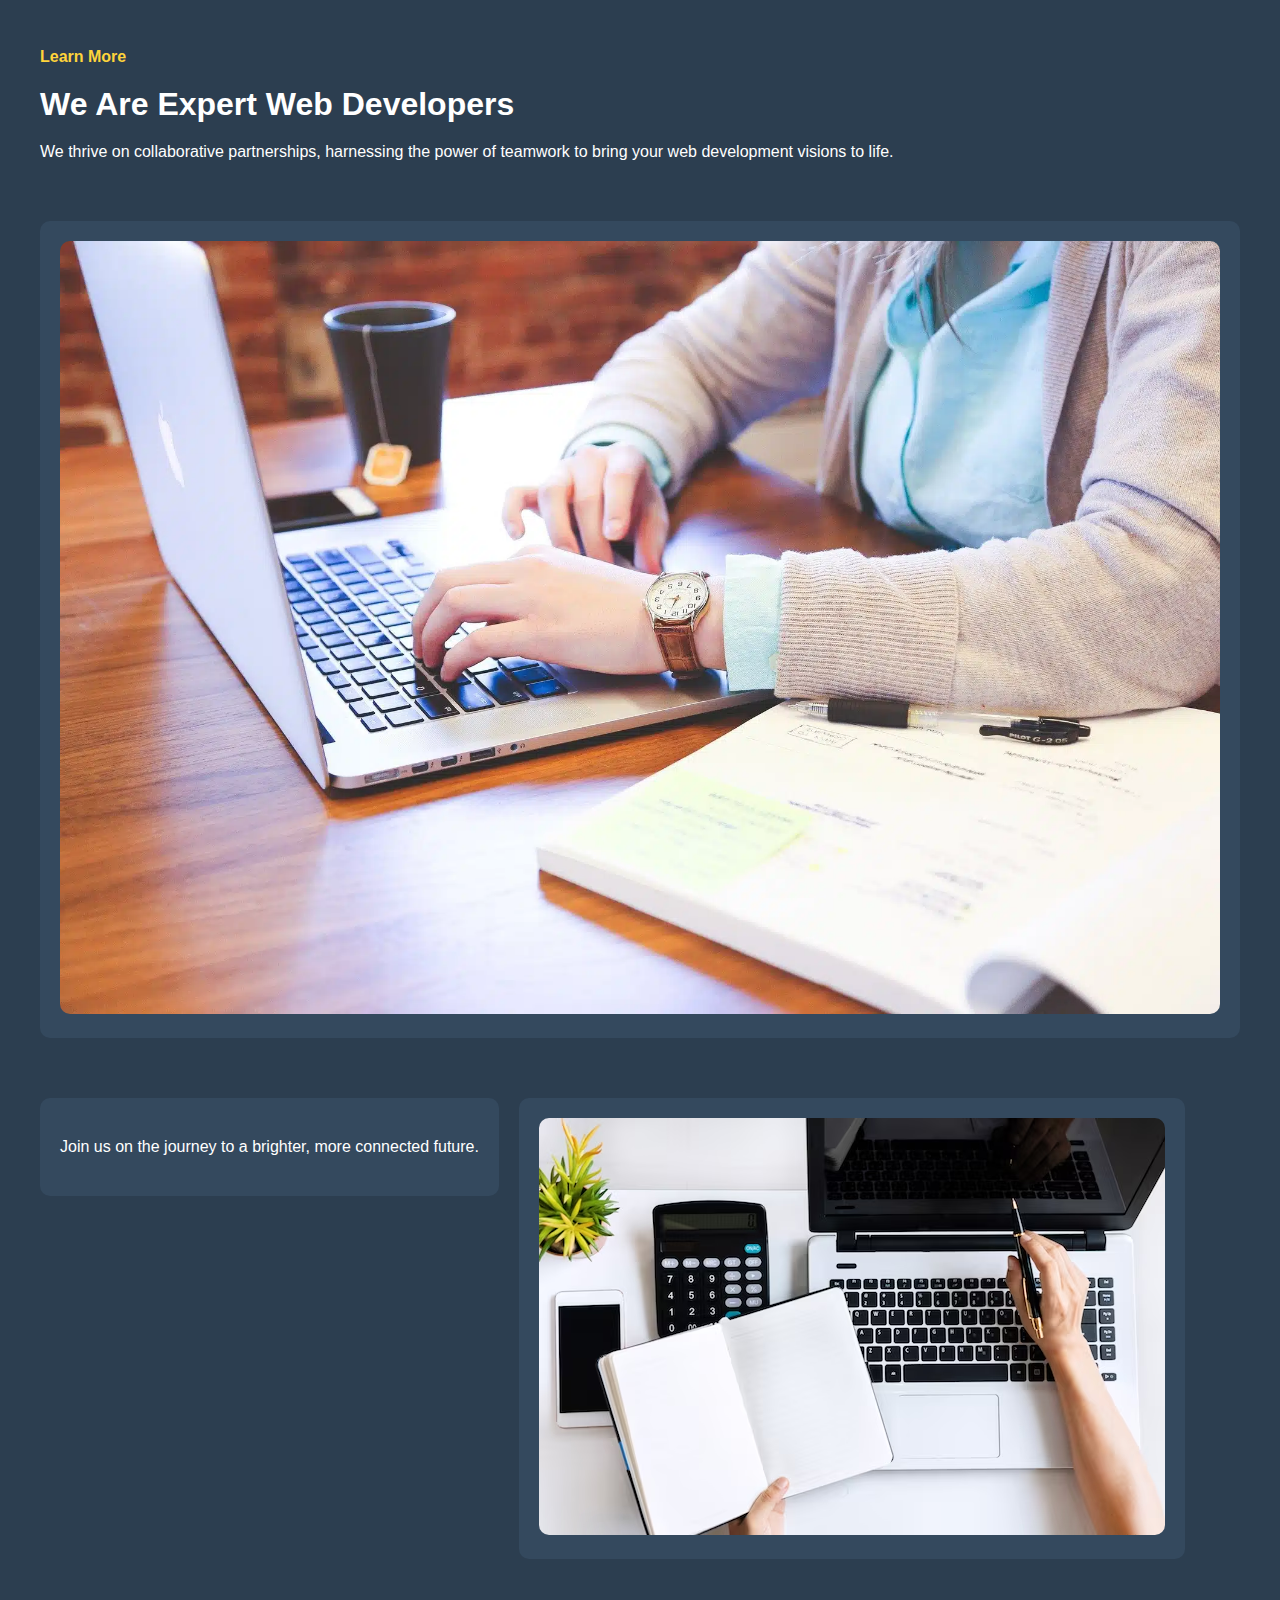
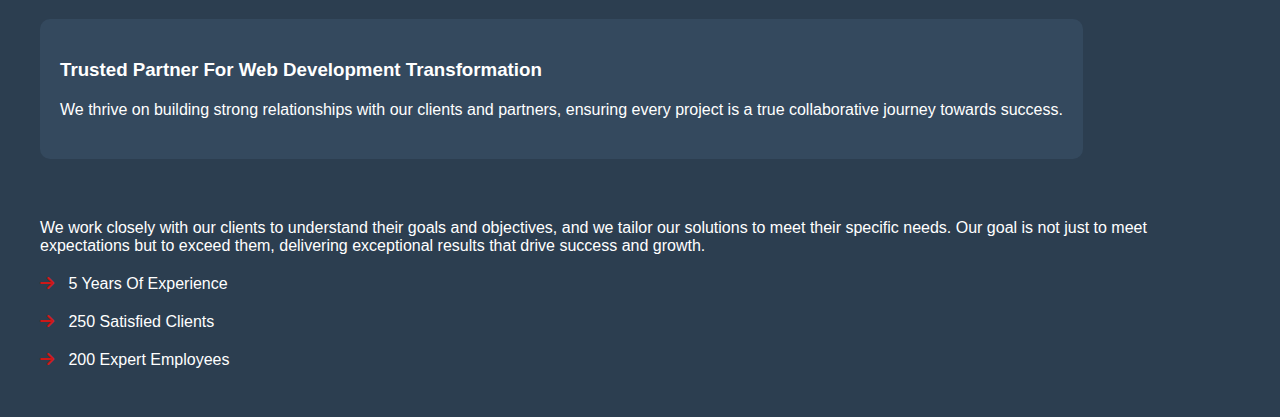
<file: s.html>
<!DOCTYPE html>
<html lang="en">
<head>
    <meta charset="UTF-8">
    <meta name="viewport" content="width=device-width, initial-scale=1.0">
    <title>Animated Web Development Content</title>
    <link rel="stylesheet" href="https://cdnjs.cloudflare.com/ajax/libs/font-awesome/6.0.0-beta3/css/all.min.css">
    <style>
        body {
            background-color: #2c3e50;
            font-family: Arial, sans-serif;
            color: #fff;
            padding: 20px;
        }
        .container {
            max-width: 1200px;
            margin: auto;
        }
        .row {
            display: flex;
            flex-wrap: wrap;
            gap: 20px;
        }
        .card, .img-border {
            background-color: #34495e;
            border-radius: 10px;
            padding: 20px;
            color: #fff;
            overflow: hidden;
            position: relative;
            margin: 20px 0;
            animation: fadeInUp 1s ease-in-out;
        }
        .card:hover, .img-border:hover {
            transform: translateY(-10px) scale(1.05);
            box-shadow: 0 10px 20px rgba(0, 0, 0, 0.3);
        }
        .img-border img {
            width: 100%;
            border-radius: 10px;
        }
        h1, h3, h4, p {
            margin: 20px 0;
        }
        .text-primary {
            color: #FFD43B;
        }
        .fa-arrow-right {
            margin-right: 10px;
        }
        @keyframes fadeInUp {
            from {
                opacity: 0;
                transform: translateY(20px);
            }
            to {
                opacity: 1;
                transform: translateY(0);
            }
        }
        @keyframes bounceIn {
            from, 20%, 40%, 60%, 80%, to {
                -webkit-animation-timing-function: cubic-bezier(0.215, 0.610, 0.355, 1.000);
                animation-timing-function: cubic-bezier(0.215, 0.610, 0.355, 1.000);
            }
            from {
                opacity: 0;
                transform: scale3d(.3, .3, .3);
            }
            20% {
                transform: scale3d(1.1, 1.1, 1.1);
            }
            40% {
                transform: scale3d(.9, .9, .9);
            }
            60% {
                opacity: 1;
                transform: scale3d(1.03, 1.03, 1.03);
            }
            80% {
                transform: scale3d(.97, .97, .97);
            }
            to {
                opacity: 1;
                transform: scale3d(1, 1, 1);
            }
        }
    </style>
</head>
<body>
    <div class="container overflow-hidden py-5">
        <div class="row g-5">
            <div class="col-lg-12 bg-light p-5" style="animation: bounceIn 1s ease;">
                <div class="row">
                    <div class="col-lg-4">
                        <h4 class="mb-1 text-primary">Learn More</h4>
                        <h1 class="display-5 mb-4">We Are Expert Web Developers</h1>
                        <p>We thrive on collaborative partnerships, harnessing the power of teamwork to bring your web development visions to life.</p>
                    </div>
                    <div class="col-lg-4" style="animation: bounceIn 1.2s ease;">
                        <div class="img-border">
                            <img class="img-fluid" src="img/faster-laptop.webp" alt="Faster Laptop">
                        </div>
                    </div>
                    <div class="col-lg-4 d-flex flex-column justify-content-center" style="animation: bounceIn 1.4s ease;">
                        <div class="card">
                            <p>Join us on the journey to a brighter, more connected future.</p>
                        </div>
                    </div>
                    <div class="col-lg-4" style="animation: bounceIn 1.6s ease;">
                        <div class="img-border">
                            <img class="img-fluid" src="img/young-asian-woman-doing-research-work-her-business-with-computer-laptop-while-holding-notebook-home-top-view-copy-space_164138-751.avif" alt="Research Work">
                        </div>
                    </div>
                    <div class="col-lg-4 d-flex flex-column justify-content-center" style="animation: bounceIn 1.8s ease;">
                        <div class="card">
                            <h3 class="text-white">Trusted Partner For Web Development Transformation</h3>
                            <p class="text-white">We thrive on building strong relationships with our clients and partners, ensuring every project is a true collaborative journey towards success.</p>
                        </div>
                    </div>
                    <div class="col-lg-4 d-flex flex-column justify-content-center" style="animation: bounceIn 2s ease;">
                        <p>We work closely with our clients to understand their goals and objectives, and we tailor our solutions to meet their specific needs. Our goal is not just to meet expectations but to exceed them, delivering exceptional results that drive success and growth.</p>
                        <p><i class="fa-solid fa-arrow-right" style="color: #cd1818;"></i> 5 Years Of Experience</p>
                        <p><i class="fa-solid fa-arrow-right" style="color: #cd1818;"></i> 250 Satisfied Clients</p>
                        <p><i class="fa-solid fa-arrow-right" style="color: #cd1818;"></i> 200 Expert Employees</p>
                    </div>
                </div>
            </div>
        </div>
    </div>
</body>
</html>
</file>
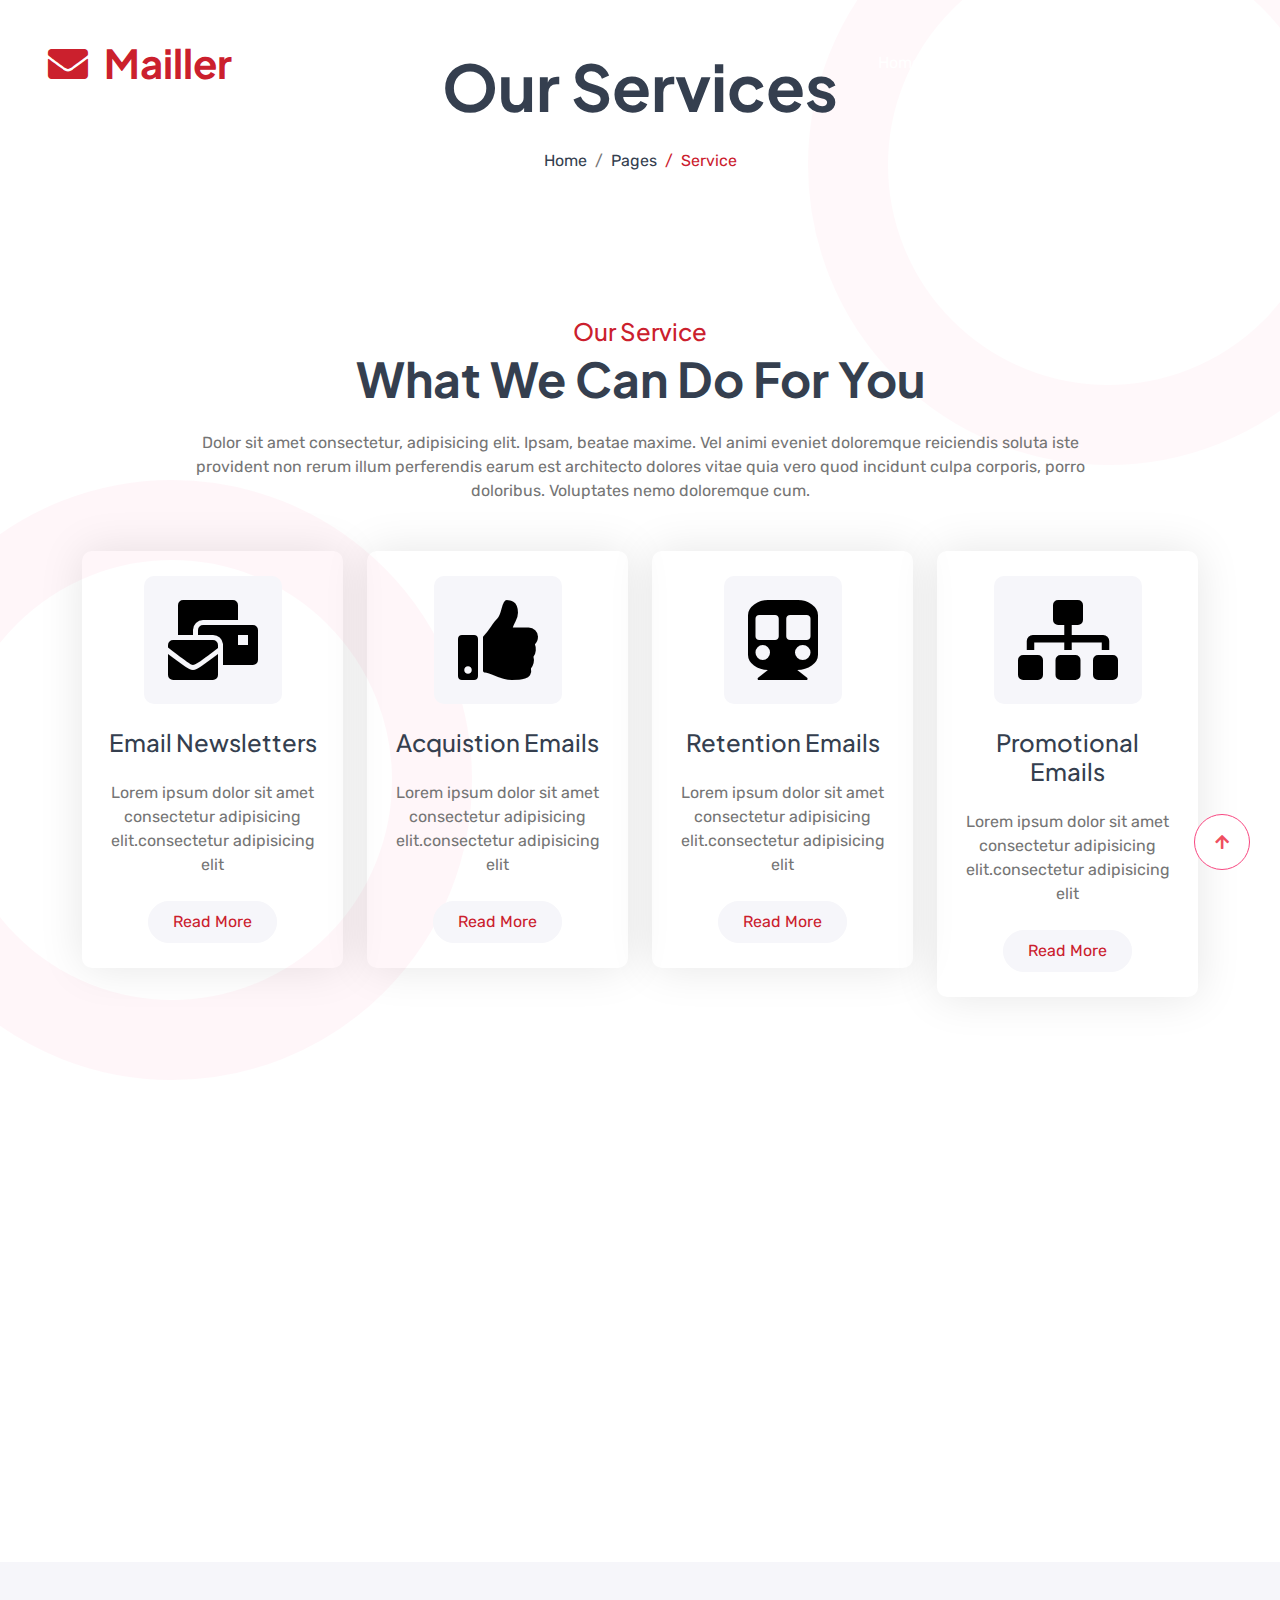
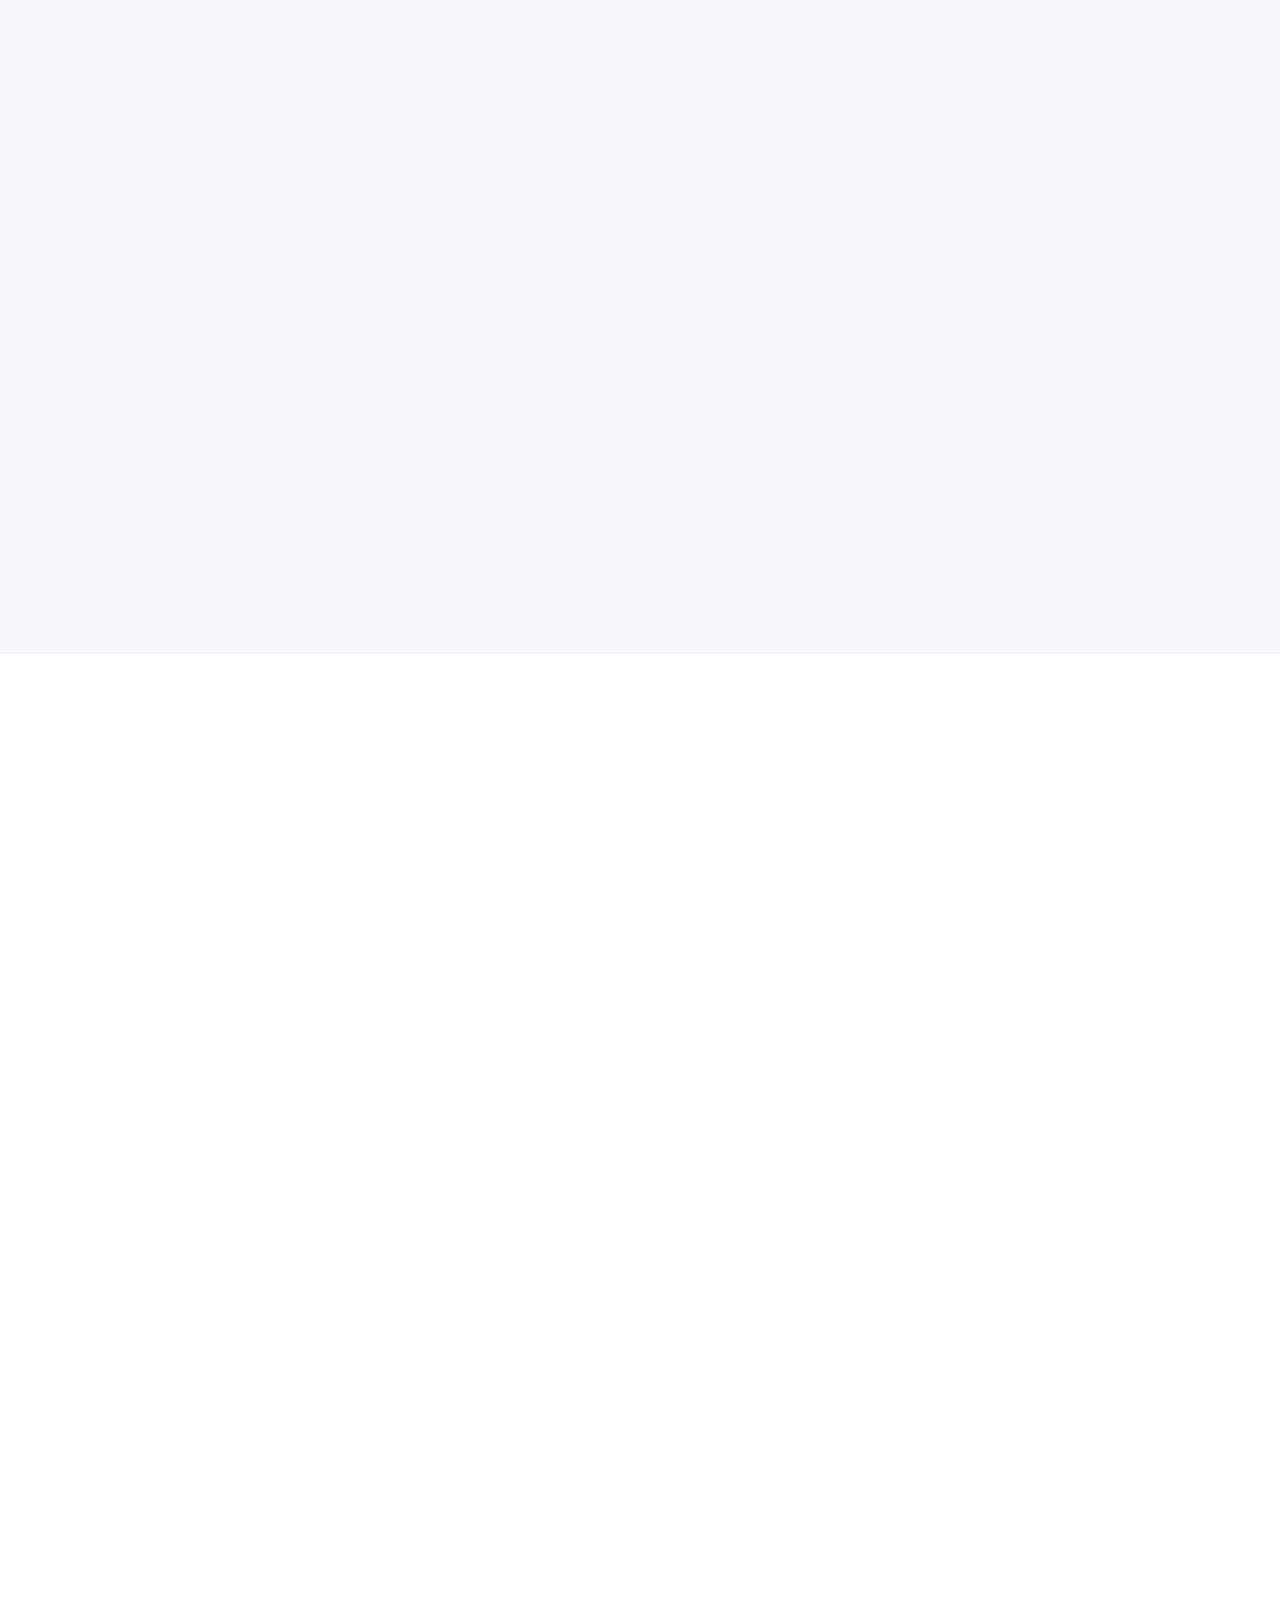
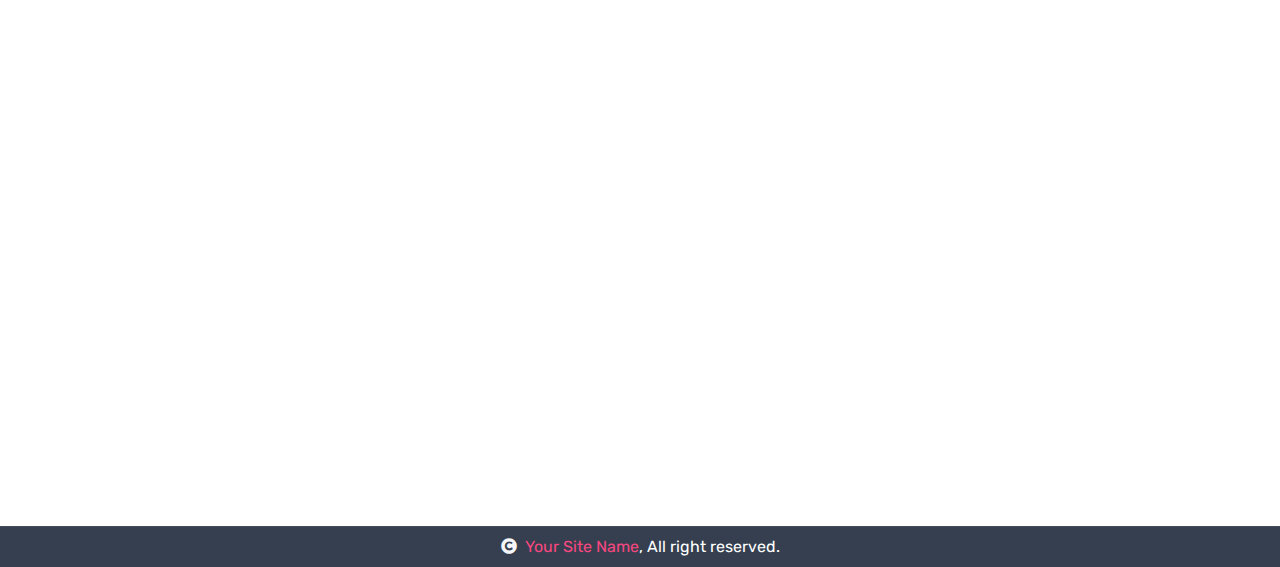
<file: service.html>
<!DOCTYPE html>
<html lang="en">

    <head>
        <meta charset="utf-8">
        <title>Mailler - SaaS Website Template</title>
        <meta content="width=device-width, initial-scale=1.0" name="viewport">
        <meta content="" name="keywords">
        <meta content="" name="description">

        <!-- Google Web Fonts -->
        <link rel="preconnect" href="https://fonts.googleapis.com">
        <link rel="preconnect" href="https://fonts.gstatic.com" crossorigin>
        <link href="https://fonts.googleapis.com/css2?family=Plus+Jakarta+Sans:wght@500;600;700&family=Rubik:wght@400;500&display=swap" rel="stylesheet"> 

        <!-- Icon Font Stylesheet -->
        <link rel="stylesheet" href="https://use.fontawesome.com/releases/v5.15.4/css/all.css"/>
        <link href="https://cdn.jsdelivr.net/npm/bootstrap-icons@1.4.1/font/bootstrap-icons.css" rel="stylesheet">

        <!-- Libraries Stylesheet -->
        <link href="lib/animate/animate.min.css" rel="stylesheet">
        <link href="lib/owlcarousel/assets/owl.carousel.min.css" rel="stylesheet">
        <link href="lib/lightbox/css/lightbox.min.css" rel="stylesheet">


        <!-- Customized Bootstrap Stylesheet -->
        <link href="css/bootstrap.min.css" rel="stylesheet">

        <!-- Template Stylesheet -->
        <link href="css/style.css" rel="stylesheet">
    </head>

    <body>

        <!-- Spinner Start -->
        <div id="spinner" class="show bg-white position-fixed translate-middle w-100 vh-100 top-50 start-50 d-flex align-items-center justify-content-center">
            <div class="spinner-border text-primary" style="width: 3rem; height: 3rem;" role="status">
                <span class="sr-only">Loading...</span>
            </div>
        </div>
        <!-- Spinner End -->


        <!-- Navbar & Hero Start -->
        <div class="container-fluid p-0">
            <nav class="navbar navbar-expand-lg navbar-light bg-transparent px-4 px-lg-5 py-3 py-lg-0">
                <a href="index.html" class="navbar-brand p-0">
                    <h1 class="display-6 text-primary m-0"><i class="fas fa-envelope me-3"></i>Mailler</h1>
                    <!-- <img src="img/logo.png" alt="Logo"> -->
                </a>
                <button class="navbar-toggler" type="button" data-bs-toggle="collapse" data-bs-target="#navbarCollapse">
                    <span class="fa fa-bars"></span>
                </button>
                <div class="collapse navbar-collapse" id="navbarCollapse">
                    <div class="navbar-nav ms-auto py-0">
                        <a href="index.html" class="nav-item nav-link">Home</a>
                        <a href="about.html" class="nav-item nav-link">About</a>
                        <div class="nav-item dropdown">
                            <a href="#" class="nav-link dropdown-toggle" data-bs-toggle="dropdown">Services</a>
                            <div class="dropdown-menu m-0">
                                <a href="web_development.html" class="dropdown-item">Web Development</a>
                                <a href="app_development.html" class="dropdown-item">App Development</a>
                                <a href="ecommerce.html" class="dropdown-item">E-Commerce</a>
                            </div>
                        </div>
                        <a href="contact.html" class="nav-item nav-link">Contact Us</a>
                    </div>
                    <!-- <a href="#" class="btn btn-light border border-primary rounded-pill text-primary py-2 px-4 me-4">Log In</a>
                    <a href="#" class="btn btn-primary rounded-pill text-white py-2 px-4">Sign Up</a> -->
                </div>
            </nav>
        </div>
        <!-- Navbar & Hero End -->


         <!-- Header Start -->
         <div class="container-fluid bg-breadcrumb">
            <ul class="breadcrumb-animation">
                <li></li>
                <li></li>
                <li></li>
                <li></li>
                <li></li>
                <li></li>
                <li></li>
                <li></li>
                <li></li>
                <li></li>
            </ul>
            <div class="container text-center py-5" style="max-width: 900px;">
                <h3 class="display-3 mb-4 wow fadeInDown" data-wow-delay="0.1s">Our Services</h1>
                <ol class="breadcrumb justify-content-center mb-0 wow fadeInDown" data-wow-delay="0.3s">
                    <li class="breadcrumb-item"><a href="index.html">Home</a></li>
                    <li class="breadcrumb-item"><a href="#">Pages</a></li>
                    <li class="breadcrumb-item active text-primary">Service</li>
                </ol>    
            </div>
        </div>
        <!-- Header End -->


        <!-- Service Start -->
        <div class="container-fluid service py-5">
            <div class="container py-5">
                <div class="text-center mx-auto mb-5 wow fadeInUp" data-wow-delay="0.1s" style="max-width: 900px;">
                    <h4 class="mb-1 text-primary">Our Service</h4>
                    <h1 class="display-5 mb-4">What We Can Do For You</h1>
                    <p class="mb-0">Dolor sit amet consectetur, adipisicing elit. Ipsam, beatae maxime. Vel animi eveniet doloremque reiciendis soluta iste provident non rerum illum perferendis earum est architecto dolores vitae quia vero quod incidunt culpa corporis, porro doloribus. Voluptates nemo doloremque cum.
                    </p>
                </div>
                <div class="row g-4 justify-content-center">
                    <div class="col-md-6 col-lg-4 col-xl-3 wow fadeInUp" data-wow-delay="0.1s">
                        <div class="service-item text-center rounded p-4">
                            <div class="service-icon d-inline-block bg-light rounded p-4 mb-4"><i class="fas fa-mail-bulk fa-5x text-secondary"></i></div>
                            <div class="service-content">
                                <h4 class="mb-4">Email Newsletters</h4>
                                <p class="mb-4">Lorem ipsum dolor sit amet consectetur adipisicing elit.consectetur adipisicing elit
                                </p>
                                <a href="#" class="btn btn-light rounded-pill text-primary py-2 px-4">Read More</a>
                            </div>
                        </div>
                    </div>
                    <div class="col-md-6 col-lg-4 col-xl-3 wow fadeInUp" data-wow-delay="0.3s">
                        <div class="service-item text-center rounded p-4">
                            <div class="service-icon d-inline-block bg-light rounded p-4 mb-4"><i class="fas fa-thumbs-up fa-5x text-secondary"></i></div>
                            <div class="service-content">
                                <h4 class="mb-4">Acquistion Emails </h4>
                                <p class="mb-4">Lorem ipsum dolor sit amet consectetur adipisicing elit.consectetur adipisicing elit
                                </p>
                                <a href="#" class="btn btn-light rounded-pill text-primary py-2 px-4">Read More</a>
                            </div>
                        </div>
                    </div>
                    <div class="col-md-6 col-lg-4 col-xl-3 wow fadeInUp" data-wow-delay="0.5s">
                        <div class="service-item text-center rounded p-4">
                            <div class="service-icon d-inline-block bg-light rounded p-4 mb-4"><i class="fa fa-subway fa-5x text-secondary"></i></div>
                            <div class="service-content">
                                <h4 class="mb-4">Retention Emails</h4>
                                <p class="mb-4">Lorem ipsum dolor sit amet consectetur adipisicing elit.consectetur adipisicing elit
                                </p>
                                <a href="#" class="btn btn-light rounded-pill text-primary py-2 px-4">Read More</a>
                            </div>
                        </div>
                    </div>
                    <div class="col-md-6 col-lg-4 col-xl-3 wow fadeInUp" data-wow-delay="0.7s">
                        <div class="service-item text-center rounded p-4">
                            <div class="service-icon d-inline-block bg-light rounded p-4 mb-4"><i class="fas fa-sitemap fa-5x text-secondary"></i></div>
                            <div class="service-content">
                                <h4 class="mb-4">Promotional Emails</h4>
                                <p class="mb-4">Lorem ipsum dolor sit amet consectetur adipisicing elit.consectetur adipisicing elit
                                </p>
                                <a href="#" class="btn btn-light rounded-pill text-primary py-2 px-4">Read More</a>
                            </div>
                        </div>
                    </div>
                    <div class="col-md-6 col-lg-4 col-xl-3 wow fadeInUp" data-wow-delay="0.1s">
                        <div class="service-item text-center rounded p-4">
                            <div class="service-icon d-inline-block bg-light rounded p-4 mb-4"><i class="fas fa-mail-bulk fa-5x text-secondary"></i></div>
                            <div class="service-content">
                                <h4 class="mb-4">Email Newsletters</h4>
                                <p class="mb-4">Lorem ipsum dolor sit amet consectetur adipisicing elit.consectetur adipisicing elit
                                </p>
                                <a href="#" class="btn btn-light rounded-pill text-primary py-2 px-4">Read More</a>
                            </div>
                        </div>
                    </div>
                    <div class="col-md-6 col-lg-4 col-xl-3 wow fadeInUp" data-wow-delay="0.3s">
                        <div class="service-item text-center rounded p-4">
                            <div class="service-icon d-inline-block bg-light rounded p-4 mb-4"><i class="fas fa-thumbs-up fa-5x text-secondary"></i></div>
                            <div class="service-content">
                                <h4 class="mb-4">Acquistion Emails </h4>
                                <p class="mb-4">Lorem ipsum dolor sit amet consectetur adipisicing elit.consectetur adipisicing elit
                                </p>
                                <a href="#" class="btn btn-light rounded-pill text-primary py-2 px-4">Read More</a>
                            </div>
                        </div>
                    </div>
                    <div class="col-md-6 col-lg-4 col-xl-3 wow fadeInUp" data-wow-delay="0.5s">
                        <div class="service-item text-center rounded p-4">
                            <div class="service-icon d-inline-block bg-light rounded p-4 mb-4"><i class="fa fa-subway fa-5x text-secondary"></i></div>
                            <div class="service-content">
                                <h4 class="mb-4">Retention Emails</h4>
                                <p class="mb-4">Lorem ipsum dolor sit amet consectetur adipisicing elit.consectetur adipisicing elit
                                </p>
                                <a href="#" class="btn btn-light rounded-pill text-primary py-2 px-4">Read More</a>
                            </div>
                        </div>
                    </div>
                    <div class="col-md-6 col-lg-4 col-xl-3 wow fadeInUp" data-wow-delay="0.7s">
                        <div class="service-item text-center rounded p-4">
                            <div class="service-icon d-inline-block bg-light rounded p-4 mb-4"><i class="fas fa-sitemap fa-5x text-secondary"></i></div>
                            <div class="service-content">
                                <h4 class="mb-4">Promotional Emails</h4>
                                <p class="mb-4">Lorem ipsum dolor sit amet consectetur adipisicing elit.consectetur adipisicing elit
                                </p>
                                <a href="#" class="btn btn-light rounded-pill text-primary py-2 px-4">Read More</a>
                            </div>
                        </div>
                    </div>
                </div>
            </div>
        </div>
        <!-- Service End -->


        <!-- FAQ Start -->
        <div class="container-fluid FAQ bg-light overflow-hidden py-5">
            <div class="container py-5">
                <div class="row g-5 align-items-center">
                    <div class="col-lg-6 wow fadeInLeft" data-wow-delay="0.1s">
                       <div class="accordion" id="accordionExample">
                            <div class="accordion-item border-0 mb-4">
                                <h2 class="accordion-header" id="headingOne">
                                    <button class="accordion-button rounded-top" type="button" data-bs-toggle="collapse" data-bs-target="#collapseOne" aria-expanded="true" aria-controls="collapseTOne">
                                        Why did you choose Our Email Services?
                                    </button>
                                </h2>
                                <div id="collapseOne" class="accordion-collapse collapse show" aria-labelledby="headingOne" data-bs-parent="#accordionExample">
                                    <div class="accordion-body my-2">
                                        <h5>Dolor sit amet consectetur adipisicing elit.</h5>
                                        <p>Lorem ipsum dolor sit amet consectetur adipisicing elit. Ad nemo impedit, sapiente quis illo quia nulla atque maxime fuga minima ipsa quae cum consequatur, sit, delectus exercitationem odit officiis maiores! Neque, quidem corrupti modi architecto eos saepe incidunt dignissimos rerum.</p>
                                        <p>Lorem ipsum dolor sit amet consectetur adipisicing elit. Dicta distinctio hic fuga odio excepturi ducimus sequi at. Doloribus, non aspernatur.</p>
                                    </div>
                                </div>
                            </div>
                            <div class="accordion-item border-0 mb-4">
                                <h2 class="accordion-header" id="headingTwo">
                                    <button class="accordion-button collapsed rounded-top" type="button" data-bs-toggle="collapse" data-bs-target="#collapseTwo" aria-expanded="false" aria-controls="collapseTwo">
                                        Are there any hidden charges? 
                                    </button>
                                </h2>
                                <div id="collapseTwo" class="accordion-collapse collapse" aria-labelledby="headingTwo" data-bs-parent="#accordionExample">
                                    <div class="accordion-body my-2">
                                        <h5>Dolor sit amet consectetur adipisicing elit.</h5>
                                        <p>Lorem ipsum dolor sit amet consectetur adipisicing elit. Ad nemo impedit, sapiente quis illo quia nulla atque maxime fuga minima ipsa quae cum consequatur, sit, delectus exercitationem odit officiis maiores! Neque, quidem corrupti modi architecto eos saepe incidunt dignissimos rerum.</p>
                                        <p>Lorem ipsum dolor sit amet consectetur adipisicing elit. Dicta distinctio hic fuga odio excepturi ducimus sequi at. Doloribus, non aspernatur.</p>
                                    </div>
                                </div>
                            </div>
                            <div class="accordion-item border-0">
                                <h2 class="accordion-header" id="headingThree">
                                    <button class="accordion-button collapsed rounded-top" type="button" data-bs-toggle="collapse" data-bs-target="#collapseThree" aria-expanded="false" aria-controls="collapseThree">
                                        What are the key challenges of email marketing?
                                    </button>
                                </h2>
                                <div id="collapseThree" class="accordion-collapse collapse" aria-labelledby="headingThree" data-bs-parent="#accordionExample">
                                    <div class="accordion-body my-2">
                                        <h5>Dolor sit amet consectetur adipisicing elit.</h5>
                                        <p>Lorem ipsum dolor sit amet consectetur adipisicing elit. Ad nemo impedit, sapiente quis illo quia nulla atque maxime fuga minima ipsa quae cum consequatur, sit, delectus exercitationem odit officiis maiores! Neque, quidem corrupti modi architecto eos saepe incidunt dignissimos rerum.</p>
                                        <p>Lorem ipsum dolor sit amet consectetur adipisicing elit. Dicta distinctio hic fuga odio excepturi ducimus sequi at. Doloribus, non aspernatur.</p>
                                    </div>
                                </div>
                            </div>
                       </div>
                    </div>
                    <div class="col-lg-6 wow fadeInRight" data-wow-delay="0.3s">
                        <div class="FAQ-img RotateMoveRight rounded">
                            <img src="img/about-1.png" class="img-fluid w-100" alt="">
                        </div>
                    </div>
                </div>
            </div>
        </div>
        <!-- FAQ End -->


        <!-- Pricing Start -->
        <div class="container-fluid price py-5">
            <div class="container py-5">
                <div class="text-center mx-auto mb-5 wow fadeInUp" data-wow-delay="0.1s" style="max-width: 900px;">
                    <h4 class="text-primary">Pricing Plan</h4>
                    <h1 class="display-5 mb-4">Not Sure Which Plan Is For You?</h1>
                    <p class="mb-0">Dolor sit amet consectetur, adipisicing elit. Ipsam, beatae maxime. Vel animi eveniet doloremque reiciendis soluta iste provident non rerum illum perferendis earum est architecto dolores vitae quia vero quod incidunt culpa corporis, porro doloribus. Voluptates nemo doloremque cum.
                    </p>
                </div>
                <div class="row g-5 justify-content-center">
                    <div class="col-md-6 col-lg-6 col-xl-4 wow fadeInUp" data-wow-delay="0.1s">
                        <div class="price-item bg-light rounded text-center">
                            <div class="text-center text-dark border-bottom d-flex flex-column justify-content-center p-4" style="width: 100%; height: 160px;">
                                <p class="fs-2 fw-bold text-uppercase mb-0">BASIC</p>
                                <div class="d-flex justify-content-center">
                                    <strong class="align-self-start">$</strong>
                                    <p class="mb-0"><span class="display-5">00</span>/mo</p>
                                </div>                        
                            </div>
                            <div class="text-start p-5">
                                <p><i class="fas fa-check text-success me-1"></i> Limited Acess Library</p>
                                <p><i class="fas fa-check text-success me-1"></i> Customer Support</p>
                                <p><i class="fas fa-check text-success me-1"></i> Pre-built Email Templates</p>
                                <p><i class="fas fa-check text-success me-1"></i> Reporting & Analytics</p>
                                <p><i class="fas fa-check text-success me-1"></i> Forms & Landing Pages</p>
                                <p><i class="fas fa-check text-success me-1"></i> A/B Testing</p>
                                <p><i class="fas fa-check text-success me-1"></i> Email Scheduling</p>
                                <p><i class="fas fa-check text-success me-1"></i> Automated Customer Journeys</p>
                                <p><i class="fas fa-times text-danger me-1"></i> Creative Assistant</p>
                                <p class="mb-4"><i class="fas fa-times text-danger me-1"></i> Role-based Access</p>
                                <button class="btn btn-light rounded-pill py-2 px-5" type="button">Get Started</button>
                            </div>
                        </div>
                    </div>
                    <div class="col-md-6 col-lg-6 col-xl-4 wow fadeInUp" data-wow-delay="0.3s">
                        <div class="price-item bg-light rounded text-center">
                            <div class="pice-item-offer">Popular</div>
                            <div class="text-center text-primary border-bottom d-flex flex-column justify-content-center p-4" style="width: 100%; height: 160px;">
                                <p class="fs-2 fw-bold text-uppercase mb-0">Standard</p>
                                <div class="d-flex justify-content-center">
                                    <strong class="align-self-start">$</strong>
                                    <p class="mb-0"><span class="display-5">23</span>/mo</p>
                                </div>                        
                            </div>
                            <div class="text-start p-5">
                                <p><i class="fas fa-check text-success me-1"></i> Limited Acess Library</p>
                                <p><i class="fas fa-check text-success me-1"></i> Customer Support</p>
                                <p><i class="fas fa-check text-success me-1"></i> Pre-built Email Templates</p>
                                <p><i class="fas fa-check text-success me-1"></i> Reporting & Analytics</p>
                                <p><i class="fas fa-check text-success me-1"></i> Forms & Landing Pages</p>
                                <p><i class="fas fa-check text-success me-1"></i> A/B Testing</p>
                                <p><i class="fas fa-check text-success me-1"></i> Email Scheduling</p>
                                <p><i class="fas fa-check text-success me-1"></i> Automated Customer Journeys</p>
                                <p><i class="fas fa-times text-danger me-1"></i> Creative Assistant</p>
                                <p class="mb-4"><i class="fas fa-times text-danger me-1"></i> Role-based Access</p>
                                <button class="btn btn-light rounded-pill py-2 px-5" type="button">Get Started</button>
                            </div>
                        </div>
                    </div>
                    <div class="col-md-6 col-lg-6 col-xl-4 wow fadeInUp" data-wow-delay="0.5s">
                        <div class="price-item bg-light rounded text-center">
                            <div class="text-center text-secondary border-bottom d-flex flex-column justify-content-center p-4" style="width: 100%; height: 160px;">
                                <p class="fs-2 fw-bold text-uppercase mb-0">Premium</p>
                                <div class="d-flex justify-content-center">
                                    <strong class="align-self-start">$</strong>
                                    <p class="mb-0"><span class="display-5">49</span>/mo</p>
                                </div>                        
                            </div>
                            <div class="text-start p-5">
                                <p><i class="fas fa-check text-success me-1"></i> Limited Acess Library</p>
                                <p><i class="fas fa-check text-success me-1"></i> Customer Support</p>
                                <p><i class="fas fa-check text-success me-1"></i> Pre-built Email Templates</p>
                                <p><i class="fas fa-check text-success me-1"></i> Reporting & Analytics</p>
                                <p><i class="fas fa-check text-success me-1"></i> Forms & Landing Pages</p>
                                <p><i class="fas fa-check text-success me-1"></i> A/B Testing</p>
                                <p><i class="fas fa-check text-success me-1"></i> Email Scheduling</p>
                                <p><i class="fas fa-check text-success me-1"></i> Automated Customer Journeys</p>
                                <p><i class="fas fa-times text-danger me-1"></i> Creative Assistant</p>
                                <p class="mb-4"><i class="fas fa-times text-danger me-1"></i> Role-based Access</p>
                                <button class="btn btn-light rounded-pill py-2 px-5" type="button">Get Started</button>
                            </div>
                        </div>
                    </div>
                </div>
            </div>
        </div>
        <!-- Pricing End -->


        <!-- Footer Start -->
        <div class="container-fluid footer py-2 wow fadeIn bg-primary" data-wow-delay="0.2s">
            <div class="container py-3">
                <div class="row g-5">
                    <div class=" col-lg-3 col-xl-3">
                        <div class="footer-item d-flex flex-column">
                            <h4 class="mb-2 fw-bold footer-text">About</h4>
                            <!-- <a href=""> Why Mailler?</a>
                            <a href=""> Our Features</a>
                            <a href=""> Our Portfolio</a>
                            <a href=""> About Us</a>
                            <a href=""> Our Blog & News</a>
                            <a href=""> Get In Touch</a> -->
                            <p class="web-para text-white">Web Plant IT Solutions Private Limited, a leading Website development company in India, providing full-fledged tech services across the globe.</p>
                        </div>
                    </div>
                    <div class=" col-lg-3 col-xl-3">
                        <div class="footer-item d-flex flex-column">
                            <h4 class="mb-3 text-dark fw-bold footer-text">Quick Links</h4>
                          
                             <a href="index.html" class="text-white"> <i class="fa-solid fa-circle-chevron-right me-2 footer-text"></i> Home</a>
                            
                            
                            <a href="about.html" class="text-white"> <i class="fa-solid fa-circle-chevron-right me-2 footer-text"></i> About</a>
                             
                             
                            <a href="#" class="text-white"> <i class="fa-solid fa-circle-chevron-right me-2 footer-text"></i>Services</a>
                             
                            
                            <a href="contact.html" class="text-white"> <i class="fa-solid fa-circle-chevron-right me-2 footer-text"></i> Contact Us</a>
                             
                           
                        </div>
                    </div>
                    <div class="col-lg-3 col-xl-3">
                        <div class="footer-item d-flex flex-column">
                            <h4 class="mb-3 text-dark fw-bold footer-text">Services</h4>
                            <a href="web_development.html" class="text-white"> <i class="fa-solid fa-circle-chevron-right me-2 footer-text"></i>Web Development</a>
                            <a href="app_development.html" class="text-white"> <i class="fa-solid fa-circle-chevron-right me-2 footer-text"></i>App Development</a>
                            <a href="ecommerce.html" class="text-white"> <i class="fa-solid fa-circle-chevron-right me-2 footer-text"></i>E-commerce</a>
                            
                            <!-- <a href=""> Email Marketing</a>
                            <a href=""> Acquistion Emails</a>
                            <a href=""> Retention Emails</a> -->
                        </div>
                    </div>
                    <div class="col-lg-3 col-xl-3">
                        <div class="footer-item d-flex flex-column">
                            <h4 class="mb-3 text-dark fw-bold footer-text">Contact Info</h4>
                            <a href="" class="text-white"><i class="fa fa-map-marker-alt me-2 footer-text"></i> Hyderabad</a>
                            <a href="" class="text-white"><i class="fas fa-envelope me-2 footer-text"></i>thepatternscompany@gmail.com</a>
                            <a href="" class="text-white"><i class="fas fa-phone me-2 footer-text"></i> +91 62814 13577</a>
                            <!-- <a href="" class="mb-3"><i class="fas fa-print me-2"></i> +012 345 67890</a> -->
                            <div class="d-flex align-items-center mt-2">
                                <i class="fas fa-share fa-2x text-secondary me-2"></i>
                                <a class="btn-square btn btn-primary rounded-circle mx-1" href=""><i class="fab fa-facebook-f"></i></a>
                                <a class="btn-square btn btn-primary rounded-circle mx-1" href=""><i class="fab fa-twitter"></i></a>
                                <a class="btn-square btn btn-primary rounded-circle mx-1" href=""><i class="fab fa-instagram"></i></a>
                                <a class="btn-square btn btn-primary rounded-circle mx-1" href=""><i class="fab fa-linkedin-in"></i></a>
                            </div>
                        </div>
                    </div>
                </div>
            </div>
        </div>
        <!-- Footer End -->

        
        <!-- Copyright Start -->
        <div class="container-fluid copyright py-2">
            <div class="container">
                <div class="row g-4 align-items-center ">
                    <div class="col-md-12 text-center mb-md-0">
                        <span class="text-white"><a href="#"><i class="fas fa-copyright text-light me-2"></i>Your Site Name</a>, All right reserved.</span>
                    </div>
                    
                </div>
            </div>
        </div>
        <!-- Copyright End -->


        <!-- Back to Top -->
        <a href="#" class="btn btn-primary btn-lg-square back-to-top"><i class="fa fa-arrow-up"></i></a>   

        
    <!-- JavaScript Libraries -->
    <script src="https://ajax.googleapis.com/ajax/libs/jquery/3.6.4/jquery.min.js"></script>
    <script src="https://cdn.jsdelivr.net/npm/bootstrap@5.0.0/dist/js/bootstrap.bundle.min.js"></script>
    <script src="lib/wow/wow.min.js"></script>
    <script src="lib/easing/easing.min.js"></script>
    <script src="lib/waypoints/waypoints.min.js"></script>
    <script src="lib/counterup/counterup.min.js"></script>
    <script src="lib/owlcarousel/owl.carousel.min.js"></script>
    <script src="lib/lightbox/js/lightbox.min.js"></script>
    

    <!-- Template Javascript -->
    <script src="js/main.js"></script>
    </body>

</html>
</file>
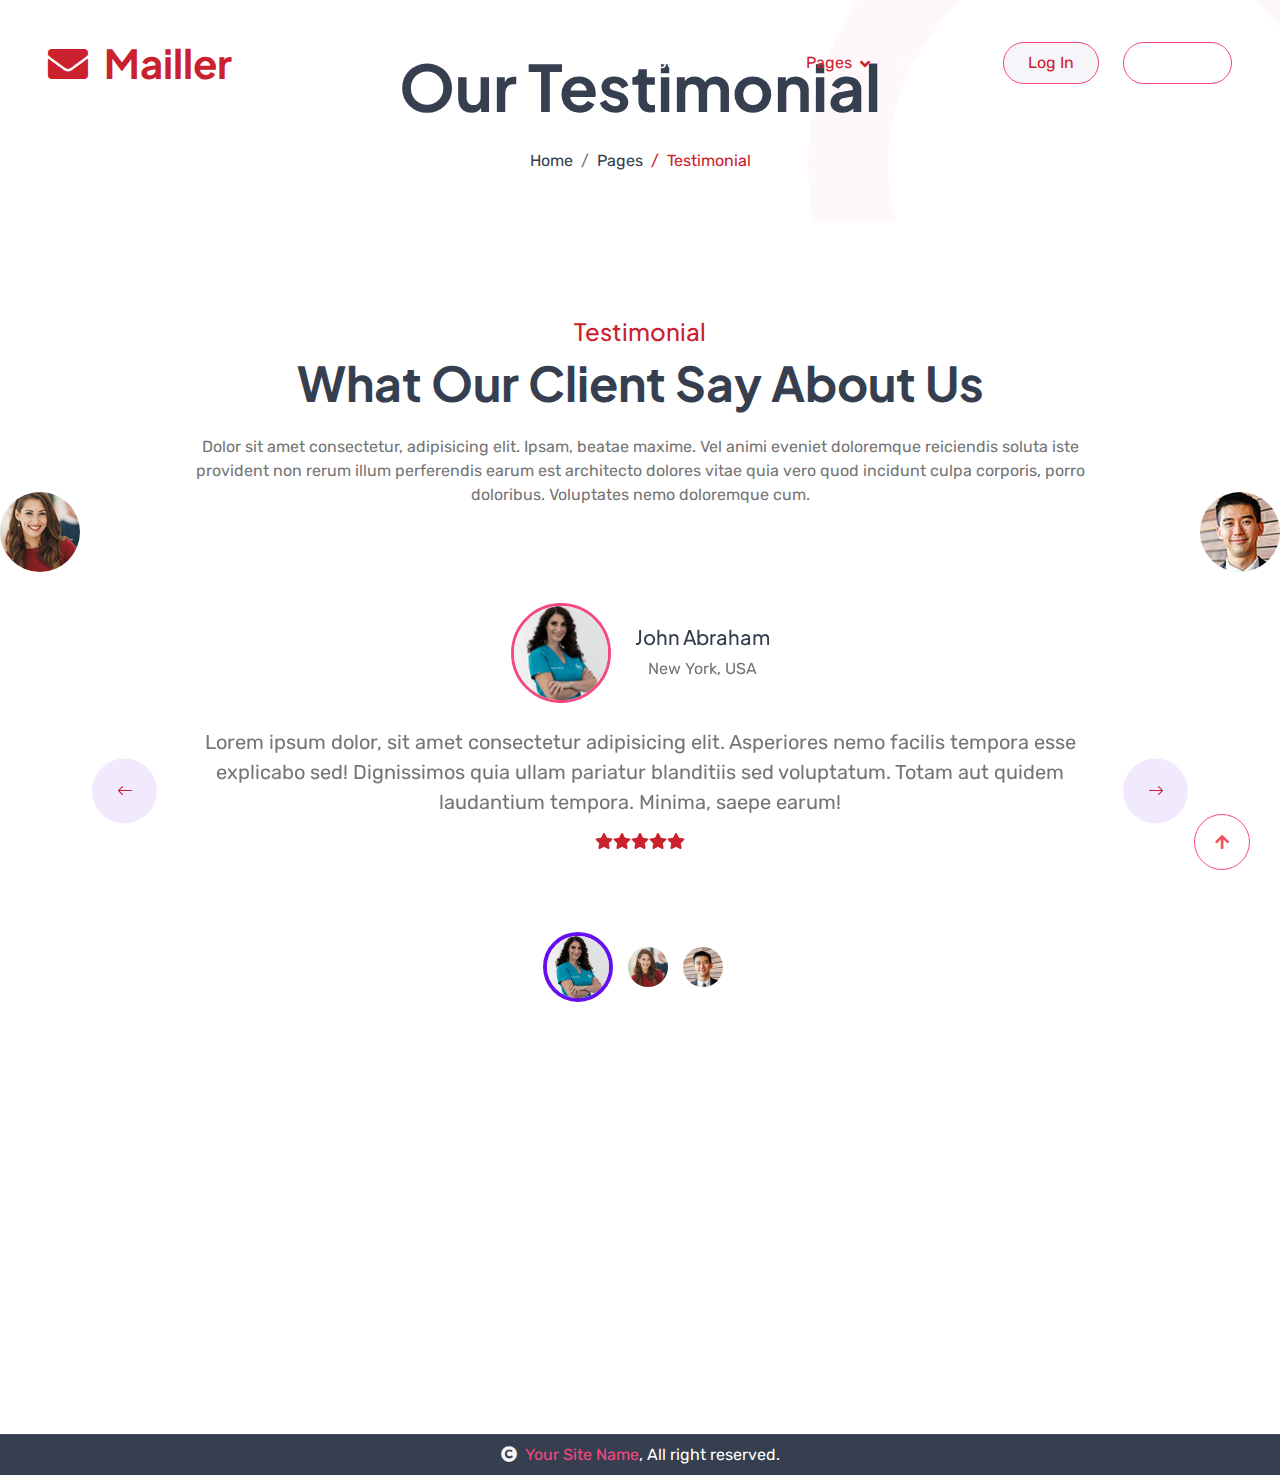
<file: testimonial.html>
<!DOCTYPE html>
<html lang="en">

    <head>
        <meta charset="utf-8">
        <title>Mailler - SaaS Website Template</title>
        <meta content="width=device-width, initial-scale=1.0" name="viewport">
        <meta content="" name="keywords">
        <meta content="" name="description">

        <!-- Google Web Fonts -->
        <link rel="preconnect" href="https://fonts.googleapis.com">
        <link rel="preconnect" href="https://fonts.gstatic.com" crossorigin>
        <link href="https://fonts.googleapis.com/css2?family=Plus+Jakarta+Sans:wght@500;600;700&family=Rubik:wght@400;500&display=swap" rel="stylesheet"> 

        <!-- Icon Font Stylesheet -->
        <link rel="stylesheet" href="https://use.fontawesome.com/releases/v5.15.4/css/all.css"/>
        <link href="https://cdn.jsdelivr.net/npm/bootstrap-icons@1.4.1/font/bootstrap-icons.css" rel="stylesheet">

        <!-- Libraries Stylesheet -->
        <link href="lib/animate/animate.min.css" rel="stylesheet">
        <link href="lib/owlcarousel/assets/owl.carousel.min.css" rel="stylesheet">
        <link href="lib/lightbox/css/lightbox.min.css" rel="stylesheet">


        <!-- Customized Bootstrap Stylesheet -->
        <link href="css/bootstrap.min.css" rel="stylesheet">

        <!-- Template Stylesheet -->
        <link href="css/style.css" rel="stylesheet">
    </head>

    <body>

        <!-- Spinner Start -->
        <div id="spinner" class="show bg-white position-fixed translate-middle w-100 vh-100 top-50 start-50 d-flex align-items-center justify-content-center">
            <div class="spinner-border text-primary" style="width: 3rem; height: 3rem;" role="status">
                <span class="sr-only">Loading...</span>
            </div>
        </div>
        <!-- Spinner End -->


        <!-- Navbar & Hero Start -->
        <div class="container-fluid p-0">
            <nav class="navbar navbar-expand-lg navbar-light bg-transparent px-4 px-lg-5 py-3 py-lg-0">
                <a href="index.html" class="navbar-brand p-0">
                    <h1 class="display-6 text-primary m-0"><i class="fas fa-envelope me-3"></i>Mailler</h1>
                    <!-- <img src="img/logo.png" alt="Logo"> -->
                </a>
                <button class="navbar-toggler" type="button" data-bs-toggle="collapse" data-bs-target="#navbarCollapse">
                    <span class="fa fa-bars"></span>
                </button>
                <div class="collapse navbar-collapse" id="navbarCollapse">
                    <div class="navbar-nav ms-auto py-0">
                        <a href="index.html" class="nav-item nav-link">Home</a>
                        <a href="about.html" class="nav-item nav-link">About</a>
                        <a href="service.html" class="nav-item nav-link">Services</a>
                        <div class="nav-item dropdown">
                            <a href="#" class="nav-link dropdown-toggle active" data-bs-toggle="dropdown">Pages</a>
                            <div class="dropdown-menu m-0">
                                <a href="feature.html" class="dropdown-item">Features</a>
                                <a href="pricing.html" class="dropdown-item">Pricing</a>
                                <a href="blog.html" class="dropdown-item">Blog</a>
                                <a href="testimonial.html" class="dropdown-item active">Testimonial</a>
                                <a href="404.html" class="dropdown-item">404 Page</a>
                            </div>
                        </div>
                        <a href="contact.html" class="nav-item nav-link">Contact Us</a>
                    </div>
                    <a href="#" class="btn btn-light border border-primary rounded-pill text-primary py-2 px-4 me-4">Log In</a>
                    <a href="#" class="btn btn-primary rounded-pill text-white py-2 px-4">Sign Up</a>
                </div>
            </nav>
        </div>
        <!-- Navbar & Hero End -->


         <!-- Header Start -->
         <div class="container-fluid bg-breadcrumb mb-0">
            <ul class="breadcrumb-animation">
                <li></li>
                <li></li>
                <li></li>
                <li></li>
                <li></li>
                <li></li>
                <li></li>
                <li></li>
                <li></li>
                <li></li>
            </ul>
            <div class="container text-center py-5" style="max-width: 900px;">
                <h3 class="display-3 mb-4 wow fadeInDown" data-wow-delay="0.1s">Our Testimonial</h1>
                <ol class="breadcrumb justify-content-center mb-0 wow fadeInDown" data-wow-delay="0.3s">
                    <li class="breadcrumb-item"><a href="index.html">Home</a></li>
                    <li class="breadcrumb-item"><a href="#">Pages</a></li>
                    <li class="breadcrumb-item active text-primary">Testimonial</li>
                </ol>    
            </div>
        </div>
        <!-- Header End -->


        <!-- Testimonial Start -->
        <div class="container-fluid testimonial py-5 bg-white">
            <div class="container py-5">
                <div class="text-center mx-auto mb-5 wow fadeInUp" data-wow-delay="0.1s" style="max-width: 900px;">
                    <h4 class="text-primary">Testimonial</h4>
                    <h1 class="display-5 mb-4">What Our Client Say About Us</h1>
                    <p class="mb-0">Dolor sit amet consectetur, adipisicing elit. Ipsam, beatae maxime. Vel animi eveniet doloremque reiciendis soluta iste provident non rerum illum perferendis earum est architecto dolores vitae quia vero quod incidunt culpa corporis, porro doloribus. Voluptates nemo doloremque cum.
                    </p>
                </div>
                <div class="testimonial-carousel owl-carousel wow zoomInDown" data-wow-delay="0.2s">
                    <div class="testimonial-item" data-dot="<img class='img-fluid' src='img/testimonial-img-1.jpg' alt=''>">
                        <div class="testimonial-inner text-center p-5">
                            <div class="d-flex align-items-center justify-content-center mb-4">
                                <div class="testimonial-inner-img border border-primary border-3 me-4" style="width: 100px; height: 100px; border-radius: 50%;">
                                    <img src="img/testimonial-img-1.jpg" class="img-fluid rounded-circle" alt="">
                                </div>
                                <div>
                                    <h5 class="mb-2">John Abraham</h5>
                                    <p class="mb-0">New York, USA</p>
                                </div>
                            </div>
                            <p class="fs-7">Lorem ipsum dolor, sit amet consectetur adipisicing elit. Asperiores nemo facilis tempora esse explicabo sed! Dignissimos quia ullam pariatur blanditiis sed voluptatum. Totam aut quidem laudantium tempora. Minima, saepe earum!
                            </p>
                            <div class="text-center">
                                <div class="d-flex justify-content-center">
                                    <i class="fas fa-star text-primary"></i>
                                    <i class="fas fa-star text-primary"></i>
                                    <i class="fas fa-star text-primary"></i>
                                    <i class="fas fa-star text-primary"></i>
                                    <i class="fas fa-star text-primary"></i>
                                </div>
                            </div>
                        </div>
                    </div>
                    <div class="testimonial-item" data-dot="<img class='img-fluid' src='img/testimonial-img-2.jpg' alt=''>">
                        <div class="testimonial-inner text-center p-5">
                            <div class="d-flex align-items-center justify-content-center mb-4">
                                <div class="testimonial-inner-img border border-primary border-3 me-4" style="width: 100px; height: 100px; border-radius: 50%;">
                                    <img src="img/testimonial-img-2.jpg" class="img-fluid rounded-circle" alt="">
                                </div>
                                <div>
                                    <h5 class="mb-2">John Abraham</h5>
                                    <p class="mb-0">New York, USA</p>
                                </div>
                            </div>
                            <p class="fs-7">Lorem ipsum dolor, sit amet consectetur adipisicing elit. Asperiores nemo facilis tempora esse explicabo sed! Dignissimos quia ullam pariatur blanditiis sed voluptatum. Totam aut quidem laudantium tempora. Minima, saepe earum!
                            </p>
                            <div class="text-center">
                                <div class="d-flex justify-content-center">
                                    <i class="fas fa-star text-primary"></i>
                                    <i class="fas fa-star text-primary"></i>
                                    <i class="fas fa-star text-primary"></i>
                                    <i class="fas fa-star text-primary"></i>
                                    <i class="fas fa-star text-primary"></i>
                                </div>
                            </div>
                        </div>
                    </div>
                    <div class="testimonial-item" data-dot="<img class='img-fluid' src='img/testimonial-img-3.jpg' alt=''>">
                        <div class="testimonial-inner text-center p-5">
                            <div class="d-flex align-items-center justify-content-center mb-4">
                                <div class="testimonial-inner-img border border-primary border-3 me-4" style="width: 100px; height: 100px; border-radius: 50%;">
                                    <img src="img/testimonial-img-3.jpg" class="img-fluid rounded-circle" alt="">
                                </div>
                                <div>
                                    <h5 class="mb-2">John Abraham</h5>
                                    <p class="mb-0">New York, USA</p>
                                </div>
                            </div>
                            <p class="fs-7">Lorem ipsum dolor, sit amet consectetur adipisicing elit. Asperiores nemo facilis tempora esse explicabo sed! Dignissimos quia ullam pariatur blanditiis sed voluptatum. Totam aut quidem laudantium tempora. Minima, saepe earum!
                            </p>
                            <div class="text-center">
                                <div class="d-flex justify-content-center">
                                    <i class="fas fa-star text-primary"></i>
                                    <i class="fas fa-star text-primary"></i>
                                    <i class="fas fa-star text-primary"></i>
                                    <i class="fas fa-star text-primary"></i>
                                    <i class="fas fa-star text-primary"></i>
                                </div>
                            </div>
                        </div>
                    </div>
                </div>
            </div>
        </div>
        <!-- Testimonial End -->


        <!-- Footer Start -->
        <div class="container-fluid footer py-2 wow fadeIn bg-primary" data-wow-delay="0.2s">
            <div class="container py-3">
                <div class="row g-5">
                    <div class=" col-lg-3 col-xl-3">
                        <div class="footer-item d-flex flex-column">
                            <h4 class="mb-2 fw-bold footer-text">About</h4>
                            <!-- <a href=""> Why Mailler?</a>
                            <a href=""> Our Features</a>
                            <a href=""> Our Portfolio</a>
                            <a href=""> About Us</a>
                            <a href=""> Our Blog & News</a>
                            <a href=""> Get In Touch</a> -->
                            <p class="web-para text-white">Web Plant IT Solutions Private Limited, a leading Website development company in India, providing full-fledged tech services across the globe.</p>
                        </div>
                    </div>
                    <div class=" col-lg-3 col-xl-3">
                        <div class="footer-item d-flex flex-column">
                            <h4 class="mb-3 text-dark fw-bold footer-text">Quick Links</h4>
                          
                             <a href="index.html" class="text-white"> <i class="fa-solid fa-circle-chevron-right me-2 footer-text"></i> Home</a>
                            
                            
                            <a href="about.html" class="text-white"> <i class="fa-solid fa-circle-chevron-right me-2 footer-text"></i> About</a>
                             
                             
                            <a href="#" class="text-white"> <i class="fa-solid fa-circle-chevron-right me-2 footer-text"></i>Services</a>
                             
                            
                            <a href="contact.html" class="text-white"> <i class="fa-solid fa-circle-chevron-right me-2 footer-text"></i> Contact Us</a>
                             
                           
                        </div>
                    </div>
                    <div class="col-lg-3 col-xl-3">
                        <div class="footer-item d-flex flex-column">
                            <h4 class="mb-3 text-dark fw-bold footer-text">Services</h4>
                            <a href="web_development.html" class="text-white"> <i class="fa-solid fa-circle-chevron-right me-2 footer-text"></i>Web Development</a>
                            <a href="app_development.html" class="text-white"> <i class="fa-solid fa-circle-chevron-right me-2 footer-text"></i>App Development</a>
                            <a href="ecommerce.html" class="text-white"> <i class="fa-solid fa-circle-chevron-right me-2 footer-text"></i>E-commerce</a>
                            
                            <!-- <a href=""> Email Marketing</a>
                            <a href=""> Acquistion Emails</a>
                            <a href=""> Retention Emails</a> -->
                        </div>
                    </div>
                    <div class="col-lg-3 col-xl-3">
                        <div class="footer-item d-flex flex-column">
                            <h4 class="mb-3 text-dark fw-bold footer-text">Contact Info</h4>
                            <a href="" class="text-white"><i class="fa fa-map-marker-alt me-2 footer-text"></i> Hyderabad</a>
                            <a href="" class="text-white"><i class="fas fa-envelope me-2 footer-text"></i>thepatternscompany@gmail.com</a>
                            <a href="" class="text-white"><i class="fas fa-phone me-2 footer-text"></i> +91 62814 13577</a>
                            <!-- <a href="" class="mb-3"><i class="fas fa-print me-2"></i> +012 345 67890</a> -->
                            <div class="d-flex align-items-center mt-2">
                                <i class="fas fa-share fa-2x text-secondary me-2"></i>
                                <a class="btn-square btn btn-primary rounded-circle mx-1" href=""><i class="fab fa-facebook-f"></i></a>
                                <a class="btn-square btn btn-primary rounded-circle mx-1" href=""><i class="fab fa-twitter"></i></a>
                                <a class="btn-square btn btn-primary rounded-circle mx-1" href=""><i class="fab fa-instagram"></i></a>
                                <a class="btn-square btn btn-primary rounded-circle mx-1" href=""><i class="fab fa-linkedin-in"></i></a>
                            </div>
                        </div>
                    </div>
                </div>
            </div>
        </div>
        <!-- Footer End -->

        
        <!-- Copyright Start -->
        <div class="container-fluid copyright py-2">
            <div class="container">
                <div class="row g-4 align-items-center ">
                    <div class="col-md-12 text-center mb-md-0">
                        <span class="text-white"><a href="#"><i class="fas fa-copyright text-light me-2"></i>Your Site Name</a>, All right reserved.</span>
                    </div>
                    
                </div>
            </div>
        </div>
        <!-- Copyright End -->


        <!-- Back to Top -->
        <a href="#" class="btn btn-primary btn-lg-square back-to-top"><i class="fa fa-arrow-up"></i></a>   

        
    <!-- JavaScript Libraries -->
    <script src="https://ajax.googleapis.com/ajax/libs/jquery/3.6.4/jquery.min.js"></script>
    <script src="https://cdn.jsdelivr.net/npm/bootstrap@5.0.0/dist/js/bootstrap.bundle.min.js"></script>
    <script src="lib/wow/wow.min.js"></script>
    <script src="lib/easing/easing.min.js"></script>
    <script src="lib/waypoints/waypoints.min.js"></script>
    <script src="lib/counterup/counterup.min.js"></script>
    <script src="lib/owlcarousel/owl.carousel.min.js"></script>
    <script src="lib/lightbox/js/lightbox.min.js"></script>
    

    <!-- Template Javascript -->
    <script src="js/main.js"></script>
    </body>

</html>
</file>
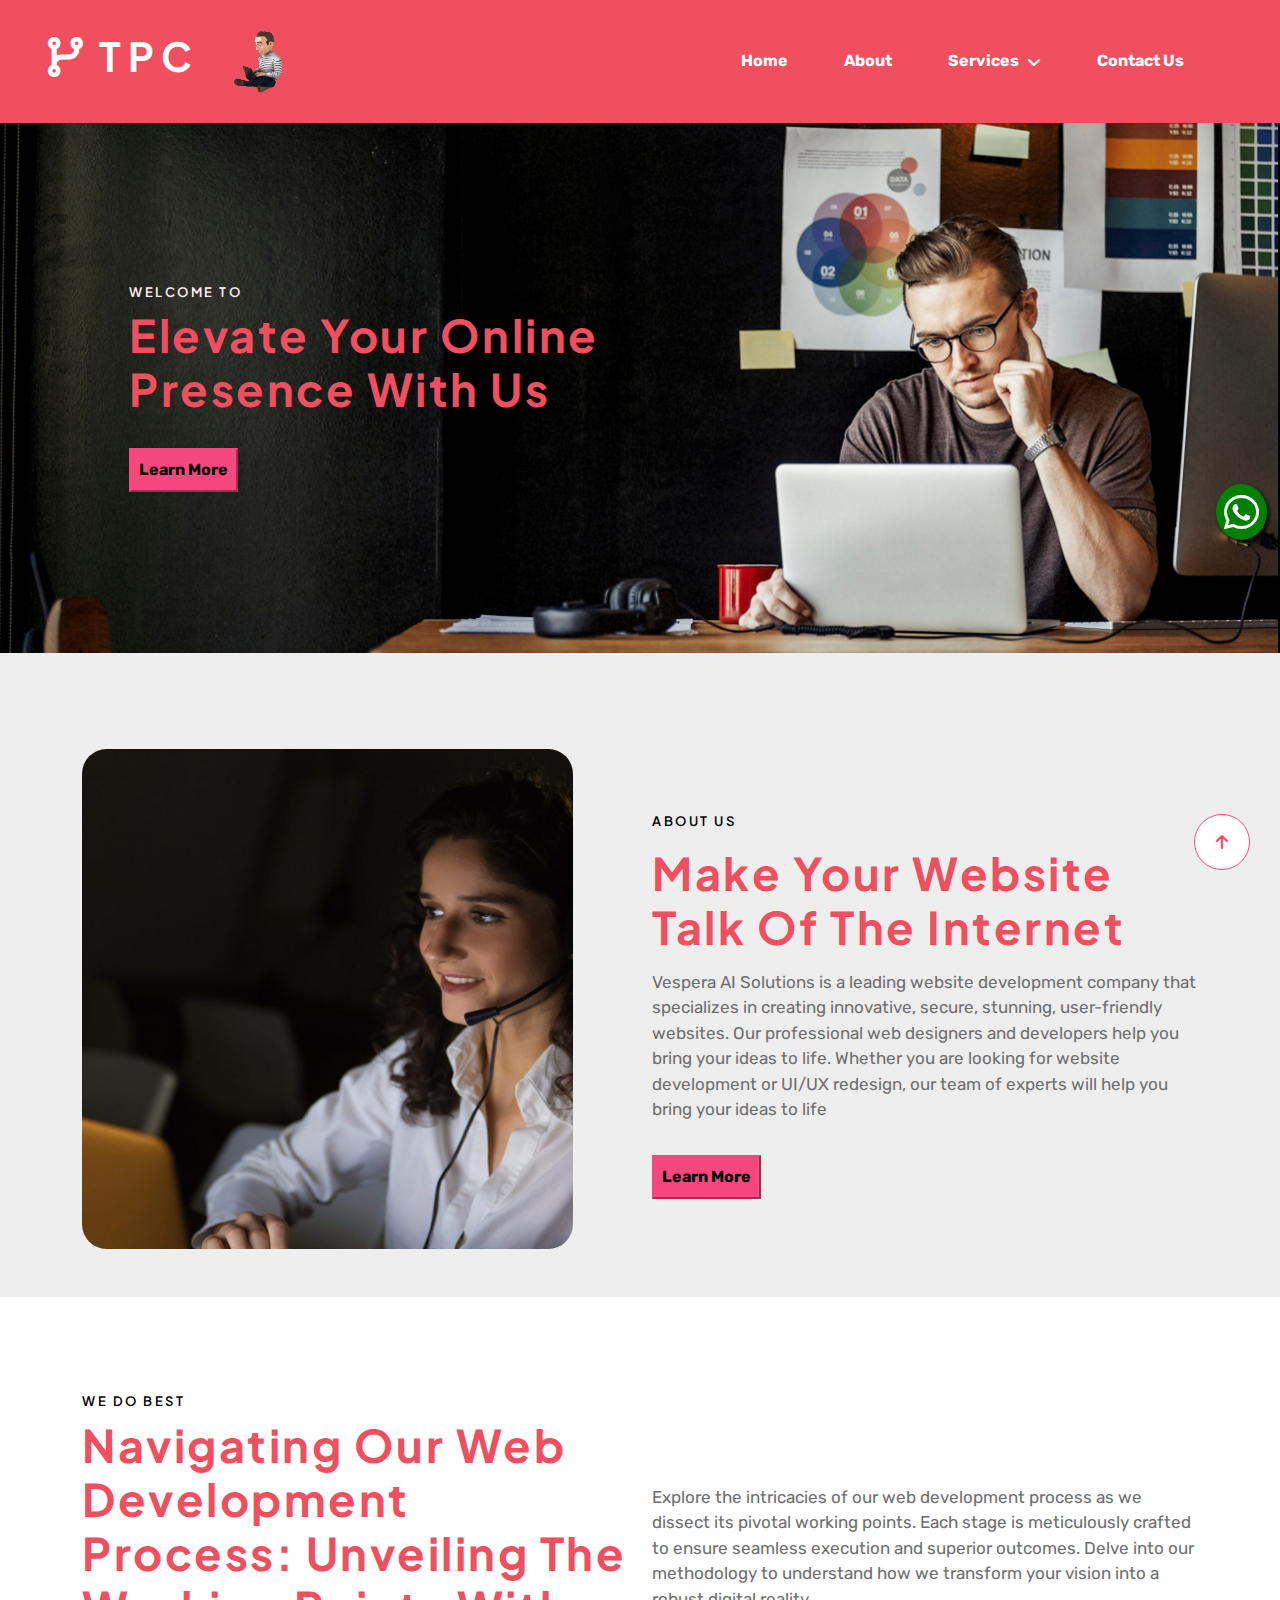
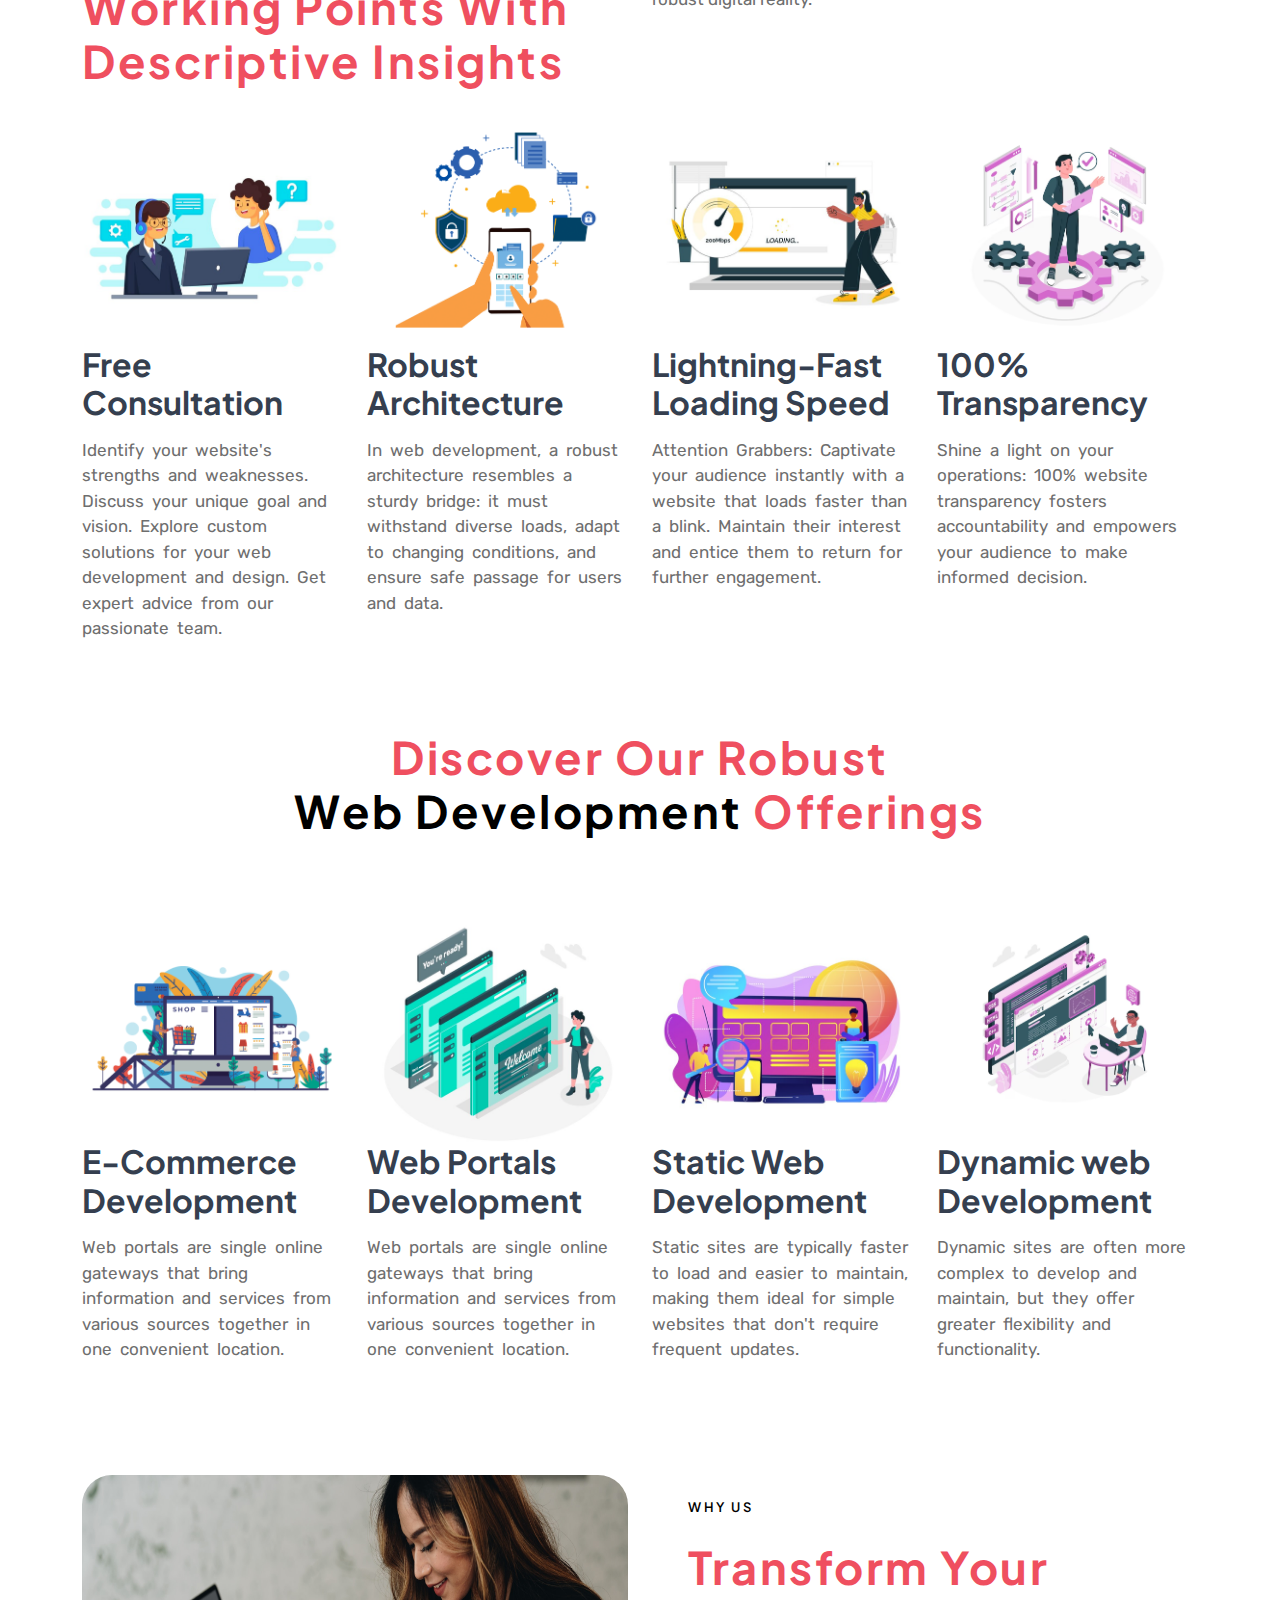
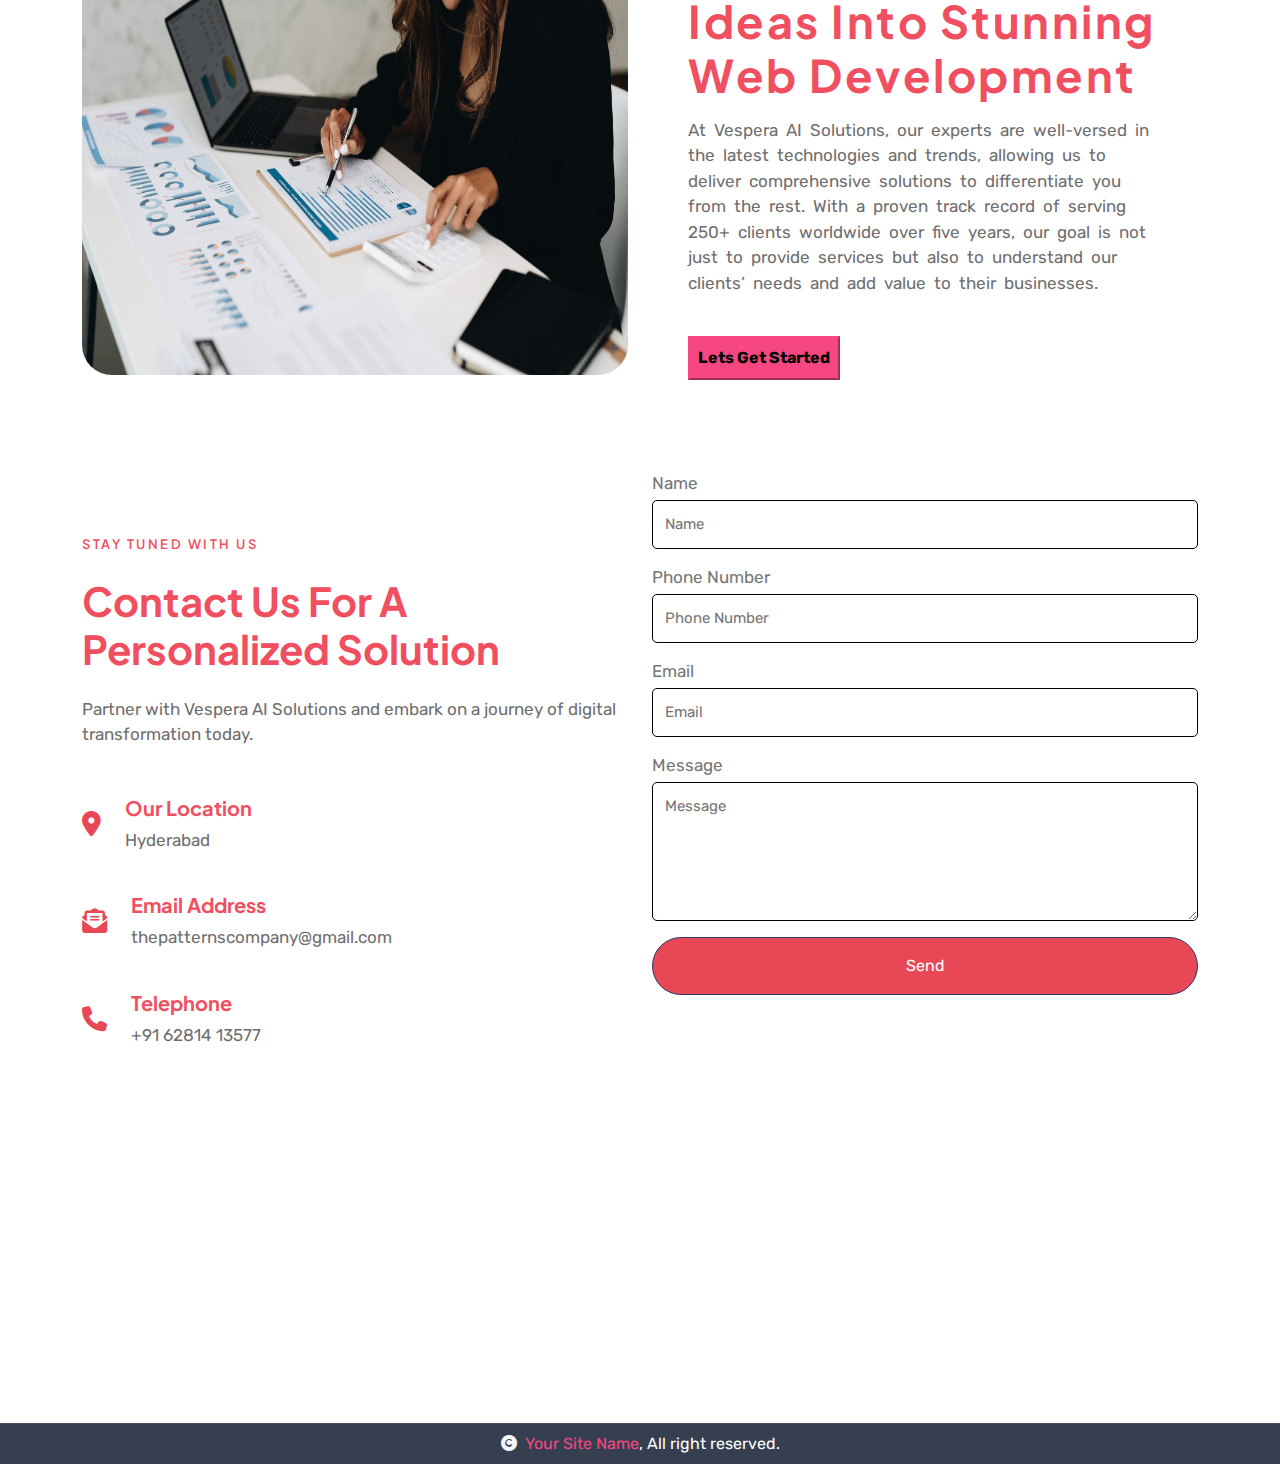
<file: web_development.html>
<!DOCTYPE html>
<html lang="en">

    <head>
        <meta charset="utf-8">
        <title>Mailler - SaaS Website Template</title>
        <meta content="width=device-width, initial-scale=1.0, user-scalable=no" name="viewport">
        <meta content="" name="keywords">
        <meta content="" name="description">

        <!-- Google Web Fonts -->
        <link rel="preconnect" href="https://fonts.googleapis.com">
        <link rel="preconnect" href="https://fonts.gstatic.com" crossorigin>
        <link href="https://fonts.googleapis.com/css2?family=Plus+Jakarta+Sans:wght@500;600;700&family=Rubik:wght@400;500&display=swap" rel="stylesheet"> 

        <!-- Icon Font Stylesheet -->
        <link rel="stylesheet" href="https://cdnjs.cloudflare.com/ajax/libs/font-awesome/6.5.2/css/all.css"/>
        <link href="https://cdn.jsdelivr.net/npm/bootstrap-icons@1.4.1/font/bootstrap-icons.css" rel="stylesheet">

        <!-- Libraries Stylesheet -->
        <link href="lib/animate/animate.min.css" rel="stylesheet">
        <link href="lib/owlcarousel/assets/owl.carousel.min.css" rel="stylesheet">
        <link href="lib/lightbox/css/lightbox.min.css" rel="stylesheet">


        <!-- Customized Bootstrap Stylesheet -->
        <link href="css/bootstrap.min.css" rel="stylesheet">

        <!-- Template Stylesheet -->
        <link href="css/style.css" rel="stylesheet">
    </head>

    <body>

        <!-- Spinner Start -->
        <div id="spinner" class="show bg-white position-fixed translate-middle w-100 vh-100 top-50 start-50 d-flex align-items-center justify-content-center">
            <div class="spinner-border text-primary" style="width: 3rem; height: 3rem;" role="status">
                <span class="sr-only">Loading...</span>
            </div>
        </div>
        <!-- Spinner End -->


        <!-- Navbar & Hero Start -->
        <div class="container-fluid p-0">
            <nav class="navbar navbar-expand-lg navbar-ligh px-5 px-lg-5 py-3 py-lg-4 d-flex justify-content-between bg-nav">
                <a href="index.html" class="navbar-brand p-0">
                    <h2 class="display-6 text-white m-0"><i class="fas fa-code-branch me-3"></i>T P C<img
                        class="headanimate" src="img/headanimation.gif" /></h2>                    <!-- <img src="img/logo.png" alt="Logo"> -->
                </a>
                <button class="navbar-toggler" type="button" data-bs-toggle="collapse" data-bs-target="#navbarCollapse">
                    <span class="fa fa-bars"></span>
                </button>
                <div class="collapse navbar-collapse" id="navbarCollapse">
                    <div class="navbar-nav ms-auto py-3">
                        <a href="index.html" class="nav-item nav-link fw-bold nav-color text-white">Home</a>
                        <a href="about.html" class="nav-item nav-link active fw-bold text-white">About</a>
                        <div class="nav-item dropdown">
                            <a href="#" class="nav-link dropdown-toggle fw-bold text-white" data-bs-toggle="dropdown">Services</a>
                            <div class="dropdown-menu m-0">
                                <a href="web_development.html" class="dropdown-item fw-bold">Web Development</a>
                                <a href="app_development.html" class="dropdown-item fw-bold">App Development</a>
                                <a href="ecommerce.html" class="dropdown-item fw-bold">E-Commerce</a>
                            </div>
                        </div>
                        <a href="contact.html" class="nav-item nav-link fw-bold text-white">Contact Us</a>
                    </div>
                    <!-- <a href="#" class="btn btn-light border border-primary rounded-pill text-primary py-2 px-4 me-4">Log In</a>
                    <a href="#" class="btn btn-primary rounded-pill text-white py-2 px-4">Sign Up</a> -->
                </div>
            </nav>
        </div>
        <!-- Navbar & Hero End -->

          <!--whatsapp-->
      <div class="whatsapp">
        <a href="https://wa.me/+918897922151">
            <i class="fa-brands fa-whatsapp"></i>
        </a>
      </div>
      <!--whatsapp-->


         <!-- Header Start -->
         <!-- <div class="container-fluid bg-breadcrumb">
            <ul class="breadcrumb-animation">
                <li></li>
                <li></li>
                <li></li>
                <li></li>
                <li></li>
                <li></li>
                <li></li>
                <li></li>
                <li></li>
                <li></li>
            </ul>
            <div class="container text-center py-5" style="max-width: 900px;">
                <h3 class="display-3 mb-4 wow fadeInDown" data-wow-delay="0.1s">About Us</h1>
                <ol class="breadcrumb justify-content-center mb-0 wow fadeInDown" data-wow-delay="0.3s">
                    <li class="breadcrumb-item"><a href="index.html">Home</a></li>
                    <li class="breadcrumb-item"><a href="#">Pages</a></li>
                    <li class="breadcrumb-item active text-primary">About</li>
                </ol>    
            </div>
        </div> -->

        
            <div class="web-bg d-flex flex-column justify-content-center typewriter">
                <div class="container">
                    <div class="col-lg-6 p-5">
                        <div class="row ">
                    <h2 class="web-bg-header">WELCOME TO</h2>
                    <h3 class="web-bg-header1">Elevate Your Online <br> Presence With Us</h3>
                    <a href="about.html"><button type="button" class="btn-primary p-2 mt-4 fw-bold">Learn More</button></a>

                        </div>
                </div>
                </div>

            </div>
            <!-- <div class="web-bg d-flex flex-column justify-content-center d-block d-lg-none">
                <div class="container">
                    <div class="col-lg-6 p-5">
                        <div class="row ">
                    <h2 class="web-bg-header">WELCOME TO</h2>
                    <h3 class="web-bg-header1">Elevate Your Online Presence With Us</h3>
                    <a href="about.html"><button type="button" class="btn-primary p-2 mt-4 fw-bold">Learn More</button></a>

                        </div>
                </div>
                </div>

            </div> -->

            <div class="container-fluid bg-color">
                <div class="container ">
                    <div class="row">
                        
                    <div class="col-lg-6 my-5 flip-in d-lg-block d-none">
                        
                            <img src="img/web-img.jpg" alt="" class="web-img mt-lg-5 ">   
                        </div>
                        <div class="col-lg-6 my-5 pt-lg-3 flip-in">
                            
                            <h2 class="web-header mt-lg-5 pt-lg-5">ABOUT US</h2>
                            <h3 class="web-bg-header1 mt-lg-3">Make Your Website Talk Of The Internet</h3>
                            <div class="col-lg-6 my-lg-5 flip-in d-lg-none d-block">
                        
                                <img src="img/web-img.jpg" alt="" class="web-img mt-lg-5 ">   
                            </div>
                            <p class="web-para mt-3">Vespera AI Solutions is a leading website development company that specializes in creating innovative, secure, stunning, user-friendly websites. Our professional web designers and developers help you bring your ideas to life. Whether you are looking for website development or UI/UX redesign, our team of experts will help you bring your ideas to life</p>
                            <a href="about.html"><button type="button" class="btn-primary p-2 fw-bold mt-lg-3">Learn More</button></a>
                        </div>
                        </div>
                    
                    </div>

            </div>
            <div class="container-fluid bg-colo pb-lg-5">
                <div class="container ">
                    <div class="row">
                        
                    <div class="col-lg-6 slide-in-left visible">
                        
                            <!-- <img src="img/web-img.jpg" alt="" class="web-img mt-5 ">    -->
                            <h2 class="web-header mt-lg-5 pt-5">WE DO BEST</h2>
                            <h4 class="web-header1">Navigating Our Web Development Process: Unveiling The Working Points With Descriptive Insights</h4>

                             
                        </div>
                        <div class="col-lg-6 mt-lg-5 pt-lg-5  d-flex flex-column justify-content-center slide-in-bottom">
                            <p class="web-para mt-4">Explore the intricacies of our web development process as we dissect its pivotal working points. Each stage is meticulously crafted to ensure seamless execution and superior outcomes. Delve into our methodology to understand how we transform your vision into a robust digital reality.</p>
                            <!-- <a href=""><button type="submit" class="btn-primary">Learn More</button></a> -->
                        </div>

                        <div class="col-lg-3 pt-lg-4 fade-in-zoom">
                            <img src="img/web-img1.png" alt="" class="img-fluid">
                            <h2 class="fw-bold mt-0">Free Consultation</h2>
                            <p class="web-para pt-2" style="word-spacing: 4px;">Identify your website's strengths and weaknesses. Discuss your unique goal and vision. Explore custom solutions for your web development and design. Get expert advice from our passionate team.</p>
                        </div>
                        <div class="col-lg-3 pt-4 fade-in-zoom">
                            <img src="img/web-img2.png" alt="" class="img-fluid">
                            <h2 class="fw-bold mt-0">Robust Architecture</h2>
                            <p class="web-para pt-2" style="word-spacing: 4px;">In web development, a robust architecture resembles a sturdy bridge: it must withstand diverse loads, adapt to changing conditions, and ensure safe passage for users and data.</p>
                        </div>
                        <div class="col-lg-3 pt-4 fade-in-zoom">
                            <img src="img/web-img3.png" alt="" class="img-fluid">
                            <h2 class="fw-bold mt-0">Lightning-Fast Loading Speed</h2>
                            <p class="web-para pt-2" style="word-spacing: 4px;">Attention Grabbers: Captivate your audience instantly with a website that loads faster than a blink. Maintain their interest and entice them to return for further engagement.</p>
                        </div>
                        <div class="col-lg-3 pt-4 fade-in-zoom">
                            <img src="img/web-img4.png" alt="" class="img-fluid">
                            <h2 class="fw-bold mt-0">100% Transparency</h2>
                            <p class="web-para pt-2" style="word-spacing: 4px;">Shine a light on your operations: 100% website transparency fosters accountability and empowers your audience to make informed decision.</p>
                        </div>
                        <h2 class="fw-bold web-header1 text-center pb-lg-5 pt-lg-5 mt-4">Discover Our Robust <br>
                           <span style="color: black;">Web Development</span>  Offerings</h2>

                       
                        <div class="col-lg-3 pt-lg-4">
                            <img src="img/web-img5.png" alt="" class="img-fluid">
                            <h2 class="fw-bold mt-0">E-Commerce Development</h2>
                            <p class="web-para pt-2" style="word-spacing: 4px;">Web portals are single online gateways that bring information and services from various sources together in one convenient location.</p>
                        </div>
                        <div class="col-lg-3 pt-4">
                            <img src="img/web-img6.png" alt="" class="img-fluid">
                            <h2 class="fw-bold mt-0">Web Portals Development</h2>
                            <p class="web-para pt-2" style="word-spacing: 4px;">Web portals are single online gateways that bring information and services from various sources together in one convenient location.</p>
                        </div>
                        <div class="col-lg-3 pt-4">
                            <img src="img/web-img7.png" alt="" class="img-fluid">
                            <h2 class="fw-bold mt-0">Static Web Development</h2>
                            <p class="web-para pt-2" style="word-spacing: 4px;">Static sites are typically faster to load and easier to maintain, making them ideal for simple websites that don't require frequent updates.</p>
                        </div>
                        <div class="col-lg-3 pt-4">
                            <img src="img/web-img8.png" alt="" class="img-fluid">
                            <h2 class="fw-bold mt-0">Dynamic web Development</h2>
                            <p class="web-para pt-2" style="word-spacing: 4px;">Dynamic sites are often more complex to develop and maintain, but they offer greater flexibility and functionality.</p>
                        </div>
                       
                        </div>
                        </div>
                        
                   
            </div>

                    <div class="container-fluid">
                        <div class="container">
                            <div class="row">
                                <div class="col-lg-6 my-lg-5 d-lg-block d-none">
                                    <img src="img/web-img9.jpg" alt="" class="img-fluid web-img9">
                                </div>
                                <div class="col-lg-6 px-lg-5">
                                    <h2 class="web-header mt-4 pt-lg-5">WHY US</h2>
                                    <h3 class="web-bg-header1 mt-lg-4">Transform Your Ideas Into Stunning Web Development</h3>
                                    <div class="col-lg-6 my-lg-5 d-lg-none d-block">
                                        <img src="img/web-img9.jpg" alt="" class="img-fluid web-img9">
                                    </div>
                                    <p class="web-para pt-2" style="word-spacing: 4px;">At Vespera AI Solutions, our experts are well-versed in the latest technologies and trends, allowing us to deliver comprehensive solutions to differentiate you from the rest.  With a proven track record of serving 250+ clients worldwide over five years, our goal is not just to provide services but also to understand our clients’ needs and add value to their businesses.</p>
                                    <a href="contact.html"><button type="button" class="btn-primary p-2 mt-lg-4 fw-bold">Lets Get Started</button></a>

                                </div>
                            </div>
                        </div>
                    </div>

                    <div class="container-fluid py-5">
                        <div class="container">
                            <div class="row">
                                <div class="col-lg-6">
                                    <h2 class="web-header" style="color: rgb(239, 79, 95);"> STAY TUNED WITH US</h2>
                                    <h1 class="fw-bold pt-3" style="color: rgb(239, 79, 95);">Contact Us For A <br>Personalized Solution</h1>
                                    <p class="pt-3 web-para">Partner with Vespera AI Solutions and embark on a journey of digital <br> transformation today.</p>
                            <div class="d-flex py-4">
                                <div class="pr-4">
                                    <i class="fa-solid fa-location-dot pt-4 icon-contact"></i> 
                                </div>
                                    <div class="px-4 pt-2">   
                                    <h5 class="fw-bold " style="color: rgb(239, 79, 95);">Our Location</h5>
                                
                                    <p class="web-para">Hyderabad</p>
                                    </div>
                            </div>
                             <div class="d-flex">
                                    <div class="pr-4">
                                        <i class="fa-solid fa-envelope-open-text pt-3 icon-contact"></i>
                                     </div>
                                    <div class="px-4">   
                                    <h5 class="fw-bold" style="color: rgb(239, 79, 95);">Email Address</h5>
                                
                                    <p class="web-para">thepatternscompany@gmail.com</p>
                                    </div>
                            </div>
                            <div class="d-flex pt-4">
                                    <div class="pr-4">
                                        <i class="fa-solid fa-phone pt-3 icon-contact"></i>
                                    </div>
                                    <div class="px-4">   
                                    <h5 class="fw-bold" style="color: rgb(239, 79, 95);">Telephone</h5>
                                    <p class="web-para">+91 62814 13577</p>
                                </div>
                            </div>      
                                </div>

                                <div class="col-lg-6">
                                    <div class="d-flex flex-column">
                                    <label for="" class="input-label mb-1">Name</label>
                                    <input type="text" placeholder="Name" class="input-form mb-3" required>
                                    </div>
                                    <div class="d-flex flex-column">
                                    <label for="" class="input-label mb-1">Phone Number</label>
                                    <input type="text" placeholder="Phone Number" class="input-form mb-3" required>
                                    </div>
                                    <div class="d-flex flex-column">
                                    <label for="" class="input-label mb-1">Email</label>
                                    <input type="text" placeholder="Email" class="input-form mb-3" required>
                                    </div>
                                    <div class="d-flex flex-column">
                                    <label for="" class="input-label mb-1">Message</label>
                                    <textarea type="text" rows="5" placeholder="Message" class="input-form mb-3" required></textarea>
                                    </div>
                                    <div class="">
                                        <button type="submit" class="btn-style w-100"><span class="text-white">Send</span>

                                        </button>
                                    </div>
                                    
                                </div>
                            </div>
                        </div>
                    </div>

                
                    
         <!-- Footer Start -->
        <div class="container-fluid footer py-2 wow fadeIn bg-primary" data-wow-delay="0.2s">
            <div class="container py-3">
                <div class="row g-5">
                    <div class=" col-lg-3 col-xl-3">
                        <div class="footer-item d-flex flex-column">
                            <h4 class="mb-2 fw-bold footer-text">About</h4>
                            <!-- <a href=""> Why Mailler?</a>
                            <a href=""> Our Features</a>
                            <a href=""> Our Portfolio</a>
                            <a href=""> About Us</a>
                            <a href=""> Our Blog & News</a>
                            <a href=""> Get In Touch</a> -->
                            <p class="web-para text-white">Web Plant IT Solutions Private Limited, a leading Website development company in India, providing full-fledged tech services across the globe.</p>
                        </div>
                    </div>
                    <div class=" col-lg-3 col-xl-3">
                        <div class="footer-item d-flex flex-column">
                            <h4 class="mb-3 text-dark fw-bold footer-text">Quick Links</h4>
                          
                             <a href="index.html" class="text-white"> <i class="fa-solid fa-circle-chevron-right me-2 footer-text"></i> Home</a>
                            
                            
                            <a href="about.html" class="text-white"> <i class="fa-solid fa-circle-chevron-right me-2 footer-text"></i> About</a>
                             
                             
                            <a href="#" class="text-white"> <i class="fa-solid fa-circle-chevron-right me-2 footer-text"></i>Services</a>
                             
                            
                            <a href="contact.html" class="text-white"> <i class="fa-solid fa-circle-chevron-right me-2 footer-text"></i> Contact Us</a>
                             
                           
                        </div>
                    </div>
                    <div class="col-lg-3 col-xl-3">
                        <div class="footer-item d-flex flex-column">
                            <h4 class="mb-3 text-dark fw-bold footer-text">Services</h4>
                            <a href="web_development.html" class="text-white"> <i class="fa-solid fa-circle-chevron-right me-2 footer-text"></i>Web Development</a>
                            <a href="app_development.html" class="text-white"> <i class="fa-solid fa-circle-chevron-right me-2 footer-text"></i>App Development</a>
                            <a href="ecommerce.html" class="text-white"> <i class="fa-solid fa-circle-chevron-right me-2 footer-text"></i>E-commerce</a>
                            
                            <!-- <a href=""> Email Marketing</a>
                            <a href=""> Acquistion Emails</a>
                            <a href=""> Retention Emails</a> -->
                        </div>
                    </div>
                    <div class="col-lg-3 col-xl-3">
                        <div class="footer-item d-flex flex-column">
                            <h4 class="mb-3 text-dark fw-bold footer-text">Contact Info</h4>
                            <a href="" class="text-white"><i class="fa fa-map-marker-alt me-2 footer-text"></i> Hyderabad</a>
                            <a href="" class="text-white"><i class="fas fa-envelope me-2 footer-text"></i>thepatternscompany@gmail.com</a>
                            <a href="" class="text-white"><i class="fas fa-phone me-2 footer-text"></i> +91 62814 13577</a>
                            <!-- <a href="" class="mb-3"><i class="fas fa-print me-2"></i> +012 345 67890</a> -->
                            <div class="d-flex align-items-center mt-2">
                                <i class="fas fa-share fa-2x text-secondary me-2"></i>
                                <a class="btn-square btn btn-primary rounded-circle mx-1" href=""><i class="fab fa-facebook-f"></i></a>
                                <a class="btn-square btn btn-primary rounded-circle mx-1" href=""><i class="fab fa-twitter"></i></a>
                                <a class="btn-square btn btn-primary rounded-circle mx-1" href=""><i class="fab fa-instagram"></i></a>
                                <a class="btn-square btn btn-primary rounded-circle mx-1" href=""><i class="fab fa-linkedin-in"></i></a>
                            </div>
                        </div>
                    </div>
                </div>
            </div>
        </div>
        <!-- Footer End -->

        
        <!-- Copyright Start -->
        <div class="container-fluid copyright py-2">
            <div class="container">
                <div class="row g-4 align-items-center ">
                    <div class="col-md-12 text-center mb-md-0">
                        <span class="text-white"><a href="#"><i class="fas fa-copyright text-light me-2"></i>Your Site Name</a>, All right reserved.</span>
                    </div>
                    
                </div>
            </div>
        </div>
        <!-- Copyright End -->
            

        
        <!-- Header End -->


         <!-- Back to Top -->
         <a href="#" class="btn btn-primary btn-lg-square back-to-top"><i class="fa fa-arrow-up"></i></a>   

        
         <!-- JavaScript Libraries -->
         <script src="https://ajax.googleapis.com/ajax/libs/jquery/3.6.4/jquery.min.js"></script>
         <script src="https://cdn.jsdelivr.net/npm/bootstrap@5.0.0/dist/js/bootstrap.bundle.min.js"></script>
         <script src="lib/wow/wow.min.js"></script>
         <script src="lib/easing/easing.min.js"></script>
         <script src="lib/waypoints/waypoints.min.js"></script>
         <script src="lib/counterup/counterup.min.js"></script>
         <script src="lib/owlcarousel/owl.carousel.min.js"></script>
         <script src="lib/lightbox/js/lightbox.min.js"></script>
         
     
         <!-- Template Javascript -->
         <script src="js/main.js"></script>
         </body>
     
     </html>
</file>
<file: css/style.css>
/*** Spinner Start ***/
/*** Spinner ***/
#spinner {
    opacity: 0;
    visibility: hidden;
    transition: opacity .5s ease-out, visibility 0s linear .5s;
    z-index: 99999;
}

#spinner.show {
    transition: opacity .5s ease-out, visibility 0s linear 0s;
    visibility: visible;
    opacity: 1;
}
/*** Spinner End ***/

.back-to-top {
    position: fixed;
    right: 30px;
    bottom: 30px;
    display: flex;
    width: 45px;
    height: 45px;
    align-items: center;
    justify-content: center;
    transition: 0.5s;
    z-index: 99;
}

/*** Button Start ***/
.btn {
    font-weight: 600;
    transition: .5s;
}

.btn-square {
    width: 32px;
    height: 32px;
}

.btn-sm-square {
    width: 34px;
    height: 34px;
}

.btn-md-square {
    width: 44px;
    height: 44px;
}

.btn-lg-square {
    width: 56px;
    height: 56px;
}

.btn-square,
.btn-sm-square,
.btn-md-square,
.btn-lg-square {
    padding: 0;
    display: flex;
    align-items: center;
    justify-content: center;
    font-weight: normal;
    border-radius: 50%;
}

.btn.btn-primary {
    background: white;
    color: rgb(239, 79, 95);
    font-weight: 400;
    transition: 0.5s;
}

.btn.btn-primary:hover {
    background: var(--bs-white) !important;
    color: var(--bs-primary) !important;
}

.btn.btn-light {
    background: var(--bs-light) !important;
    color: var(--bs-primary) !important;
    font-weight: 400;
    transition: 0.5s;
}

.btn.btn-light:hover {
    background: var(--bs-primary) !important;
    color: var(--bs-light) !important;
}


.RotateMoveLeft {
    position: relative;
    animation: RotateMoveLeft 10s linear infinite;
}

.RotateMoveRight {
    position: relative;
    animation: RotateMoveLeft 10s linear infinite;
}

@keyframes RotateMoveLeft {
    0%   {left: 0px;}
    50%   {left: 40px;}
    100%  {left: 0px;}
}

@keyframes RotateMoveRight {
    0%   {right: 0px;}
    50%   {right: 40px;}
    100%  {right: 0px;}
}


/*** Navbar ***/
.navbar-light .navbar-nav .nav-link {
    margin-right: 25px;
    padding: 35px 0;
    color: white;
    font-size: 16px;
    font-weight: 400;
    outline: none;
    transition: .5s;
}

.sticky-top.navbar-light .navbar-nav .nav-link {
    padding: 20px 0;
    color: var(--dark) !important;
}

.navbar-light .navbar-nav .nav-link:hover,
.navbar-light .navbar-nav .nav-link.active {
    color: var(--bs-primary) !important;
}

.navbar-light .navbar-brand img {
    max-height: 50px;
    transition: .5s;
}

.sticky-top.navbar-light .navbar-brand img {
    max-height: 45px;
}

.navbar .dropdown-toggle::after {
    border: none;
    content: "\f107";
    font-family: "Font Awesome 5 Free";
    font-weight: 600;
    vertical-align: middle;
    margin-left: 8px;
}

@media (min-width: 1200px) {
    .navbar .nav-item .dropdown-menu {
        display: block;
        visibility: hidden;
        top: 100%;
        transform: rotateX(-75deg);
        transform-origin: 0% 0%;
        border: 0;
        border-radius: 10px;
        transition: .5s;
        opacity: 0;
    }
}

.dropdown .dropdown-menu a:hover {
    background: rgb(239, 79, 95);
    color: var(--bs-white);
}

.navbar .nav-item:hover .dropdown-menu {
    transform: rotateX(0deg);
    visibility: visible;
    background: var(--bs-light) !important;
    transition: .5s;
    opacity: 1;
}

.collapse.navbar-collapse {
    transition: 0.5s;
}

@media (max-width: 992px) {
    nav.bg-transparent {
        position: absolute;
        width: 100%;
        /* background: transparent !important; */
    }

    .navbar.navbar-expand-lg button span {
        position: relative;
        z-index: 99;
    }

    .navbar {
        position: relative;
        background: var(--bs-light);
        z-index: 2;
    }

    .sticky-top.navbar-light {
        position: relative;
        background: var(--bs-white) !important;
        padding: 0 20px 20px 20px !important;
    }

    .sticky-top.navbar-light {
        background: transparent;
    }

    nav.navbar {
        padding: 0 30px 30px 0;
    }

    .navbar.navbar-expand-lg .navbar-toggler {
        padding: 10px 20px;
        border: 1px solid var(--bs-white);
        color: var(--bs-white);
    }

    .navbar-light .navbar-collapse {
        margin-top: 15px;
        border-top: 1px solid #DDDDDD;
    }

    .navbar-light .navbar-nav .nav-link,
    .sticky-top.navbar-light .navbar-nav .nav-link {
        padding: 10px 0;
        margin-left: 0;
        color: var(--bs-dark) !important;
    }


    .navbar-light .navbar-brand img {
        max-height: 45;
    }

    .hero-header {
        margin-top: -100px !important;
    }
}

@media (min-width: 992px) {
    .navbar-light {
        position: absolute;
        width: 100%;
        top: 0;
        left: 0;
        background: transparent !important;
        z-index: 999;
    }
    
    .sticky-top.navbar-light {
        position: fixed;
        background: var(--bs-light) !important;
    }
}
/*** Navbar End ***/

/*** Single Page Hero Header Start ***/
.bg-contact {
    background-image: url(../img/contact-us.jpg);
    /* background-position: center center; */
    text-align: center;
    background-repeat: no-repeat;
    background-size: cover;
    width: 100%;
    height: 500px;
}

.bg-breadcrumb::after {
    content: "";
    position: absolute;
    bottom: -20%;
    left: -10%;
    width: 600px;
    height: 600px;
    border-radius: 300px;
    border: 80px solid rgba(247, 71, 128, 0.05);
    background: transparent;
    animation: RotateMoveSingle 5s linear infinite;
    z-index: -1;
}

.bg-breadcrumb .breadcrumb {
    position: relative;
    z-index: 2;
}


@keyframes RotateMoveSingle {
    0% {
        -webkit-transform: rotateZ(0deg) rotate(0deg) translate3d(0, 1%, 0) rotateZ(0deg);
        transform: rotateZ(0deg) rotate(0deg) translate3d(0, 1%, 0) rotateZ(0deg);
    }
      100% {
        -webkit-transform: rotateZ(360deg) rotate(360deg) translate3d(0, 1%, 0) rotateZ(-360deg);
        transform: rotateZ(360deg) rotate(360deg) translate3d(0, 1%, 0) rotateZ(-360deg);
    }

    0% {bottom: 0px;}
    50%   {left: -10px;}
    75%   {bottom: 10%;}
    100%  {bottom: 0px;}
}

.bg-breadcrumb::before {
    content: "";
    position: absolute;
    top: -15%;
    right: -10%;
    width: 600px;
    height: 600px;
    border-radius: 300px;
    border: 80px solid rgba(247, 71, 128, 0.04);
    background: transparent;
    animation: RotateMoveSingle 5s linear infinite;
    z-index: -1;
}

@keyframes RotateMoveSingle {
    0% {
        -webkit-transform: rotateZ(0deg) rotate(0deg) translate3d(0, 1%, 0) rotateZ(0deg);
        transform: rotateZ(0deg) rotate(0deg) translate3d(0, 1%, 0) rotateZ(0deg);
    }
      100% {
        -webkit-transform: rotateZ(360deg) rotate(360deg) translate3d(0, 1%, 0) rotateZ(-360deg);
        transform: rotateZ(360deg) rotate(360deg) translate3d(0, 1%, 0) rotateZ(-360deg);
    }

    0% {top: 0px;}
    50%   {top: 10%;}
    100%  {top: 0px;}
}

@media (max-width: 992px) {
    .bg-breadcrumb {
        padding-top: 100px !important;
    }
}

.bg-breadcrumb .breadcrumb-item a {
    color: var(--bs-dark) !important;
}


.breadcrumb-animation {
    position: absolute;
    top: 0;
    left: 0;
    width: 100%;
    height: 100%;
    overflow: hidden;
}

.breadcrumb-animation li {
    position: absolute;
    display: block;
    list-style: none;
    width: 20px;
    height: 20px;
    background: rgba(102, 16, 242, 0.07);
    animation: animate 25s linear infinite;
    bottom: -150px;
    
}

.breadcrumb-animation li:nth-child(1) {
    left: 25%;
    width: 80px;
    height: 80px;
    animation-delay: 0s;
}


.breadcrumb-animation li:nth-child(2) {
    left: 10%;
    width: 20px;
    height: 20px;
    animation-delay: 2s;
    animation-duration: 12s;
}

.breadcrumb-animation li:nth-child(3) {
    left: 70%;
    width: 20px;
    height: 20px;
    animation-delay: 4s;
}

.breadcrumb-animation li:nth-child(4) {
    left: 40%;
    width: 60px;
    height: 60px;
    animation-delay: 0s;
    animation-duration: 18s;
}

.breadcrumb-animation li:nth-child(5) {
    left: 65%;
    width: 20px;
    height: 20px;
    animation-delay: 0s;
}

.breadcrumb-animation li:nth-child(6) {
    left: 75%;
    width: 110px;
    height: 110px;
    animation-delay: 3s;
}

.breadcrumb-animation li:nth-child(7) {
    left: 35%;
    width: 150px;
    height: 150px;
    animation-delay: 7s;
}

.breadcrumb-animation li:nth-child(8) {
    left: 50%;
    width: 25px;
    height: 25px;
    animation-delay: 15s;
    animation-duration: 45s;
}

.breadcrumb-animation li:nth-child(9) {
    left: 20%;
    width: 15px;
    height: 15px;
    animation-delay: 2s;
    animation-duration: 35s;
}

.breadcrumb-animation li:nth-child(10) {
    left: 85%;
    width: 150px;
    height: 150px;
    animation-delay: 0s;
    animation-duration: 11s;
}

@keyframes animate {

    0%{
        transform: translateY(0) rotate(0deg);
        opacity: 1;
        border-radius: 0;
    }

    100%{
        transform: translateY(-1000px) rotate(720deg);
        opacity: 0;
        border-radius: 50%;
    }

}
/*** Single Page Hero Header End ***/


/*** Hearo Header Start ***/
.header::after {
    position: absolute;
    content: "";
    top: 0;
    right: 0;
    width: 60%;
    height: 100%;
    background: var(--bs-light);
    border-radius: 22% 78% 33% 67% / 32% 0% 100% 68%;
    animation: bgMove 5s linear infinite;
    z-index: -1;
}

@keyframes bgMove {
    0%   {right: 0px;}
    50%   {right: 20px;}
    100%  {right: 0px;}
}

.header::before {
    content: "";
    position: absolute;
    bottom: -9%;
    left: -7%;
    width: 400px;
    height: 400px;
    border-radius: 200px;
    border: 30px solid rgba(247, 71, 128, 0.05);
    background: transparent;
    animation: RotateMoveHeader 5s linear infinite;
    z-index: -1;

}

@keyframes RotateMoveHeader {
    0% {
        -webkit-transform: rotateZ(0deg) rotate(0deg) translate3d(0, 1%, 0) rotateZ(0deg);
        transform: rotateZ(0deg) rotate(0deg) translate3d(0, 1%, 0) rotateZ(0deg);
    }
      100% {
        -webkit-transform: rotateZ(360deg) rotate(360deg) translate3d(0, 1%, 0) rotateZ(-360deg);
        transform: rotateZ(360deg) rotate(360deg) translate3d(0, 1%, 0) rotateZ(-360deg);
    }


    0% {bottom: 0px;}
    50%   {left: -10px;}
    75%   {bottom: 9%;}
    100%  {bottom: 0px;}
}

.hero-header {
    padding-top: 160px;
    padding-bottom: 100px;
    position: relative;
}

.hero-header::after {
    content: "";
    position: absolute;
    left: 100px;
    bottom: 100px;
    width: 58px;
    height: 50px;
    background: url(../img/sty-1.png) center center no-repeat;
    animation: RotateMoveSty-3 45s linear infinite;
    transition: 0.5s;
    z-index: -1;
    
}

@keyframes RotateMoveSty-3 {
    0%   {left: 100px;}
    40%   {bottom: -0px;}
    50%   {left: 700px;}
    70%   {bottom: 500px;}
    80%   {left: 400px;}
    95%   {bottom: -0px;}
    100%  {left: 100px;}
}

.hero-header::before {
    content: "";
    position: absolute;
    left: 100px;
    bottom: 100px;
    width: 300px;
    height: 300px;
    border-radius: 150px;
    border: 30px solid rgba(102, 16, 242, 0.05);
    background: transparent;
    animation: RotateMoveSty-4 45s linear infinite;
    transition: 0.5s;
    z-index: -1;
    
}

@keyframes RotateMoveSty-4 {
    0%   {left: 100px;}
    40%   {bottom: -0px;}
    50%   {left: 700px;}
    70%   {bottom: 500px;}
    80%   {left: 400px;}
    95%   {bottom: -0px;}
    100%  {left: 100px;}
}


.hero-header .rotate-img {
    position: absolute;
    top: 70px;
    left: 20px;
}

.hero-header .rotate-img .rotate-sty-2 {
    position: absolute;
    top: 100px;
    left: 50px;
    width: 50px;
    height: 50px;
    border-radius: 30px;
    border: 5px solid rgba(247, 71, 128, 0.1);
    background: transparent;
    animation: RotateMoveSty-2 45s linear infinite;
    transition: 0.5s;

}

@keyframes RotateMoveSty-2 {
    0%   {left: 0px;}
    40%   {top: -30px;}
    50%   {left: 500px;}
    70%   {top: 200px;}
    80%   {left: 100px;}
    95%   {top: -30px;}
    100%  {left: 0px;}
}

.hero-header .rotate-img img {
    position: relative;
    animation: RotateMove 30s linear infinite;
    z-index: -1;
}

@keyframes RotateMove {
    0%   {left: 0px;}
    50%   {left: 200px;}
    100%  {left: 0px;}
}


@media (max-width: 992px) {
    .hero-header {
        padding-top: 280px;
        
    }

    .hero-header .rotate-img img {
        margin-top: 100px;
    }
   
}
/*** Hero Header End ***/


/*** Service Start ***/
.service .service-item {
    box-shadow: 0 0 45px rgba(0, 0, 0, 0.1);
}

.service .service-item,
.service .service-item .service-icon,
.service .service-item a {
    transition: 0.5s;
}

.service .service-item:hover {
    background: rgba(102, 16, 242, 0.09);
    border: 1px ;
}


.service .service-item:hover .service-icon,
.service .service-item:hover a {
    background: var(--bs-white) !important;
}

.service .service-item:hover a:hover {
    background: var(--bs-primary) !important;
    color: var(--bs-white);
}

/*** Service End ***/


/*** Features Start ***/
.feature .feature-img {
    background: var(--bs-light);
    border-radius: 58% 42% 21% 79% / 30% 29% 71% 70%;
}
/*** Features End ***/
/*** Feature ***/
.progress {
    height: 5px;
}

.progress .progress-bar {
    width: 0px;
    transition: 3s;
}


/*** Pricing Start ***/
.price .price-item {
    position: relative;
    overflow: hidden;
    transition: 0.5s;
}

.price .price-item:hover {
    background: var(--bs-white) !important;
    box-shadow: 0 0 45px rgba(0, 0, 0, 0.2);
}

.price .price-item .pice-item-offer {
    position: absolute;
    width: 200px;
    height: 110px;
    top: -45px;
    right: -80px;
    background: var(--bs-primary) !important;
    color: var(--bs-white);
    transform: rotate(42deg);
    display: flex;
    align-items: end;
    justify-content: center;
    padding-bottom: 10px;
}
/*** Pricing End ***/


/*** Blog Start ***/
.blog .blog-item {
    border-radius: 10px;
}

.blog .blog-item .blog-img {
    position: relative;
    overflow: hidden;
    background: rgba(102, 16, 242, 0.2);
    border-top-right-radius: 10px;
    border-top-left-radius: 10px;
}

.blog .blog-item .blog-img .blog-info {
    position: absolute;
    width: 100%;
    height: 100%;
    bottom: 0;
    left: 0;
    padding: 20px;
    background: rgba(102, 16, 242, 0.2);
    color: var(--bs-white) !important;
    display: flex;
    align-items: end;
    justify-content: space-between;
    transition: 0.5s;
}

.blog .blog-item .blog-img:hover .blog-info {
    background: rgba(0, 0, 0, .4);
}


.blog .blog-item .blog-content {
    border-bottom-left-radius: 10px;
    border-bottom-right-radius: 10px;
}

.blog .blog-item .blog-img img {
    transition: 0.5s;
}

.blog .blog-item .blog-img:hover img {
    transform: scale(1.3);
}
/*** Blog End ***/


/*** Testimonial Start ***/
.testimonial {
    position: relative;
    background: var(--bs-light);
    overflow: hidden;
    z-index: 1;
}
.testimonial::after {
    content: "";
    position: absolute;
    top: 30%;
    left: 0;
    width: 80px;
    height: 80px;
    border-radius: 40px;
    background: url(../img/testimonial-img-2.jpg) center center no-repeat;
    animation: TestimonialMoveLeft 100s linear infinite;
    z-index: -1;

}

.testimonial::before {
    content: "";
    position: absolute;
    top: 30%;
    right: 0;
    width: 80px;
    height: 80px;
    border-radius: 40px;
    background: url(../img/testimonial-img-3.jpg) center center no-repeat;
    animation: TestimonialMoveRight 100s linear infinite;
    z-index: -1;

}

@keyframes TestimonialMoveLeft {
    0%   {left: 0px;}
    25%   {top: 100px;}
    50%   {left: 100%;}
    75%   {top: 80%;}
    100%  {left: 0px;}
}

@keyframes TestimonialMoveRight {
    0%   {right: 0px;}
    25%   {top: 100px;}
    50%   {right: 100%;}
    75%   {top: 80%;}
    100%  {right: 0px;}
}

.testimonial .testimonial-carousel.owl-carousel {
    position: relative;
    padding: 0 35px;
    transition: 0.5s;
}

.testimonial .testimonial-carousel .owl-nav .owl-prev {
    position: absolute;
    top: 50%;
    left: 10px;
    transform: translateY(-50%);
    width: 65px;
    height: 65px;
    border-radius: 40px;
    display: flex;
    align-items: center;
    justify-content: center;
    background: rgba(102, 16, 242, 0.09);
    color: var(--bs-primary);
    transition: 0.5s;
}

.testimonial .testimonial-carousel .owl-nav .owl-next {
    position: absolute;
    top: 50%;
    right: 10px;
    transform: translateY(-50%);
    width: 65px;
    height: 65px;
    border-radius: 40px;
    display: flex;
    align-items: center;
    justify-content: center;
    background: rgba(102, 16, 242, 0.09);
    color: var(--bs-primary);
    transition: 0.5s;
}


.testimonial .testimonial-carousel .owl-nav .owl-prev:hover,
.testimonial .testimonial-carousel .owl-nav .owl-next:hover {
    background: var(--bs-primary);
    color: var(--bs-white) !important;
}


.testimonial-carousel .owl-dots {
    width: 100%;
    height: 120px;
    display: flex;
    align-items: center;
    justify-content: center;
    margin-top: 10px;
    transition: 0.5s;
}

.testimonial-carousel .owl-dots .owl-dot img {
    width: 40px;
    height: 40px;
    border-radius: 20px;
    margin-right: 15px;
    transition: 0.5s;
}

.testimonial-carousel .owl-dots .owl-dot.active img {
    width: 70px;
    height: 70px;
    border-radius: 40px;
    border: 4px solid var(--bs-secondary);
}

@media (min-width: 900px) {
    .testimonial .testimonial-carousel .testimonial-item .testimonial-inner p.fs-7 {
        font-size: 20px;
    }
}

@media (max-width: 576px) {
    .testimonial .testimonial-carousel.owl-carousel {
        padding: 0;
    }

    .testimonial .testimonial-carousel .owl-nav .owl-prev {
        margin-top: -250px;
        margin-left: -15px;
    }

    .testimonial .testimonial-carousel .owl-nav .owl-next {
        margin-top: -250px;
        margin-right: -15px;
    }
}
/*** Testimonial End ***/

/*** Contact Start ***/
.contact {
    position: relative;
    overflow: hidden;
    transition: 0.5s;
    z-index: 1;
}

.contact::after {
    content: "";
    position: absolute;
    top: 10%;
    left: -1%;
    width: 400px;
    height: 400px;
    border-radius: 200px;
    border: 60px solid rgba(102, 16, 242, 0.05);
    background: transparent;
    animation: ContactMoveLeft 50s linear infinite;
    z-index: 1;
}

@keyframes ContactMoveLeft {
    0%   {left: 0px;}
    25%   {top: 100px;}
    50%   {left: 90%;}
    75%   {top: 80%;}
    100%  {left: 0px;}
}

.contact::before {
    content: "";
    position: absolute;
    top: 10%;
    right: -1%;
    width: 400px;
    height: 400px;
    border-radius: 200px;
    border: 60px solid rgba(102, 16, 242, 0.05);
    background: transparent;
    animation: ContactMoveRight 50s linear infinite;
    z-index: 1;
}

@keyframes ContactMoveRight {
    0%   {right: 0px;}
    25%   {top: 100px;}
    50%   {right: 90%;}
    75%   {top: 80%;}
    100%  {right: 0px;}
}
/*** Contact End ***/


/*** Footer Start ***/
.footer {
    background: linear-gradient(rgba(102, 16, 242, 0.05), rgba(102, 16, 242, 0.05));
    background-position: center center;
    background-repeat: no-repeat;
    background-size: cover;
}
.footer .footer-item a {
    line-height: 35px;
    color: black;
    transition: 0.5s;
}

.footer .footer-item p {
    line-height: 35px;
}

.footer .footer-item a:hover {
    letter-spacing: 2px;
    color: white;
}

/*** Footer End ***/

/*** copyright Start ***/
.copyright {
    border-top: 1px solid rgba(255, 255, 255, 0.08);
    background: var(--bs-dark) !important;
}
/*** copyright end ***/


/* web-development bg img  */
.web-bg{
    background-image: url(../img/web-bg-img.jpg);
    background-position: center center;
    background-repeat: no-repeat;
    background-size: cover;
    width: 100%;
    height: 530px;
}

/* .nav-color{
    color: #f74780 !important;
} */

.web-bg-header{
    color: #FFF3F3;
    font-size: 13px;
    font-weight: 600;
    line-height: 1.3em;
    letter-spacing: 2.5px;
    /* font-family: Noto Sans; */
}

.web-bg-header1{
    color: rgb(239, 79, 95);
    font-size: 45px;
    font-weight: 700;
    line-height: 1.2em;
    letter-spacing: 2.5px;


}

.web-img{
    width: 90%;
    max-width: 100%;
    height: 500px;
    border-radius: 5%;
}

.web-header{
    color: black;
    font-size: 13px;
    margin-top: 65px;
    font-weight: 600;
    line-height: 1.3em;
    letter-spacing: 2.5px;
}

@media(max-width: 992px) {
    .web-header {
        margin-top: 0px;
    }
}

.web-para{
    color: #6E6E6E;
    font-size: 17px;
    font-weight: 400;
    line-height: 1.5em;
}
.web-header1{
    color: rgb(239, 79, 95);
    font-size: 45px;
    font-weight: 700;
    line-height: 1.2em;
    letter-spacing: 2.5px;
    /* text-align: justify; */
    /* word-spacing: 1px; */
}

.bg-color{
    background-color: #EEEEEE;
}

/* .card{
    background-color:#CB202D;
    border-radius: 10px;

    
} */
.v-head{
    font-size: 18px;
    color: #DDDDDD;
    
}

.card-1{
    background-color:#FF9B71;
    border-radius: 10px;
    text-align: center;
    margin-top: 15px;
    
    color:white;
    padding: 7px;
    
    

    
    
}

.card-row{
    display: flex;
    flex-wrap: wrap;
    gap: 20px;
}





.card {
    background-color: #34495e;
    border-radius: 10px;
    padding: 20px;
    color: #fff;
    transition: transform 0.3s, box-shadow 0.3s;
    overflow: hidden;
    position: relative;
    flex: 1;
    min-width: 300px;
    margin: 10px;
}
.card:hover {
    transform: translateY(-10px) scale(1.05);
    box-shadow: 0 10px 20px rgba(0, 0, 0, 0.3);
}
.card::before {
    content: '';
    position: absolute;
    top: -50%;
    left: -50%;
    width: 200%;
    height: 200%;
    background: radial-gradient(circle, rgba(243, 156, 18, 0.5), rgba(243, 156, 18, 0) 70%);
    transition: transform 0.5s;
    transform: scale(0);
    z-index: 0;
    pointer-events: none;
}
.card:hover::before {
    transform: scale(1);
}
.v-head {
    font-size: 24px;
    margin-bottom: 10px;
    position: relative;
    z-index: 1;
}
.text-white {
    position: relative;
    z-index: 1;
}
.icon {
    color: #FFD43B;
    font-size: 30px;
    margin-right: 10px;
    position: relative;
    z-index: 1;
}



.about-bg{
    background-image: url(../img/about-bg.jpg);
    /* background-position: center center; */
    text-align: center;
    background-repeat: no-repeat;
    background-size: cover;
    width: 100%;
    height: 500px;
}
@media screen and (max-width: 786px) {
    .about-bg {
        width: 100vw;
        background-size: cover;
    }

}
.about-bg-header{
    color:#CB202D;
    font-size: 60px;
}




/*** Header ***/
#header-carousel .carousel-caption {
    top: 0;
    left: 0;
    right: 0;
    bottom: 0;
    display: flex;
    flex-direction: column;
    align-items:end;
    justify-content:center;
    background: rgba(0, 0, 0, .5);
    z-index: 1;
}

#header-carousel .carousel-control-prev,
#header-carousel .carousel-control-next {
    width: 10%;
}

#header-carousel .carousel-control-prev-icon,
#header-carousel .carousel-control-next-icon {
    width: 3rem;
    height: 3rem;
}

@media (max-width: 768px) {
    #header-carousel .carousel-item {
        position: relative;
        
    }
    
    #header-carousel .carousel-item img {
        /* position: absolute; */
        width: 100%;
        height: 50%;
        object-fit: cover;
    }
}

#header-carousel .carousel-indicators [data-bs-target] {
    width: 60px;
    height: 60px;
    text-indent: 0;
    margin-bottom: 15px;
    border: 2px solid #FFFFFF;
    border-radius: 60px;
    overflow: hidden;
}

#header-carousel .carousel-indicators [data-bs-target] img {
    width: 100%;
    height: 50%;
    object-fit: cover;
}

.page-header {
    background: linear-gradient(rgba(0, 0, 0, .5), rgba(0, 0, 0, .5)), url(../img/carousel-1.jpg) center center no-repeat;
    background-size: cover;
}

.breadcrumb-item+.breadcrumb-item::before {
    color: var(--secondary);
}

.page-header .breadcrumb-item+.breadcrumb-item::before {
    color: var(--light);
}
/*** App Development service ***/



/*** Facts ***/
.fact-item {
    transition: .5s;
}

.fact-item:hover {
    margin-top: -10px;
    background: #FFFFFF !important;
    box-shadow: 0 0 45px rgba(0, 0, 0, .07);
}


/*** Service ***/
.service-item {
    box-shadow: 0 0 45px rgba(0, 0, 0, .07);
    border: 1px solid transparent;
    transition: .5s;
}

.service-item:hover {
    margin-top: -10px;
    box-shadow: none;
    border: 5px solid red;
}

/*** Img Border ***/
.img-border {
    position: relative;
    height: 100%;
    min-height: 400px;
    
}

.img-border::before {
    position: absolute;
    content: "";
    top: 0;
    left: 0;
    right: 3rem;
    bottom: 3rem;
    border: 5px solid var(--primary);
    border-radius: 6px;
}

.img-border img {
    position: absolute;
    top: 3rem;
    left: 3rem;
    width: calc(100% - 3rem);
    height: calc(100% - 3rem);
    object-fit: cover;
    border-radius: 6px;
   
}

/*** Project ***/
.project-item a {
    position: absolute;
    width: 100%;
    height: 100%;
    top: 0;
    left: 0;
    display: flex;
    align-items: center;
    justify-content: center;
    color: #FFFFFF;
    background: rgba(0, 0, 0, .5);
    border-radius: 6px;
    opacity: 0;
    transition: .5s;
}

.project-item:hover a {
    opacity: 1;
}

.project-carousel .owl-dots {
    display: flex;
    align-items: center;
    justify-content: center;
    flex-wrap: wrap;
    margin-top: 20px;
}

.project-carousel .owl-dot {
    width: 35px;
    height: 35px;
    margin: 3px;
    display: flex;
    align-items: center;
    justify-content: center;
    border: 1px solid #DEE2E6;
    border-radius: 35px;
    transition: .5s;
}

.project-carousel .owl-dot:hover,
.project-carousel .owl-dot.active {
    color: #FFFFFF;
    border-color: var(--primary);
    background: var(--bs-dark);
}


/*** Team ***/
.team-item {
    box-shadow: 0 0 45px rgba(0, 0, 0, .07);
}

.team-item .team-text {
    position: relative;
    height: 65px;
    overflow: hidden;
}

.team-item .team-title {
    position: absolute;
    width: 100%;
    height: 100%;
    top: 0;
    left: 0;
    display: flex;
    flex-direction: column;
    align-items: center;
    justify-content: center;
    transition: .5s;
}

.team-item:hover .team-title {
    top: -65px;
}

.team-item .team-social {
    position: absolute;
    width: 100%;
    height: 100%;
    top: 65px;
    left: 0;
    display: flex;
    align-items: center;
    justify-content: center;
    background: #FFFFFF;
    transition: .5s;
}

.team-item .team-social .btn {
    margin: 0 3px;
}

.team-item:hover .team-social {
    top: 0;
}

/* head animation*/
.headanimate{
    height:75px;
    width:140px;
}

@media screen and (max-width: 992px){
    .headanimate {
        display: none;
    }
    
}

/* services button style*/
.servicebut {
    padding: 0.8em 1.8em;
    border: 2px solid black;
    position: relative;
    overflow: hidden;
    background-color: transparent;
    text-align: center;
    text-transform: uppercase;
    font-size: 16px;
    transition: .3s;
    z-index: 1;
    font-family: inherit;
    color: black;
   }
   
   .servicebut::before {
    content: '';
    width: 0;
    height: 300%;
    position: absolute;
    top: 50%;
    left: 50%;
    transform: translate(-50%, -50%) rotate(45deg);
    background:black;
    transition: .5s ease;
    display: block;
    z-index: -1;
   }
   
   .servicebut:hover::before {
    width: 105%;
   }
   
   .servicebut:hover {
    color: white;
   }
.ecommerce-bg{
    background-image:url("../img/ecommerce.jpg") ;
    background-size: cover;
    background-position: center;
    /* min-height: 60vh; */
    height: 500px;
    width: 100%;
}

.service-card {
    height: 100%;
    position: relative; /* Ensures the pseudo-element is positioned correctly */
    background: linear-gradient(to bottom, #ef4f5f, #ef4f5f); /* Initial background */
    color: #ffffff;
    overflow: hidden; /* Hides the overflow of the pseudo-element */
    transition: color 0.5s ease; /* Smooth color transition */
}

.service-card::before {
    content: '';
    position: absolute;
    top: 0;
    left: 0;
    width: 100%;
    height: 100%;
    background: linear-gradient(to bottom, #ef4f5f 0%, #ffffff 100%); /* Transition background */
    z-index: -1;
    transition: transform 0.5s ease; /* Smooth background transition */
    transform: translateY(-100%);
}

.service-card:hover {
    color: #1f1f1f; /* Text color change */
}

.service-card:hover::before {
    transform: translateY(0); /* Move the gradient into view */
}


.service-card h4{
    color: #ffffff;
    transition: 0.5s ease-in;
}

.service-card:hover h4{
    color: #1f1f1f !important;
}

.service-card-img{
    width: 100px;
    height: 100px;
    padding-bottom: 20px;
    color: #ffffff !important;
}

.service-item-card h4{
    color: #E84855;
}

.service-item-card p{
    text-align: center;
}

.service-item-card img{
    width: 100px;
    height: 100px;
    padding-bottom: 10px;
}




   @keyframes typewriter {
    from {
      width: 0;
    }
    to {
      width: 100%;
    }
  }
  
  .typewriter{
    overflow: hidden;
    border-right: .15em solid black;
    white-space: nowrap;
    margin: 0 auto;
    animation: typewriter 3s steps(40, end);
  }

  /* @keyframes flipIn {
    from {
      transform: rotateX(-90deg);
      opacity: 0;
    }
    to {
      transform: rotateX(0);
      opacity: 1;
    }
  }
  
  .flip-in {
    animation: flipIn 3s ease-in-out;
  }




  @keyframes slideInLeft {
    from {
      transform: translateX(-100%);
    }
    to {
      transform: translateX(0);
    }
  }
  
  .slide-in-left {
    animation: slideInLeft 1.5s ease-out;
  }
  



  @keyframes slideInBottom {
    from {
      transform: translateY(100%);
    }
    to {
      transform: translateY(0);
    }
  }
  
  .slide-in-bottom {
    animation: slideInBottom 1.5s ease-out;
  }





  @keyframes fadeInZoom {
    from {
      opacity: 0;
      transform: scale(0.8);
    }
    to {
      opacity: 1;
      transform: scale(1);
    }
  }
  
  .fade-in-zoom {
    animation: fadeInZoom 2s ease-in-out;
  }
  
  
  
   */

   .icon-contact{
   font-size: 25px;
   color: #E84855;
   }

   .input-form{
    border-color: black;
    /* border-radius: 10%; */
    border-style: solid;
    border-width: 1px 1px 1px 1px;
    border-radius: 5px 5px 5px 5px;
    padding: 12px 12px 12px 12px;
    font-size: 15px;
    background-color: #ffffff;
    font-weight: 400;
    max-width: 100%;
   }

   .input-label{
    font-size: 17px;
    font-weight: 400;
    line-height: 1.5em;
   }

   .btn-style{
    border-width: 1px 1px 1px 1px;
    border-radius: 30px 30px 30px 30px;
    padding: 16px 35px 16px 35px;
    border-color: #2B3A67;
    border-style: solid;
    background-color: #E84855;
    flex-basis: 100%;
   }
   /* .btn-style button{
    border: none;
    color: #ffffff;
    
   } */


   .bg-nav{
    background-color: rgb(239, 79, 95) !important;
   }

   .web-img9{
    border-radius: 30px;
     height: 500px;
   }




   .app-development-container {
    font-family: "Roboto";
    background-color: white;
    padding: 10px;
}
.app-development-heading {
    font-weight: bold;

}
.app-development-heading-caption {
    font-size: 20px;
    font-weight: bold;
    color: rgb(48, 47, 47);
}

.sub-heading {
    font-size: 35px;
    font-weight: bold;
}
.side-heading {
    font-weight: bold;
    font-size: 25px;
    color: rgb(97, 97, 97);
}
.content-container {
    text-align: left;
}
@media screen and (max-width: 768px) {
    .content-container {
        width: 80%;
    }
}
.app-development-description {
    font-size: 18px;
    text-align: justify;
    color: rgb(48, 47, 47);
}
.features-card {
    background-color: rgb(48, 47, 47);
    width: 85%;
    border-radius: 20px;
    padding: 15px;
    text-align: left;
}
@media screen and (min-width: 586px) {
    .features-card {
    width: 400px;
    padding: 20px;
    }
}
.card-heading {
    font-size: 25px;
    font-weight: bold;
    padding-left: 0px;
}
.list-item {
    font-size: 18px;
    color: rgb(151, 23, 44);
}
.features-list {
    list-style-type: none;
}
.tick-icon {
    margin-right: 10px;
    color: white;
}
.suggest-box {
    font-size: 13px;
    color: grey;
    padding: 10px;
    background-color: rgb(48, 40, 40);
    border-radius: 20px;
}
.suggest-box:hover {
    background-color: rgb(151, 23, 44);
    color: rgb(226, 216, 216);
}
.banner-section {
    margin-top: 50px;
    margin-bottom: 50px;
    background-color: rgb(39, 31, 31);
    padding: 40px;
    width: 80%;
    text-align: center;
    border-radius: 20px;
}
.banner-img {
    width: 300px;
    margin-right: 30px;
}
.banner-content {
    text-align: left;
}
.banner-description {
    font-size: 18px;
    color: rgb(124, 121, 121);
}
.our-works-heading {
    font-size: 30px;
    font-weight: bold;
}

.work-card {
    border-top-left-radius: 20px;
    border-top-right-radius: 20px;
    background-color: #ffffff;
    margin-bottom: 20px;
    padding: 0px;
    text-align: left;
}
.work-card:hover {
    transform: translateX(30px) translateY(10px);
}

.work-img {
    border-top-left-radius: 20px;
    border-top-right-radius: 20px;
    width: 100%;
}

.work-card-title {
    font-family: "Roboto";
    font-size: 20px;
    font-weight: bold;
    color: rgb(228, 41, 72);
}

.work-card-description {
    font-family: "Roboto";
    font-size: 15px;
    font-weight: 500;
    color: #323f4b;
}

.read-more {
    font-family: "Roboto";
    font-size: 15px;
    font-weight: bold;
    color: #1754a1;
}

.bg-banner-img {
    width: 100vw;
    height: 450px;
}



   @media(max-width: 992px){
    .web-bg-header1{
        font-size: 25px;
    }
    .web-bg{
        height: 220px;
    }
    .web-img{
        width: 100%;
        height: 350px;
        margin-top: 20px;
    }
    .web-header1{
        font-size: 25px;
        
        
    }

    .bg-banner-img {
        height: 220px;
    }

    .web-img9{
        /* height: 0%; */
        margin-top: 15px;
        margin-left: 17px;
        /* margin-bottom: 0px; */
        height: 300px;
        width: 320px;
    }


    .bg-contact{
        background-image: url(../img/contact-us.jpg);
        width: 100%;
        height: 220px;
    }

    .ecommerce-bg{
        background-image:url("../img/ecommerce.jpg") ;
        height: 220px;
        width: 100%;
    }

    .about-bg{
        background-image: url(../img/about-bg.jpg);
        width: 100%;
        height: 220px;
    }
   }





  .footer-text{
    color: black !important;
  }
  .whatsapp {
    position: fixed;
    bottom: 40%;
    right: 13px;
    z-index: 999;
  }
  .whatsapp i {
    font-size: 40px;
    color: white;
    background-color: green;
    padding: 8px;
    border-radius: 50%;
    box-shadow: 2px 3px 4px black;
  }
  .whatsapp:hover i {
    color: white;
    background: linear-gradient(90deg, #7ca482 0, #00b7ac 100%);
  }
.whatsapp p{
    background-color: #E84855;
    color: white;
    padding: 10px 12px;
border-radius: 100px;
border: 3px solid white;
box-shadow: 4px 4px 8px black;
}
</file>
